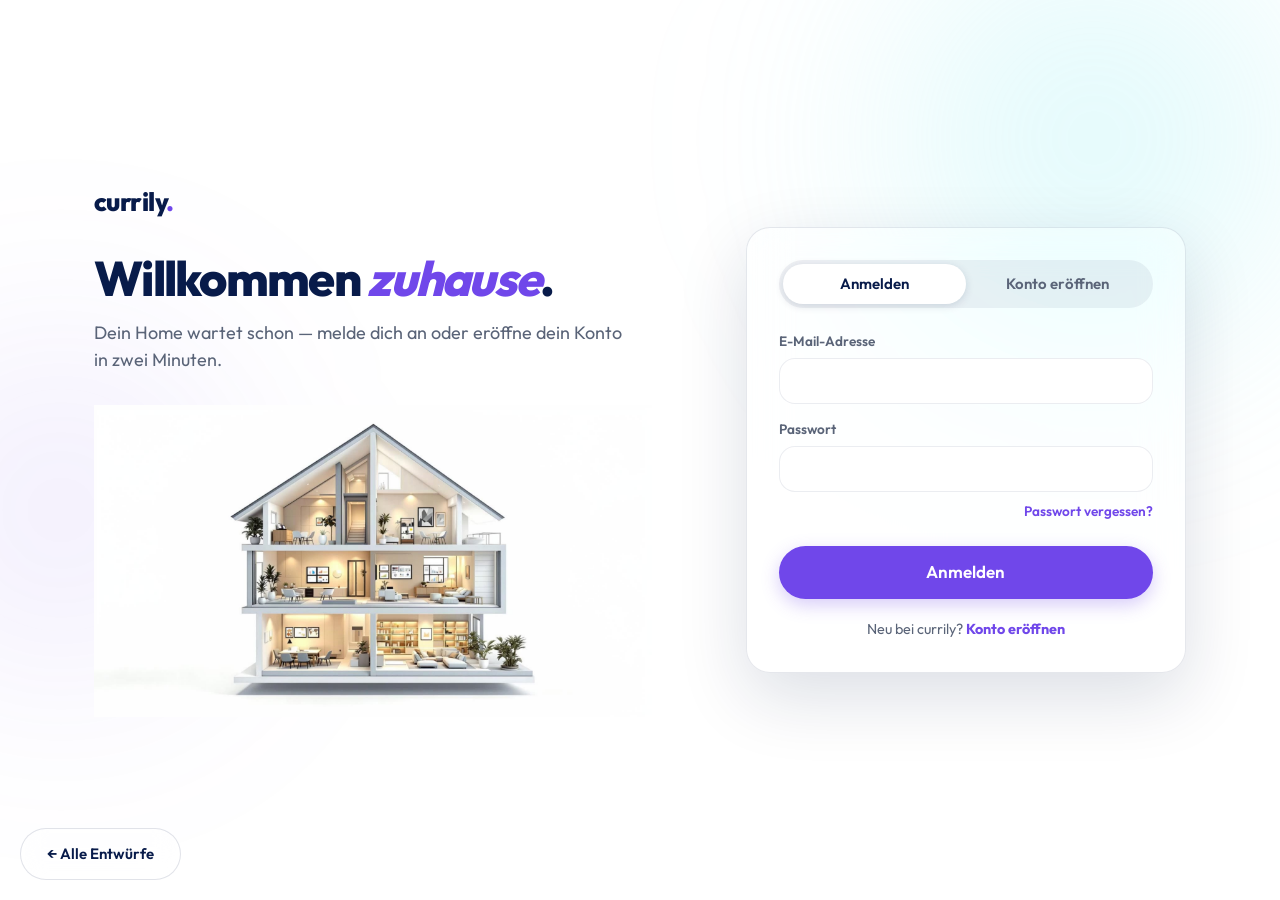
<file: anmeldung-a-haus.html>
<!doctype html>
<html lang="de">
<head>
<meta charset="utf-8">
<meta name="viewport" content="width=device-width, initial-scale=1">
<title>currily — Anmelden · Entwurf A: Schwebendes Haus</title>
<link rel="preconnect" href="https://fonts.googleapis.com">
<link rel="preconnect" href="https://fonts.gstatic.com" crossorigin>
<link href="https://fonts.googleapis.com/css2?family=Outfit:ital,wght@0,400;0,500;0,600;0,700;0,800;1,700&display=swap" rel="stylesheet">
<link rel="stylesheet" href="plattform.css?v=2">
<style>
  /* Entwurf A: Begrüßung + schwebendes Haus links, Glas-Karte rechts */
  .szene{position:relative;z-index:1;min-height:100svh;max-width:1140px;margin:0 auto;
    display:grid;grid-template-columns:1.15fr 1fr;gap:var(--space-12);align-items:center;
    padding:var(--space-10) var(--space-6)}
  .gruss{animation:grussAuf .9s var(--ease-default) both}
  .gruss .logo{font-size:26px}
  .gruss h1{margin-top:var(--space-8);font-size:clamp(34px,3.8vw,50px);line-height:1.05;letter-spacing:-.035em;font-weight:800}
  .gruss h1 em{font-style:italic;color:var(--purple)}
  .gruss .sub{margin-top:var(--space-4);font-size:18px;color:var(--grey);max-width:44ch}
  .gruss img{display:block;width:100%;height:auto;margin-top:var(--space-8);
    mix-blend-mode:multiply;pointer-events:none;-webkit-user-select:none;user-select:none}
  @keyframes grussAuf{from{opacity:0;transform:translateY(14px)}to{opacity:1;transform:none}}

  .an-karte{width:100%;max-width:440px;justify-self:end;padding:var(--space-8);
    animation:karteAn .9s var(--ease-default) .15s both}
  @keyframes karteAn{from{opacity:0;transform:translateY(18px) scale(.985)}to{opacity:1;transform:none}}

  /* Umschalter Anmelden / Konto eröffnen */
  .an-seg{position:relative;display:grid;grid-template-columns:1fr 1fr;gap:0;
    background:rgba(8,27,74,.06);border-radius:var(--radius-full);padding:4px;margin-bottom:var(--space-6)}
  .an-seg-pill{position:absolute;top:4px;left:4px;bottom:4px;width:calc(50% - 4px);
    background:#fff;border-radius:var(--radius-full);box-shadow:0 2px 8px rgba(8,27,74,.14);
    transition:transform var(--dur-normal) var(--ease-spring)}
  .an-seg.registrieren .an-seg-pill{transform:translateX(100%)}
  .an-seg button{position:relative;z-index:1;min-height:40px;border:0;background:transparent;cursor:pointer;
    font:inherit;font-size:15px;font-weight:600;color:var(--grey);border-radius:var(--radius-full);
    transition:color var(--dur-fast) var(--ease-default)}
  .an-seg button[aria-selected="true"]{color:var(--ink)}

  /* Formulare */
  [hidden]{display:none!important}
  .an-form{display:flex;flex-direction:column;gap:var(--space-4)}
  .an-feld{display:flex;flex-direction:column;gap:6px}
  .an-label{color:var(--grey);font-size:.85rem;font-weight:600}
  .an-label small{font-weight:500;color:var(--grey)}
  .an-input{width:100%;min-height:46px;padding:0 var(--space-4);border:1px solid var(--line);
    border-radius:var(--radius-lg);background:var(--bg);color:var(--ink);font:inherit;
    transition:border-color var(--dur-fast) var(--ease-default),box-shadow var(--dur-fast) var(--ease-default)}
  .an-input:hover{border-color:rgba(8,27,74,.16)}
  .an-input:focus{outline:none;border-color:var(--purple);box-shadow:0 0 0 3px rgba(112,71,234,.15)}
  .an-namen{display:grid;grid-template-columns:1fr 1fr;gap:var(--space-3)}
  .an-vergessen{align-self:flex-end;margin-top:-6px;border:0;background:none;padding:0;cursor:pointer;
    font:inherit;font-size:.85rem;font-weight:600;color:var(--purple)}
  .an-hinweis{font-size:.85rem;color:var(--grey);text-align:center}
  .an-check{display:flex;gap:var(--space-3);align-items:flex-start;cursor:pointer;
    font-size:.88rem;line-height:1.45;color:var(--grey)}
  .an-check input{width:20px;height:20px;margin-top:1px;accent-color:var(--purple);flex:0 0 auto}
  .an-check a{color:var(--purple);font-weight:600;text-decoration:underline}
  .an-cta{width:100%;margin-top:var(--space-2)}
  .an-cta[disabled]{opacity:.45;pointer-events:none}
  .an-wechsel{margin-top:var(--space-5);text-align:center;font-size:.9rem;color:var(--grey)}
  .an-wechsel button{border:0;background:none;padding:0;cursor:pointer;
    font:inherit;font-size:.9rem;font-weight:700;color:var(--purple)}

  .zurueck{position:fixed;left:20px;bottom:20px;z-index:10}
  body.geht-rein .szene{opacity:0;transform:scale(.985);transition:opacity .5s var(--ease-default),transform .5s var(--ease-default)}

  @media (max-width:900px){
    .szene{grid-template-columns:1fr;gap:var(--space-8);padding:var(--space-8) var(--space-5)}
    .gruss h1{margin-top:var(--space-6)}
    .gruss img{max-width:440px;margin:var(--space-6) auto 0}
    .an-karte{justify-self:stretch;max-width:none;padding:var(--space-6)}
  }
  @media (max-width:700px){
    .zurueck{position:static;display:flex;width:max-content;margin:var(--space-2) auto var(--space-8)}
  }
</style>
</head>
<body>
<div class="aurora" aria-hidden="true"><i></i><i></i></div>

<main>
  <div class="szene">
    <section class="gruss">
      <a class="logo" href="anmeldung-varianten.html" aria-label="currily">currily<span>.</span></a>
      <h1>Willkommen <em>zuhause</em>.</h1>
      <p class="sub">Dein Home wartet schon — melde dich an oder eröffne dein Konto in zwei Minuten.</p>
      <img src="anflug/frame_110.jpg" alt="" width="1792" height="1000">
    </section>

    <section class="an-karte glass" aria-label="Anmelden oder Konto eröffnen">
      <div class="an-seg" role="tablist" aria-label="Anmelden oder Konto eröffnen">
        <span class="an-seg-pill" aria-hidden="true"></span>
        <button type="button" role="tab" id="tab-anmelden" aria-selected="true" aria-controls="form-anmelden">Anmelden</button>
        <button type="button" role="tab" id="tab-registrieren" aria-selected="false" aria-controls="form-registrieren">Konto eröffnen</button>
      </div>

      <form class="an-form" id="form-anmelden" aria-labelledby="tab-anmelden">
        <div class="an-feld">
          <label class="an-label" for="an-mail">E-Mail-Adresse</label>
          <input class="an-input" id="an-mail" type="email" autocomplete="email" required>
        </div>
        <div class="an-feld">
          <label class="an-label" for="an-pass">Passwort</label>
          <input class="an-input" id="an-pass" type="password" autocomplete="current-password" required>
        </div>
        <button type="button" class="an-vergessen">Passwort vergessen?</button>
        <p class="an-hinweis an-vergessen-hinweis" role="status" hidden>Demo — jedes Passwort funktioniert, melde dich einfach an.</p>
        <button class="btn btn-primary an-cta" type="submit">Anmelden</button>
      </form>

      <form class="an-form" id="form-registrieren" aria-labelledby="tab-registrieren" hidden>
        <div class="an-namen">
          <div class="an-feld">
            <label class="an-label" for="neu-vorname">Vorname</label>
            <input class="an-input" id="neu-vorname" type="text" autocomplete="given-name" required>
          </div>
          <div class="an-feld">
            <label class="an-label" for="neu-nachname">Nachname</label>
            <input class="an-input" id="neu-nachname" type="text" autocomplete="family-name" required>
          </div>
        </div>
        <div class="an-feld">
          <label class="an-label" for="neu-mail">E-Mail-Adresse</label>
          <input class="an-input" id="neu-mail" type="email" autocomplete="email" required>
        </div>
        <div class="an-feld">
          <label class="an-label" for="neu-pass">Passwort <small>· mindestens 8 Zeichen</small></label>
          <input class="an-input" id="neu-pass" type="password" minlength="8" autocomplete="new-password" required>
        </div>
        <label class="an-check">
          <input type="checkbox">
          <span>Ich habe die <a href="#">Risikohinweise</a> gelesen und akzeptiere die <a href="#">AGB</a>. Ein Totalverlust des eingesetzten Kapitals ist möglich.</span>
        </label>
        <button class="btn btn-primary an-cta" type="submit" disabled>Konto eröffnen</button>
      </form>

      <p class="an-wechsel"><span>Neu bei currily?</span> <button type="button">Konto eröffnen</button></p>
    </section>
  </div>
</main>

<a class="btn btn-glass btn-small zurueck" href="anmeldung-varianten.html">← Alle Entwürfe</a>

<script>
(function(){
  'use strict';
  var seg = document.querySelector('.an-seg');
  var tabAn = document.getElementById('tab-anmelden');
  var tabNeu = document.getElementById('tab-registrieren');
  var formAn = document.getElementById('form-anmelden');
  var formNeu = document.getElementById('form-registrieren');
  var wechsel = document.querySelector('.an-wechsel');
  var wechselText = wechsel.querySelector('span');
  var wechselBtn = wechsel.querySelector('button');

  function zeige(neu){
    seg.classList.toggle('registrieren', neu);
    tabAn.setAttribute('aria-selected', String(!neu));
    tabNeu.setAttribute('aria-selected', String(neu));
    formAn.hidden = neu;
    formNeu.hidden = !neu;
    wechselText.textContent = neu ? 'Schon ein Konto?' : 'Neu bei currily?';
    wechselBtn.textContent = neu ? 'Anmelden' : 'Konto eröffnen';
    history.replaceState(null, '', neu ? '#registrieren' : location.pathname);
  }
  tabAn.addEventListener('click', function(){ zeige(false); });
  tabNeu.addEventListener('click', function(){ zeige(true); });
  wechselBtn.addEventListener('click', function(){ zeige(formNeu.hidden); });
  if (location.hash === '#registrieren') zeige(true);

  var vergessen = document.querySelector('.an-vergessen');
  var vergessenHinweis = document.querySelector('.an-vergessen-hinweis');
  vergessen.addEventListener('click', function(){ vergessenHinweis.hidden = false; });

  var haken = formNeu.querySelector('input[type=checkbox]');
  var ctaNeu = formNeu.querySelector('.an-cta');
  haken.addEventListener('change', function(){ ctaNeu.disabled = !haken.checked; });

  [formAn, formNeu].forEach(function(f){
    f.addEventListener('submit', function(e){
      e.preventDefault();
      var b = f.querySelector('.an-cta');
      b.disabled = true;
      b.textContent = 'Einen Moment…';
      document.body.classList.add('geht-rein');
      setTimeout(function(){ location.href = 'home.html'; }, 650);
    });
  });
})();
</script>
</body>
</html>
</file>
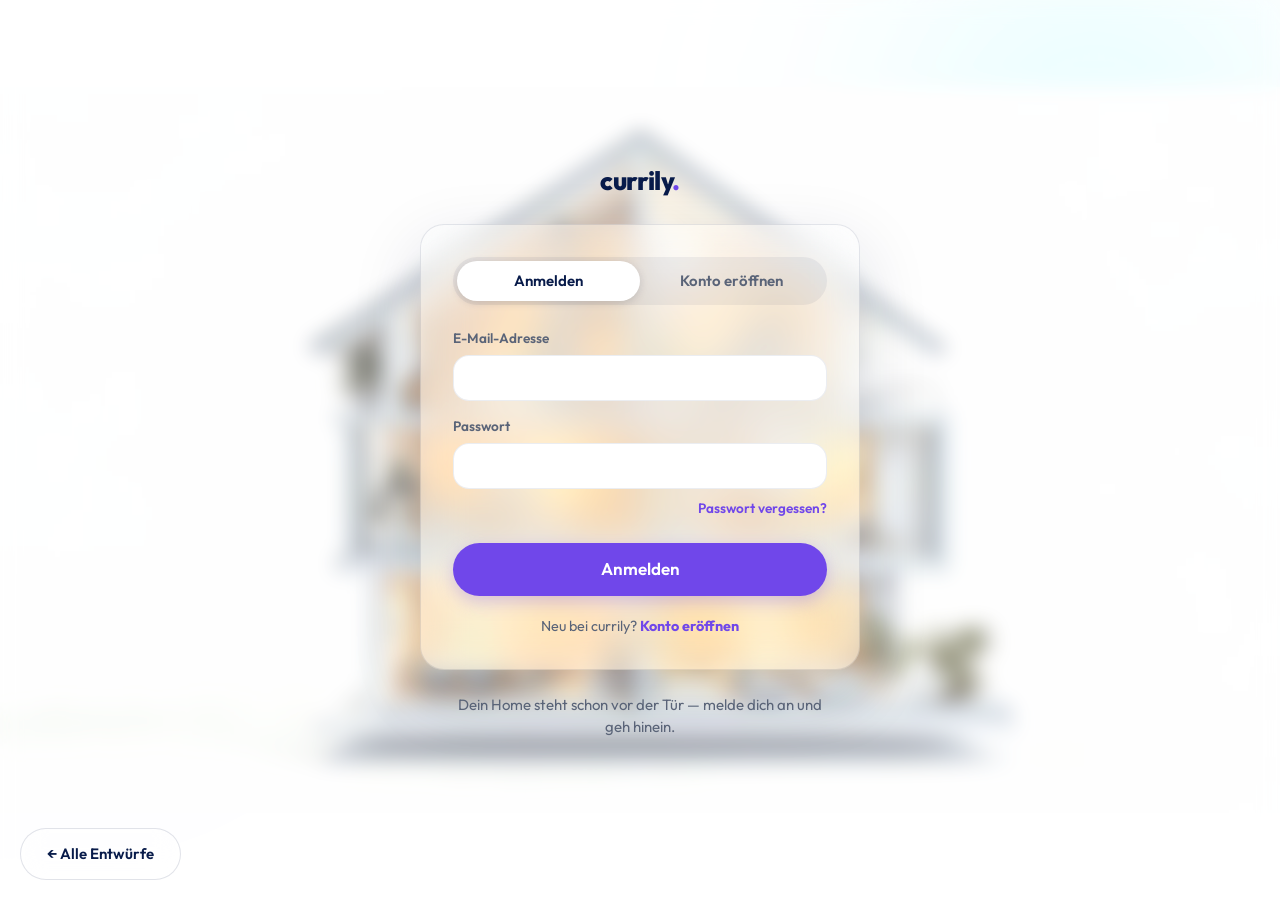
<file: anmeldung-b-tuer.html>
<!doctype html>
<html lang="de">
<head>
<meta charset="utf-8">
<meta name="viewport" content="width=device-width, initial-scale=1">
<title>currily — Anmelden · Entwurf B: Vor der Tür</title>
<link rel="preconnect" href="https://fonts.googleapis.com">
<link rel="preconnect" href="https://fonts.gstatic.com" crossorigin>
<link href="https://fonts.googleapis.com/css2?family=Outfit:ital,wght@0,400;0,500;0,600;0,700;0,800;1,700&display=swap" rel="stylesheet">
<link rel="stylesheet" href="plattform.css?v=2">
<style>
  /* Entwurf B: das Home steht groß hinter Milchglas — beim Anmelden öffnet sich die Tür */
  .haus-hinten{position:fixed;inset:0;z-index:0;display:flex;align-items:center;justify-content:center;overflow:hidden}
  .haus-hinten img{width:min(1300px,135vw);height:auto;mix-blend-mode:multiply;
    transition:transform .7s var(--ease-default)}
  .milchglas{position:fixed;inset:0;z-index:1;background:rgba(255,255,255,.44);
    backdrop-filter:blur(10px) saturate(160%);-webkit-backdrop-filter:blur(10px) saturate(160%);
    transition:opacity .6s var(--ease-default)}
  body.geht-rein .milchglas{opacity:0}
  body.geht-rein .haus-hinten img{transform:scale(1.05)}
  body.geht-rein .buehne{opacity:0;transform:translateY(-8px);
    transition:opacity .45s var(--ease-default),transform .45s var(--ease-default)}

  .buehne{position:relative;z-index:2;min-height:100svh;display:flex;flex-direction:column;
    align-items:center;justify-content:center;gap:var(--space-6);padding:var(--space-10) var(--space-5)}
  .buehne .logo{font-size:26px;animation:auftauchen .8s var(--ease-default) both}
  @keyframes auftauchen{from{opacity:0;transform:translateY(10px)}to{opacity:1;transform:none}}

  .an-karte{width:100%;max-width:440px;padding:var(--space-8);
    animation:karteAn .8s var(--ease-default) .12s both}
  @keyframes karteAn{from{opacity:0;transform:translateY(16px) scale(.985)}to{opacity:1;transform:none}}
  .an-claim{text-align:center;font-size:15px;color:var(--grey);max-width:38ch;
    animation:auftauchen .8s var(--ease-default) .2s both}

  /* Umschalter Anmelden / Konto eröffnen */
  .an-seg{position:relative;display:grid;grid-template-columns:1fr 1fr;gap:0;
    background:rgba(8,27,74,.06);border-radius:var(--radius-full);padding:4px;margin-bottom:var(--space-6)}
  .an-seg-pill{position:absolute;top:4px;left:4px;bottom:4px;width:calc(50% - 4px);
    background:#fff;border-radius:var(--radius-full);box-shadow:0 2px 8px rgba(8,27,74,.14);
    transition:transform var(--dur-normal) var(--ease-spring)}
  .an-seg.registrieren .an-seg-pill{transform:translateX(100%)}
  .an-seg button{position:relative;z-index:1;min-height:40px;border:0;background:transparent;cursor:pointer;
    font:inherit;font-size:15px;font-weight:600;color:var(--grey);border-radius:var(--radius-full);
    transition:color var(--dur-fast) var(--ease-default)}
  .an-seg button[aria-selected="true"]{color:var(--ink)}

  /* Formulare */
  [hidden]{display:none!important}
  .an-form{display:flex;flex-direction:column;gap:var(--space-4)}
  .an-feld{display:flex;flex-direction:column;gap:6px}
  .an-label{color:var(--grey);font-size:.85rem;font-weight:600}
  .an-label small{font-weight:500;color:var(--grey)}
  .an-input{width:100%;min-height:46px;padding:0 var(--space-4);border:1px solid var(--line);
    border-radius:var(--radius-lg);background:var(--bg);color:var(--ink);font:inherit;
    transition:border-color var(--dur-fast) var(--ease-default),box-shadow var(--dur-fast) var(--ease-default)}
  .an-input:hover{border-color:rgba(8,27,74,.16)}
  .an-input:focus{outline:none;border-color:var(--purple);box-shadow:0 0 0 3px rgba(112,71,234,.15)}
  .an-namen{display:grid;grid-template-columns:1fr 1fr;gap:var(--space-3)}
  .an-vergessen{align-self:flex-end;margin-top:-6px;border:0;background:none;padding:0;cursor:pointer;
    font:inherit;font-size:.85rem;font-weight:600;color:var(--purple)}
  .an-hinweis{font-size:.85rem;color:var(--grey);text-align:center}
  .an-check{display:flex;gap:var(--space-3);align-items:flex-start;cursor:pointer;
    font-size:.88rem;line-height:1.45;color:var(--grey)}
  .an-check input{width:20px;height:20px;margin-top:1px;accent-color:var(--purple);flex:0 0 auto}
  .an-check a{color:var(--purple);font-weight:600;text-decoration:underline}
  .an-cta{width:100%;margin-top:var(--space-2)}
  .an-cta[disabled]{opacity:.45;pointer-events:none}
  .an-wechsel{margin-top:var(--space-5);text-align:center;font-size:.9rem;color:var(--grey)}
  .an-wechsel button{border:0;background:none;padding:0;cursor:pointer;
    font:inherit;font-size:.9rem;font-weight:700;color:var(--purple)}

  .zurueck{position:fixed;left:20px;bottom:20px;z-index:10}

  @media (max-width:700px){
    .an-karte{padding:var(--space-6)}
    .haus-hinten img{width:230vw}
  }
  @media (max-width:700px){
    .zurueck{position:static;display:flex;width:max-content;margin:var(--space-2) auto var(--space-8)}
  }
</style>
</head>
<body>
<div class="aurora" aria-hidden="true"><i></i><i></i></div>
<div class="haus-hinten" aria-hidden="true"><img src="anflug/frame_110.jpg" alt="" width="1792" height="1000"></div>
<div class="milchglas" aria-hidden="true"></div>

<main>
  <div class="buehne">
    <a class="logo" href="anmeldung-varianten.html" aria-label="currily">currily<span>.</span></a>

    <section class="an-karte glass" aria-label="Anmelden oder Konto eröffnen">
      <div class="an-seg" role="tablist" aria-label="Anmelden oder Konto eröffnen">
        <span class="an-seg-pill" aria-hidden="true"></span>
        <button type="button" role="tab" id="tab-anmelden" aria-selected="true" aria-controls="form-anmelden">Anmelden</button>
        <button type="button" role="tab" id="tab-registrieren" aria-selected="false" aria-controls="form-registrieren">Konto eröffnen</button>
      </div>

      <form class="an-form" id="form-anmelden" aria-labelledby="tab-anmelden">
        <div class="an-feld">
          <label class="an-label" for="an-mail">E-Mail-Adresse</label>
          <input class="an-input" id="an-mail" type="email" autocomplete="email" required>
        </div>
        <div class="an-feld">
          <label class="an-label" for="an-pass">Passwort</label>
          <input class="an-input" id="an-pass" type="password" autocomplete="current-password" required>
        </div>
        <button type="button" class="an-vergessen">Passwort vergessen?</button>
        <p class="an-hinweis an-vergessen-hinweis" role="status" hidden>Demo — jedes Passwort funktioniert, melde dich einfach an.</p>
        <button class="btn btn-primary an-cta" type="submit">Anmelden</button>
      </form>

      <form class="an-form" id="form-registrieren" aria-labelledby="tab-registrieren" hidden>
        <div class="an-namen">
          <div class="an-feld">
            <label class="an-label" for="neu-vorname">Vorname</label>
            <input class="an-input" id="neu-vorname" type="text" autocomplete="given-name" required>
          </div>
          <div class="an-feld">
            <label class="an-label" for="neu-nachname">Nachname</label>
            <input class="an-input" id="neu-nachname" type="text" autocomplete="family-name" required>
          </div>
        </div>
        <div class="an-feld">
          <label class="an-label" for="neu-mail">E-Mail-Adresse</label>
          <input class="an-input" id="neu-mail" type="email" autocomplete="email" required>
        </div>
        <div class="an-feld">
          <label class="an-label" for="neu-pass">Passwort <small>· mindestens 8 Zeichen</small></label>
          <input class="an-input" id="neu-pass" type="password" minlength="8" autocomplete="new-password" required>
        </div>
        <label class="an-check">
          <input type="checkbox">
          <span>Ich habe die <a href="#">Risikohinweise</a> gelesen und akzeptiere die <a href="#">AGB</a>. Ein Totalverlust des eingesetzten Kapitals ist möglich.</span>
        </label>
        <button class="btn btn-primary an-cta" type="submit" disabled>Konto eröffnen</button>
      </form>

      <p class="an-wechsel"><span>Neu bei currily?</span> <button type="button">Konto eröffnen</button></p>
    </section>

    <p class="an-claim">Dein Home steht schon vor der Tür — melde dich an und geh hinein.</p>
  </div>
</main>

<a class="btn btn-glass btn-small zurueck" href="anmeldung-varianten.html">← Alle Entwürfe</a>

<script>
(function(){
  'use strict';
  var seg = document.querySelector('.an-seg');
  var tabAn = document.getElementById('tab-anmelden');
  var tabNeu = document.getElementById('tab-registrieren');
  var formAn = document.getElementById('form-anmelden');
  var formNeu = document.getElementById('form-registrieren');
  var wechsel = document.querySelector('.an-wechsel');
  var wechselText = wechsel.querySelector('span');
  var wechselBtn = wechsel.querySelector('button');

  function zeige(neu){
    seg.classList.toggle('registrieren', neu);
    tabAn.setAttribute('aria-selected', String(!neu));
    tabNeu.setAttribute('aria-selected', String(neu));
    formAn.hidden = neu;
    formNeu.hidden = !neu;
    wechselText.textContent = neu ? 'Schon ein Konto?' : 'Neu bei currily?';
    wechselBtn.textContent = neu ? 'Anmelden' : 'Konto eröffnen';
    history.replaceState(null, '', neu ? '#registrieren' : location.pathname);
  }
  tabAn.addEventListener('click', function(){ zeige(false); });
  tabNeu.addEventListener('click', function(){ zeige(true); });
  wechselBtn.addEventListener('click', function(){ zeige(formNeu.hidden); });
  if (location.hash === '#registrieren') zeige(true);

  var vergessen = document.querySelector('.an-vergessen');
  var vergessenHinweis = document.querySelector('.an-vergessen-hinweis');
  vergessen.addEventListener('click', function(){ vergessenHinweis.hidden = false; });

  var haken = formNeu.querySelector('input[type=checkbox]');
  var ctaNeu = formNeu.querySelector('.an-cta');
  haken.addEventListener('change', function(){ ctaNeu.disabled = !haken.checked; });

  [formAn, formNeu].forEach(function(f){
    f.addEventListener('submit', function(e){
      e.preventDefault();
      var b = f.querySelector('.an-cta');
      b.disabled = true;
      b.textContent = 'Einen Moment…';
      document.body.classList.add('geht-rein');
      setTimeout(function(){ location.href = 'home.html'; }, 750);
    });
  });
})();
</script>
</body>
</html>
</file>
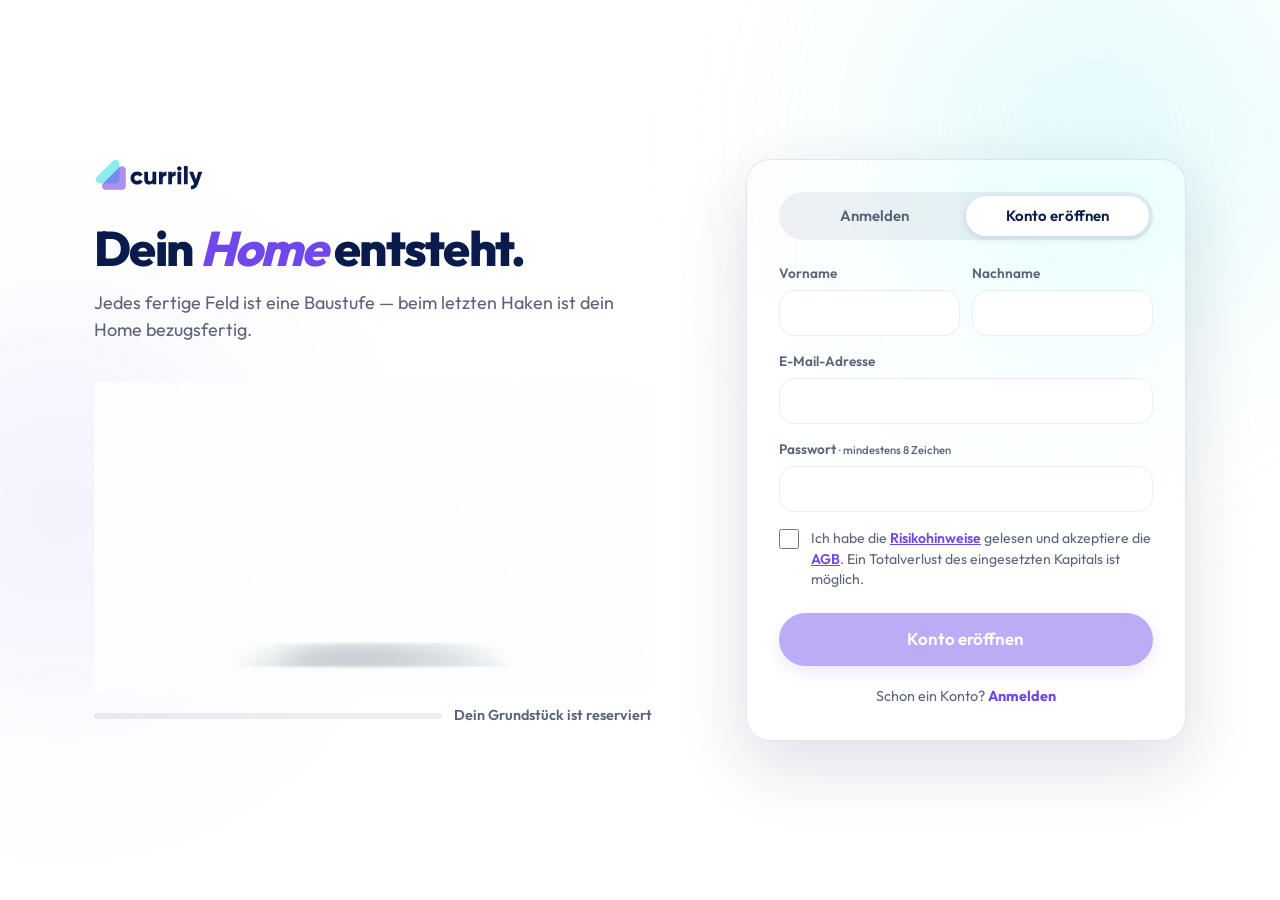
<file: anmeldung-c-aufbau.html>
<!doctype html>
<html lang="de">
<head>
<meta charset="utf-8">
<meta name="viewport" content="width=device-width, initial-scale=1">
<title>currily — Anmelden · Entwurf C: Dein Home entsteht</title>
<link rel="preconnect" href="https://fonts.googleapis.com">
<link rel="preconnect" href="https://fonts.gstatic.com" crossorigin>
<link href="https://fonts.googleapis.com/css2?family=Outfit:ital,wght@0,400;0,500;0,600;0,700;0,800;1,700&display=swap" rel="stylesheet">
<link rel="stylesheet" href="plattform.css?v=3">
<style>
  /* Entwurf C: jedes fertige Feld ist eine echte Baustufe — die Stufen sitzen auf den
     Phasen des Aufbau-Films (Bodenplatte ~10%, EG ~24%, 2. Etage ~44%, Dach ~62%, fertig 100%).
     Ein Feld zählt erst, wenn es gültig ist — nicht beim ersten Buchstaben.
     Nach Anmelden/Bestätigen wächst das Haus an die Stelle, wo es im Home steht,
     die Anmelde-Oberfläche wird weggedrückt — der Aufbau-Film läuft nicht doppelt. */
  .szene{position:relative;z-index:1;min-height:100svh;max-width:1140px;margin:0 auto;
    display:grid;grid-template-columns:1.15fr 1fr;grid-template-areas:"kopf karte" "buehne karte";
    align-content:center;column-gap:var(--space-12);row-gap:0;
    padding:var(--space-10) var(--space-6)}
  .baustelle{grid-area:kopf;animation:grussAuf .9s var(--ease-default) both}
  .baustelle .logo{font-size:26px}
  .baustelle .logo img{height:32px}
  .baustelle h1{margin-top:var(--space-8);font-size:clamp(34px,3.8vw,50px);line-height:1.05;letter-spacing:-.035em;font-weight:800}
  .baustelle h1 em{font-style:italic;color:var(--purple)}
  .baustelle .sub{margin-top:var(--space-4);font-size:18px;color:var(--grey);max-width:44ch}
  @keyframes grussAuf{from{opacity:0;transform:translateY(14px)}to{opacity:1;transform:none}}

  .bau-buehne{grid-area:buehne;animation:grussAuf .9s var(--ease-default) both}
  .bau-buehne canvas{display:block;width:100%;aspect-ratio:1792/1000;margin-top:var(--space-6);
    mix-blend-mode:multiply;pointer-events:none}
  .bau-buehne.fertig canvas{animation:bauPop .6s var(--ease-spring)}
  @keyframes bauPop{0%{transform:scale(1)}45%{transform:scale(1.02)}100%{transform:scale(1)}}
  .baustand{margin-top:var(--space-3);font-size:.9rem;font-weight:600;color:var(--grey);
    display:flex;align-items:center;gap:var(--space-3)}
  .baustand .balken{flex:1;height:6px;border-radius:var(--radius-full);background:rgba(8,27,74,.08);overflow:hidden}
  .baustand .balken i{display:block;height:100%;width:0;border-radius:var(--radius-full);
    background:linear-gradient(90deg,var(--aqua),var(--purple));
    transition:width .5s var(--ease-default)}
  .baustand-text{transition:color var(--dur-fast) var(--ease-default)}
  .bau-buehne.fertig .baustand-text{color:var(--money)}
  .bau-buehne.fertig .balken i{background:var(--money)}

  .an-karte{grid-area:karte;width:100%;max-width:440px;justify-self:end;align-self:center;padding:var(--space-8);
    animation:karteAn .9s var(--ease-default) .15s both}
  @keyframes karteAn{from{opacity:0;transform:translateY(18px) scale(.985)}to{opacity:1;transform:none}}

  /* Umschalter Anmelden / Konto eröffnen */
  .an-seg{position:relative;display:grid;grid-template-columns:1fr 1fr;gap:0;
    background:rgba(8,27,74,.06);border-radius:var(--radius-full);padding:4px;margin-bottom:var(--space-6)}
  .an-seg-pill{position:absolute;top:4px;left:4px;bottom:4px;width:calc(50% - 4px);
    background:#fff;border-radius:var(--radius-full);box-shadow:0 2px 8px rgba(8,27,74,.14);
    transition:transform var(--dur-normal) var(--ease-spring)}
  .an-seg.registrieren .an-seg-pill{transform:translateX(100%)}
  .an-seg button{position:relative;z-index:1;min-height:40px;border:0;background:transparent;cursor:pointer;
    font:inherit;font-size:15px;font-weight:600;color:var(--grey);border-radius:var(--radius-full);
    transition:color var(--dur-fast) var(--ease-default)}
  .an-seg button[aria-selected="true"]{color:var(--ink)}

  /* Formulare */
  [hidden]{display:none!important}
  .an-form{display:flex;flex-direction:column;gap:var(--space-4)}
  .an-feld{display:flex;flex-direction:column;gap:6px}
  .an-label{color:var(--grey);font-size:.85rem;font-weight:600}
  .an-label small{font-weight:500;color:var(--grey)}
  .an-input{width:100%;min-height:46px;padding:0 var(--space-4);border:1px solid var(--line);
    border-radius:var(--radius-lg);background:var(--bg);color:var(--ink);font:inherit;
    transition:border-color var(--dur-fast) var(--ease-default),box-shadow var(--dur-fast) var(--ease-default)}
  .an-input:hover{border-color:rgba(8,27,74,.16)}
  .an-input:focus{outline:none;border-color:var(--purple);box-shadow:0 0 0 3px rgba(112,71,234,.15)}
  .an-namen{display:grid;grid-template-columns:1fr 1fr;gap:var(--space-3)}
  .an-vergessen{align-self:flex-end;margin-top:-6px;border:0;background:none;padding:0;cursor:pointer;
    font:inherit;font-size:.85rem;font-weight:600;color:var(--purple)}
  .an-hinweis{font-size:.85rem;color:var(--grey);text-align:center}
  .an-check{display:flex;gap:var(--space-3);align-items:flex-start;cursor:pointer;
    font-size:.88rem;line-height:1.45;color:var(--grey)}
  .an-check input{width:20px;height:20px;margin-top:1px;accent-color:var(--purple);flex:0 0 auto}
  .an-check a{color:var(--purple);font-weight:600;text-decoration:underline}
  .an-cta{width:100%;margin-top:var(--space-2)}
  .an-cta[disabled]{opacity:.45;pointer-events:none}
  .an-wechsel{margin-top:var(--space-5);text-align:center;font-size:.9rem;color:var(--grey)}
  .an-wechsel button{border:0;background:none;padding:0;cursor:pointer;
    font:inherit;font-size:.9rem;font-weight:700;color:var(--purple)}

  /* E-Mail bestätigen: sitzt exakt an der Stelle des Registrierungsformulars */
  .an-code-text{font-size:.95rem;line-height:1.5;color:var(--grey)}
  .an-code-text b{color:var(--ink)}
  .an-code-input{letter-spacing:.35em;font-weight:700;font-size:20px;text-align:center;
    font-variant-numeric:tabular-nums}
  .an-nochmal{border:0;background:none;padding:0;cursor:pointer;align-self:center;
    font:inherit;font-size:.85rem;font-weight:600;color:var(--purple)}

  /* Einzug: Haus wächst in die Home-Position, der Rest wird weggedrückt.
     animation:none ist Pflicht — die Einschwebe-Animationen (fill:both) würden
     sonst ihre End-Deckkraft festhalten und die Ausblendung übersteuern */
  body.geht-rein .baustelle,body.geht-rein .baustand{opacity:0;animation:none;
    transition:opacity .45s var(--ease-default)}
  body.geht-rein .an-karte{opacity:0;transform:translateX(48px);animation:none;
    transition:opacity .5s var(--ease-default),transform .5s var(--ease-default)}
  body.geht-rein .bau-buehne{background:transparent;animation:none}

  @media (max-width:900px){
    .szene{grid-template-columns:1fr;grid-template-areas:"kopf" "buehne" "karte";
      gap:0;padding:var(--space-8) var(--space-5)}
    .baustelle h1{margin-top:var(--space-6)}
    /* Die Bau-Bühne bleibt beim Tippen oben im Bild kleben — sonst baut das Haus
       unsichtbar hinter der Tastatur */
    .bau-buehne{position:sticky;top:0;z-index:5;padding:var(--space-2) 0 var(--space-3);
      background:rgba(255,255,255,.9);
      backdrop-filter:blur(10px) saturate(160%);-webkit-backdrop-filter:blur(10px) saturate(160%)}
    .bau-buehne canvas{max-width:330px;margin:0 auto}
    .baustand{max-width:330px;margin:var(--space-2) auto 0}
    .an-karte{justify-self:stretch;max-width:none;padding:var(--space-6);margin-top:var(--space-5)}
  }
  /* Ankunft nach dem Abmelde-Kino: aus dem Schwarz aufblenden */
  .blende{position:fixed;inset:0;z-index:999;background:#000;pointer-events:none;
    transition:opacity .45s var(--ease-default)}

  @media (prefers-reduced-motion:reduce){
    .baustand .balken i{transition:none}
    .bau-buehne.fertig canvas{animation:none}
  }
</style>
</head>
<body>
<div class="aurora" aria-hidden="true"><i></i><i></i></div>

<main>
  <div class="szene">
    <section class="baustelle">
      <span class="logo"><img src="bilder/currily-logo.svg" alt="currily"></span>
      <h1 class="bau-titel">Dein <em>Home</em> entsteht.</h1>
      <p class="sub bau-sub">Jedes fertige Feld ist eine Baustufe — beim letzten Haken ist dein Home bezugsfertig.</p>
    </section>

    <div class="bau-buehne">
      <canvas id="bau-cv" width="1792" height="1000" aria-hidden="true"></canvas>
      <p class="baustand"><span class="balken"><i></i></span><span class="baustand-text">Dein Grundstück ist reserviert</span></p>
    </div>

    <section class="an-karte glass" aria-label="Anmelden oder Konto eröffnen">
      <div class="an-seg registrieren" role="tablist" aria-label="Anmelden oder Konto eröffnen">
        <span class="an-seg-pill" aria-hidden="true"></span>
        <button type="button" role="tab" id="tab-anmelden" aria-selected="false" aria-controls="form-anmelden">Anmelden</button>
        <button type="button" role="tab" id="tab-registrieren" aria-selected="true" aria-controls="form-registrieren">Konto eröffnen</button>
      </div>

      <form class="an-form" id="form-anmelden" aria-labelledby="tab-anmelden" hidden>
        <div class="an-feld">
          <label class="an-label" for="an-mail">E-Mail-Adresse</label>
          <input class="an-input" id="an-mail" type="email" autocomplete="email" required>
        </div>
        <div class="an-feld">
          <label class="an-label" for="an-pass">Passwort</label>
          <input class="an-input" id="an-pass" type="password" autocomplete="current-password" required>
        </div>
        <button type="button" class="an-vergessen">Passwort vergessen?</button>
        <p class="an-hinweis an-vergessen-hinweis" role="status" hidden>Demo — jedes Passwort funktioniert, melde dich einfach an.</p>
        <button class="btn btn-primary an-cta" type="submit">Anmelden</button>
      </form>

      <form class="an-form" id="form-registrieren" aria-labelledby="tab-registrieren">
        <div class="an-namen">
          <div class="an-feld">
            <label class="an-label" for="neu-vorname">Vorname</label>
            <input class="an-input" id="neu-vorname" type="text" autocomplete="given-name" required>
          </div>
          <div class="an-feld">
            <label class="an-label" for="neu-nachname">Nachname</label>
            <input class="an-input" id="neu-nachname" type="text" autocomplete="family-name" required>
          </div>
        </div>
        <div class="an-feld">
          <label class="an-label" for="neu-mail">E-Mail-Adresse</label>
          <input class="an-input" id="neu-mail" type="email" autocomplete="email" required>
        </div>
        <div class="an-feld">
          <label class="an-label" for="neu-pass">Passwort <small>· mindestens 8 Zeichen</small></label>
          <input class="an-input" id="neu-pass" type="password" minlength="8" autocomplete="new-password" required>
        </div>
        <label class="an-check">
          <input type="checkbox">
          <span>Ich habe die <a href="#">Risikohinweise</a> gelesen und akzeptiere die <a href="#">AGB</a>. Ein Totalverlust des eingesetzten Kapitals ist möglich.</span>
        </label>
        <button class="btn btn-primary an-cta" type="submit" disabled>Konto eröffnen</button>
      </form>

      <form class="an-form" id="form-code" hidden>
        <p class="an-code-text">Wir haben dir einen Bestätigungscode an <b class="an-code-mail">deine E-Mail</b> geschickt.</p>
        <div class="an-feld">
          <label class="an-label" for="an-code">Bestätigungscode</label>
          <input class="an-input an-code-input" id="an-code" type="text" inputmode="numeric" maxlength="6"
            pattern="[0-9]{6}" placeholder="000000" autocomplete="one-time-code" required>
        </div>
        <p class="an-hinweis" role="status">Demo — jeder 6-stellige Code funktioniert.</p>
        <button class="btn btn-primary an-cta" type="submit">Bestätigen &amp; einziehen</button>
        <button type="button" class="an-nochmal">Angaben ändern</button>
      </form>

      <p class="an-wechsel"><span>Schon ein Konto?</span> <button type="button">Anmelden</button></p>
    </section>
  </div>
</main>


<script>
(function(){
  'use strict';
  var seg = document.querySelector('.an-seg');
  var tabAn = document.getElementById('tab-anmelden');
  var tabNeu = document.getElementById('tab-registrieren');
  var formAn = document.getElementById('form-anmelden');
  var formNeu = document.getElementById('form-registrieren');
  var formCode = document.getElementById('form-code');
  var wechsel = document.querySelector('.an-wechsel');
  var wechselText = wechsel.querySelector('span');
  var wechselBtn = wechsel.querySelector('button');
  var titel = document.querySelector('.bau-titel');
  var sub = document.querySelector('.bau-sub');
  var reduziert = matchMedia('(prefers-reduced-motion: reduce)').matches;

  function zeige(neu){
    formCode.hidden = true;
    seg.hidden = false;
    wechsel.hidden = false;
    seg.classList.toggle('registrieren', neu);
    tabAn.setAttribute('aria-selected', String(!neu));
    tabNeu.setAttribute('aria-selected', String(neu));
    formAn.hidden = neu;
    formNeu.hidden = !neu;
    titel.innerHTML = neu ? 'Dein <em>Home</em> entsteht.' : 'Willkommen <em>zuhause</em>.';
    sub.textContent = neu
      ? 'Jedes fertige Feld ist eine Baustufe — beim letzten Haken ist dein Home bezugsfertig.'
      : 'Dein Home steht schon — melde dich an und komm rein.';
    wechselText.textContent = neu ? 'Schon ein Konto?' : 'Neu bei currily?';
    wechselBtn.textContent = neu ? 'Anmelden' : 'Konto eröffnen';
    history.replaceState(null, '', neu ? location.pathname : '#anmelden');
    baustandNeu(true);
  }
  tabAn.addEventListener('click', function(){ zeige(false); });
  tabNeu.addEventListener('click', function(){ zeige(true); });
  wechselBtn.addEventListener('click', function(){ zeige(formNeu.hidden); });

  var vergessen = document.querySelector('.an-vergessen');
  var vergessenHinweis = document.querySelector('.an-vergessen-hinweis');
  vergessen.addEventListener('click', function(){ vergessenHinweis.hidden = false; });

  var haken = formNeu.querySelector('input[type=checkbox]');
  var ctaNeu = formNeu.querySelector('.an-cta');
  haken.addEventListener('change', function(){ ctaNeu.disabled = !haken.checked; baustandNeu(); });

  /* ---- Die Bau-Bühne: Baustufen sitzen auf den echten Phasen des Films ---- */
  var cv = document.getElementById('bau-cv');
  var ctx = cv.getContext('2d');

  /* Jedes 2. Bild = flüssiger Mini-Film je Baustufe (Dateien teilen sich mit home.html) */
  var NUMMERN = [];
  for (var n = 1; n <= 109; n += 2) NUMMERN.push(n);
  NUMMERN.push(110);
  var N = NUMMERN.length;
  var frames = new Array(N);
  /* Das Fertig-Bild lädt zuerst: wer anmeldet, sieht sofort das fertige Haus —
     nie ein halbes, nur weil die Dateien noch unterwegs sind */
  var reihenfolge = [N - 1, 0];
  for (var r = 1; r < N - 1; r++) reihenfolge.push(r);
  reihenfolge.forEach(function(i){
    var im = new Image();
    im.onload = function(){ if (!laeuft) male(ist); };
    im.src = 'anflug/frame_' + String(NUMMERN[i]).padStart(3, '0') + '.jpg';
    frames[i] = im;
  });

  var letzter = -1;
  function male(idx){
    idx = Math.round(idx);
    while (idx > 0 && !(frames[idx] && frames[idx].complete && frames[idx].naturalWidth)) idx--;
    var im = frames[idx];
    if (!(im && im.complete && im.naturalWidth) || idx === letzter) return;
    letzter = idx;
    ctx.clearRect(0, 0, cv.width, cv.height);
    ctx.drawImage(im, 0, 0, cv.width, cv.height);
  }
  function idxZuFrame(nr){
    var best = 0;
    for (var i = 0; i < N; i++) if (Math.abs(NUMMERN[i] - nr) < Math.abs(NUMMERN[best] - nr)) best = i;
    return best;
  }

  /* Stufe -> Filmbild + Tafeltext. Die Bilder sind auf Sicht geprüft:
     12 Bodenplatte, 26 Erdgeschoss, 48 zwei Etagen, 68 Dachstuhl, 110 fertig. */
  var STUFEN = [
    { frame: 1,   text: 'Dein Grundstück ist reserviert' },
    { frame: 12,  text: 'Bodenplatte liegt' },
    { frame: 26,  text: 'Erdgeschoss steht' },
    { frame: 48,  text: 'Zweite Etage steht' },
    { frame: 68,  text: 'Dachstuhl sitzt' },
    { frame: 110, text: 'Bezugsfertig.' }
  ];

  var felder = Array.prototype.slice.call(formNeu.querySelectorAll('.an-input'));
  var buehne = document.querySelector('.bau-buehne');
  var balken = document.querySelector('.baustand .balken i');
  var baustandText = document.querySelector('.baustand-text');

  /* Ein Feld zählt erst als Baustufe, wenn es wirklich gültig ist
     (E-Mail mit @, Passwort ab 8 Zeichen) — nicht beim ersten Buchstaben */
  function stufe(){
    if (!formCode.hidden) return STUFEN.length - 1;
    if (formNeu.hidden) return STUFEN.length - 1;
    var voll = felder.filter(function(f){ return f.value.trim() !== '' && f.checkValidity(); }).length;
    return Math.min(voll + (haken.checked ? 1 : 0), STUFEN.length - 1);
  }

  var ist = 0, ziel = 0, laeuft = false;
  function tick(){
    var schritt = 0.62; /* konstantes Bautempo: jede Stufe läuft als kurzer Filmschnipsel */
    if (ist < ziel) ist = Math.min(ziel, ist + schritt);
    else if (ist > ziel) ist = Math.max(ziel, ist - schritt);
    male(ist);
    if (ist === ziel) { laeuft = false; return; }
    requestAnimationFrame(tick);
  }
  /* sofort=true springt ohne Bau-Animation auf den Stand — beim Tab-Wechsel und
     beim Start steht das Haus einfach da; gebaut wird nur, während man tippt */
  function baustandNeu(sofort){
    var s = stufe();
    ziel = idxZuFrame(STUFEN[s].frame);
    balken.style.width = (s / (STUFEN.length - 1) * 100) + '%';
    baustandText.textContent = formNeu.hidden && formCode.hidden ? 'Dein Home steht — komm rein.' : STUFEN[s].text;
    buehne.classList.toggle('fertig', formAn.hidden && s === STUFEN.length - 1);
    if (reduziert || sofort === true) { ist = ziel; laeuft = false; male(ist); return; }
    if (!laeuft) { laeuft = true; requestAnimationFrame(tick); }
  }
  felder.forEach(function(f){
    f.addEventListener('input', function(){ baustandNeu(); });
    f.addEventListener('change', function(){ baustandNeu(); });
  });

  /* ---- Einzug: das Haus ist schon da — es wächst an seine Home-Position,
          die Anmelde-Oberfläche wird weggedrückt, der Film läuft nicht doppelt ---- */
  function einziehen(){
    document.body.classList.add('geht-rein');
    if (reduziert){ location.href = 'home.html#willkommen'; return; }
    /* Das Ziel ist nicht der Bild-Kasten des Home, sondern das HAUS darin: das Home zeigt
       haus-zoom.webp, in dem das Haus ~5,6% kleiner im Bild sitzt als im Filmbild frame_110.
       Kästen deckungsgleich = Haus springt. Deshalb wird das Haus des Filmbilds exakt auf
       das Haus des Zoom-Bilds gelegt (leicht ungleichmäßige Skalierung, 1,4% — unsichtbar).
       Haus-Boxen per Bildanalyse gemessen (frame_110: Pixel dunkler 200; haus-zoom: Alpha > 200). */
    var BILD = 1.7915;                          /* Seitenverhältnis haus-zoom.webp (5120x2858) */
    var BF = [0.2455, 0.7857, 0.062, 0.928];    /* Haus im Filmbild frame_110, relativ */
    var BZ = [0.2516, 0.7617, 0.0616, 0.8677];  /* Haus im Zoom-Bild des Home, relativ */
    var r = cv.getBoundingClientRect();
    var vw = innerWidth, vh = innerHeight;
    var mobil = vw <= 700;
    /* Bild-Kasten der .kamera im Home: Desktop width:min(1280px,96vw,(100svh-190px)*1.792)
       mittig unter 56px Kopf; mobil (<=700px) width:172vw ab y=92 (76 Kopf + 16 Abstand) */
    var W0 = mobil ? vw * 1.72 : Math.min(1280, vw * 0.96, (vh - 190) * 1.792);
    var H0 = W0 / BILD;
    var X0 = (vw - W0) / 2;
    var Y0 = mobil ? 92 : 56 + (vh - 56 - H0) / 2;
    var Wend = W0 * (BZ[1] - BZ[0]) / (BF[1] - BF[0]);
    var Hend = H0 * (BZ[3] - BZ[2]) / (BF[3] - BF[2]);
    var Xend = X0 + BZ[0] * W0 - BF[0] * Wend;
    var Yend = Y0 + BZ[2] * H0 - BF[2] * Hend;
    cv.style.position = 'fixed';
    cv.style.left = r.left + 'px';
    cv.style.top = r.top + 'px';
    cv.style.width = r.width + 'px';
    cv.style.height = r.height + 'px';
    cv.style.margin = '0';
    cv.style.zIndex = '60';
    cv.style.transformOrigin = 'top left';
    void cv.getBoundingClientRect();
    cv.style.transition = 'transform 1.05s cubic-bezier(.3,.7,.25,1)';
    cv.style.transform = 'translate(' + (Xend - r.left) + 'px,' + (Yend - r.top) + 'px) ' +
      'scale(' + (Wend / r.width) + ',' + (Hend / r.height) + ')';
    /* Weiter exakt am Ende der Bewegung — kein eingefrorener Zwischenmoment */
    var weiter = function(){
      if (weiter.war) return;
      weiter.war = true;
      location.href = 'home.html#willkommen';
    };
    cv.addEventListener('transitionend', weiter, { once: true });
    setTimeout(weiter, 1300);
  }

  formAn.addEventListener('submit', function(e){
    e.preventDefault();
    var b = formAn.querySelector('.an-cta');
    b.disabled = true; b.textContent = 'Einen Moment…';
    einziehen();
  });

  /* Registrieren: erst E-Mail bestätigen — der Schritt ersetzt das Formular an Ort und Stelle */
  formNeu.addEventListener('submit', function(e){
    e.preventDefault();
    document.querySelector('.an-code-mail').textContent = document.getElementById('neu-mail').value;
    formNeu.hidden = true;
    seg.hidden = true;
    wechsel.hidden = true;
    formCode.hidden = false;
    titel.innerHTML = 'Der <em>Schlüssel</em> liegt bereit.';
    sub.textContent = 'Bestätige deine E-Mail-Adresse — dann ziehst du ein.';
    baustandNeu();
    document.getElementById('an-code').focus();
  });
  formCode.addEventListener('submit', function(e){
    e.preventDefault();
    var b = formCode.querySelector('.an-cta');
    b.disabled = true; b.textContent = 'Einen Moment…';
    einziehen();
  });
  formCode.querySelector('.an-nochmal').addEventListener('click', function(){ zeige(true); });

  if (location.hash === '#abgemeldet'){
    /* Ankunft aus dem Abmelde-Kino: Anmelden-Tab, und die Seite blendet aus dem Schwarz auf */
    zeige(false);
    if (!reduziert){
      var blende = document.createElement('div');
      blende.className = 'blende';
      document.body.appendChild(blende);
      requestAnimationFrame(function(){ requestAnimationFrame(function(){ blende.style.opacity = '0'; }); });
      setTimeout(function(){ blende.remove(); }, 600);
    }
  }
  else if (location.hash === '#anmelden') zeige(false); else baustandNeu(true);

  /* Das große Home-Bild schon beim Tippen in den Browser-Cache holen —
     sonst kommt man im Home an, bevor das Haus dort geladen ist */
  setTimeout(function(){ new Image().src = 'bilder/haus-zoom.webp?v=2'; }, 1200);
})();
</script>
</body>
</html>
</file>
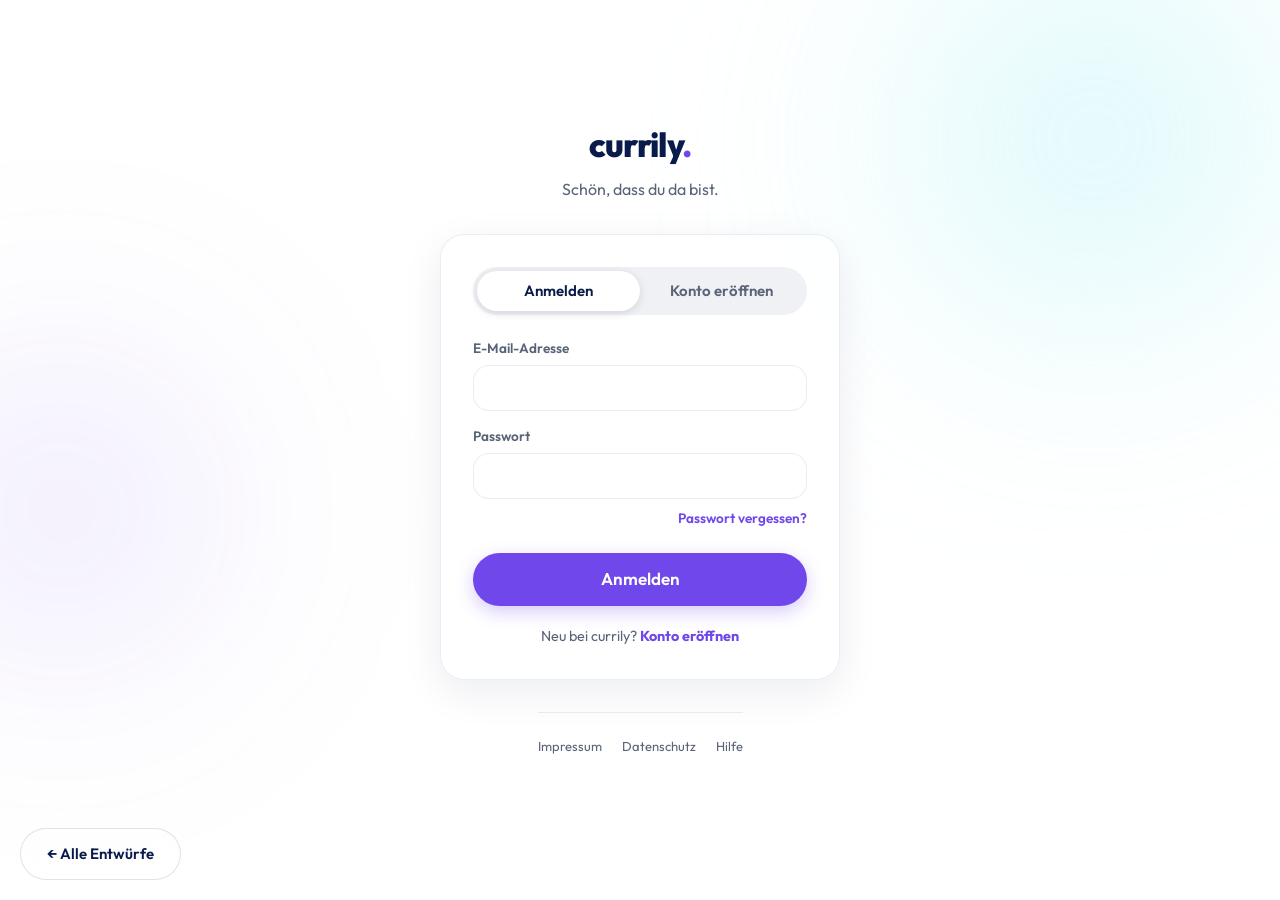
<file: anmeldung-d-pur.html>
<!doctype html>
<html lang="de">
<head>
<meta charset="utf-8">
<meta name="viewport" content="width=device-width, initial-scale=1">
<title>currily — Anmelden · Entwurf D: Pur</title>
<link rel="preconnect" href="https://fonts.googleapis.com">
<link rel="preconnect" href="https://fonts.gstatic.com" crossorigin>
<link href="https://fonts.googleapis.com/css2?family=Outfit:ital,wght@0,400;0,500;0,600;0,700;0,800;1,700&display=swap" rel="stylesheet">
<link rel="stylesheet" href="plattform.css?v=2">
<style>
  /* Entwurf D: ganz ruhig — Wortmarke, eine Karte, sonst nichts */
  .buehne{position:relative;z-index:1;min-height:100svh;display:flex;flex-direction:column;
    align-items:center;justify-content:center;gap:var(--space-8);padding:var(--space-10) var(--space-5)}
  .kopfzeile{text-align:center;animation:auftauchen .8s var(--ease-default) both}
  .kopfzeile .logo{font-size:34px}
  .kopfzeile p{margin-top:var(--space-2);font-size:16px;color:var(--grey)}
  @keyframes auftauchen{from{opacity:0;transform:translateY(10px)}to{opacity:1;transform:none}}

  .an-karte{width:100%;max-width:400px;padding:var(--space-8);
    background:rgba(255,255,255,.72);border:0.5px solid var(--line);border-radius:var(--radius-2xl);
    box-shadow:0 12px 40px rgba(8,27,74,.08);
    animation:karteAn .8s var(--ease-default) .1s both}
  @keyframes karteAn{from{opacity:0;transform:translateY(14px)}to{opacity:1;transform:none}}

  /* Umschalter Anmelden / Konto eröffnen */
  .an-seg{position:relative;display:grid;grid-template-columns:1fr 1fr;gap:0;
    background:rgba(8,27,74,.06);border-radius:var(--radius-full);padding:4px;margin-bottom:var(--space-6)}
  .an-seg-pill{position:absolute;top:4px;left:4px;bottom:4px;width:calc(50% - 4px);
    background:#fff;border-radius:var(--radius-full);box-shadow:0 2px 8px rgba(8,27,74,.14);
    transition:transform var(--dur-normal) var(--ease-spring)}
  .an-seg.registrieren .an-seg-pill{transform:translateX(100%)}
  .an-seg button{position:relative;z-index:1;min-height:40px;border:0;background:transparent;cursor:pointer;
    font:inherit;font-size:15px;font-weight:600;color:var(--grey);border-radius:var(--radius-full);
    transition:color var(--dur-fast) var(--ease-default)}
  .an-seg button[aria-selected="true"]{color:var(--ink)}

  /* Formulare */
  [hidden]{display:none!important}
  .an-form{display:flex;flex-direction:column;gap:var(--space-4)}
  .an-feld{display:flex;flex-direction:column;gap:6px}
  .an-label{color:var(--grey);font-size:.85rem;font-weight:600}
  .an-label small{font-weight:500;color:var(--grey)}
  .an-input{width:100%;min-height:46px;padding:0 var(--space-4);border:1px solid var(--line);
    border-radius:var(--radius-lg);background:var(--bg);color:var(--ink);font:inherit;
    transition:border-color var(--dur-fast) var(--ease-default),box-shadow var(--dur-fast) var(--ease-default)}
  .an-input:hover{border-color:rgba(8,27,74,.16)}
  .an-input:focus{outline:none;border-color:var(--purple);box-shadow:0 0 0 3px rgba(112,71,234,.15)}
  .an-namen{display:grid;grid-template-columns:1fr 1fr;gap:var(--space-3)}
  .an-vergessen{align-self:flex-end;margin-top:-6px;border:0;background:none;padding:0;cursor:pointer;
    font:inherit;font-size:.85rem;font-weight:600;color:var(--purple)}
  .an-hinweis{font-size:.85rem;color:var(--grey);text-align:center}
  .an-check{display:flex;gap:var(--space-3);align-items:flex-start;cursor:pointer;
    font-size:.88rem;line-height:1.45;color:var(--grey)}
  .an-check input{width:20px;height:20px;margin-top:1px;accent-color:var(--purple);flex:0 0 auto}
  .an-check a{color:var(--purple);font-weight:600;text-decoration:underline}
  .an-cta{width:100%;margin-top:var(--space-2)}
  .an-cta[disabled]{opacity:.45;pointer-events:none}
  .an-wechsel{margin-top:var(--space-5);text-align:center;font-size:.9rem;color:var(--grey)}
  .an-wechsel button{border:0;background:none;padding:0;cursor:pointer;
    font:inherit;font-size:.9rem;font-weight:700;color:var(--purple)}

  .fusszeile{display:flex;gap:var(--space-5);font-size:13px;color:var(--grey);
    animation:auftauchen .8s var(--ease-default) .2s both}
  .fusszeile a{transition:color var(--dur-fast) var(--ease-default)}
  .fusszeile a:hover{color:var(--ink)}

  .zurueck{position:fixed;left:20px;bottom:20px;z-index:10}
  body.geht-rein .buehne{opacity:0;transform:translateY(-6px);
    transition:opacity .45s var(--ease-default),transform .45s var(--ease-default)}

  @media (max-width:700px){
    .an-karte{padding:var(--space-6)}
  }
  @media (max-width:700px){
    .zurueck{position:static;display:flex;width:max-content;margin:var(--space-2) auto var(--space-8)}
  }
</style>
</head>
<body>
<div class="aurora" aria-hidden="true"><i></i><i></i></div>

<main>
  <div class="buehne">
    <header class="kopfzeile">
      <a class="logo" href="anmeldung-varianten.html" aria-label="currily">currily<span>.</span></a>
      <p>Schön, dass du da bist.</p>
    </header>

    <section class="an-karte" aria-label="Anmelden oder Konto eröffnen">
      <div class="an-seg" role="tablist" aria-label="Anmelden oder Konto eröffnen">
        <span class="an-seg-pill" aria-hidden="true"></span>
        <button type="button" role="tab" id="tab-anmelden" aria-selected="true" aria-controls="form-anmelden">Anmelden</button>
        <button type="button" role="tab" id="tab-registrieren" aria-selected="false" aria-controls="form-registrieren">Konto eröffnen</button>
      </div>

      <form class="an-form" id="form-anmelden" aria-labelledby="tab-anmelden">
        <div class="an-feld">
          <label class="an-label" for="an-mail">E-Mail-Adresse</label>
          <input class="an-input" id="an-mail" type="email" autocomplete="email" required>
        </div>
        <div class="an-feld">
          <label class="an-label" for="an-pass">Passwort</label>
          <input class="an-input" id="an-pass" type="password" autocomplete="current-password" required>
        </div>
        <button type="button" class="an-vergessen">Passwort vergessen?</button>
        <p class="an-hinweis an-vergessen-hinweis" role="status" hidden>Demo — jedes Passwort funktioniert, melde dich einfach an.</p>
        <button class="btn btn-primary an-cta" type="submit">Anmelden</button>
      </form>

      <form class="an-form" id="form-registrieren" aria-labelledby="tab-registrieren" hidden>
        <div class="an-namen">
          <div class="an-feld">
            <label class="an-label" for="neu-vorname">Vorname</label>
            <input class="an-input" id="neu-vorname" type="text" autocomplete="given-name" required>
          </div>
          <div class="an-feld">
            <label class="an-label" for="neu-nachname">Nachname</label>
            <input class="an-input" id="neu-nachname" type="text" autocomplete="family-name" required>
          </div>
        </div>
        <div class="an-feld">
          <label class="an-label" for="neu-mail">E-Mail-Adresse</label>
          <input class="an-input" id="neu-mail" type="email" autocomplete="email" required>
        </div>
        <div class="an-feld">
          <label class="an-label" for="neu-pass">Passwort <small>· mindestens 8 Zeichen</small></label>
          <input class="an-input" id="neu-pass" type="password" minlength="8" autocomplete="new-password" required>
        </div>
        <label class="an-check">
          <input type="checkbox">
          <span>Ich habe die <a href="#">Risikohinweise</a> gelesen und akzeptiere die <a href="#">AGB</a>. Ein Totalverlust des eingesetzten Kapitals ist möglich.</span>
        </label>
        <button class="btn btn-primary an-cta" type="submit" disabled>Konto eröffnen</button>
      </form>

      <p class="an-wechsel"><span>Neu bei currily?</span> <button type="button">Konto eröffnen</button></p>
    </section>

    <footer class="fusszeile">
      <a href="#">Impressum</a>
      <a href="#">Datenschutz</a>
      <a href="mailto:hilfe@currily.de">Hilfe</a>
    </footer>
  </div>
</main>

<a class="btn btn-glass btn-small zurueck" href="anmeldung-varianten.html">← Alle Entwürfe</a>

<script>
(function(){
  'use strict';
  var seg = document.querySelector('.an-seg');
  var tabAn = document.getElementById('tab-anmelden');
  var tabNeu = document.getElementById('tab-registrieren');
  var formAn = document.getElementById('form-anmelden');
  var formNeu = document.getElementById('form-registrieren');
  var wechsel = document.querySelector('.an-wechsel');
  var wechselText = wechsel.querySelector('span');
  var wechselBtn = wechsel.querySelector('button');

  function zeige(neu){
    seg.classList.toggle('registrieren', neu);
    tabAn.setAttribute('aria-selected', String(!neu));
    tabNeu.setAttribute('aria-selected', String(neu));
    formAn.hidden = neu;
    formNeu.hidden = !neu;
    wechselText.textContent = neu ? 'Schon ein Konto?' : 'Neu bei currily?';
    wechselBtn.textContent = neu ? 'Anmelden' : 'Konto eröffnen';
    history.replaceState(null, '', neu ? '#registrieren' : location.pathname);
  }
  tabAn.addEventListener('click', function(){ zeige(false); });
  tabNeu.addEventListener('click', function(){ zeige(true); });
  wechselBtn.addEventListener('click', function(){ zeige(formNeu.hidden); });
  if (location.hash === '#registrieren') zeige(true);

  var vergessen = document.querySelector('.an-vergessen');
  var vergessenHinweis = document.querySelector('.an-vergessen-hinweis');
  vergessen.addEventListener('click', function(){ vergessenHinweis.hidden = false; });

  var haken = formNeu.querySelector('input[type=checkbox]');
  var ctaNeu = formNeu.querySelector('.an-cta');
  haken.addEventListener('change', function(){ ctaNeu.disabled = !haken.checked; });

  [formAn, formNeu].forEach(function(f){
    f.addEventListener('submit', function(e){
      e.preventDefault();
      var b = f.querySelector('.an-cta');
      b.disabled = true;
      b.textContent = 'Einen Moment…';
      document.body.classList.add('geht-rein');
      setTimeout(function(){ location.href = 'home.html'; }, 650);
    });
  });
})();
</script>
</body>
</html>
</file>
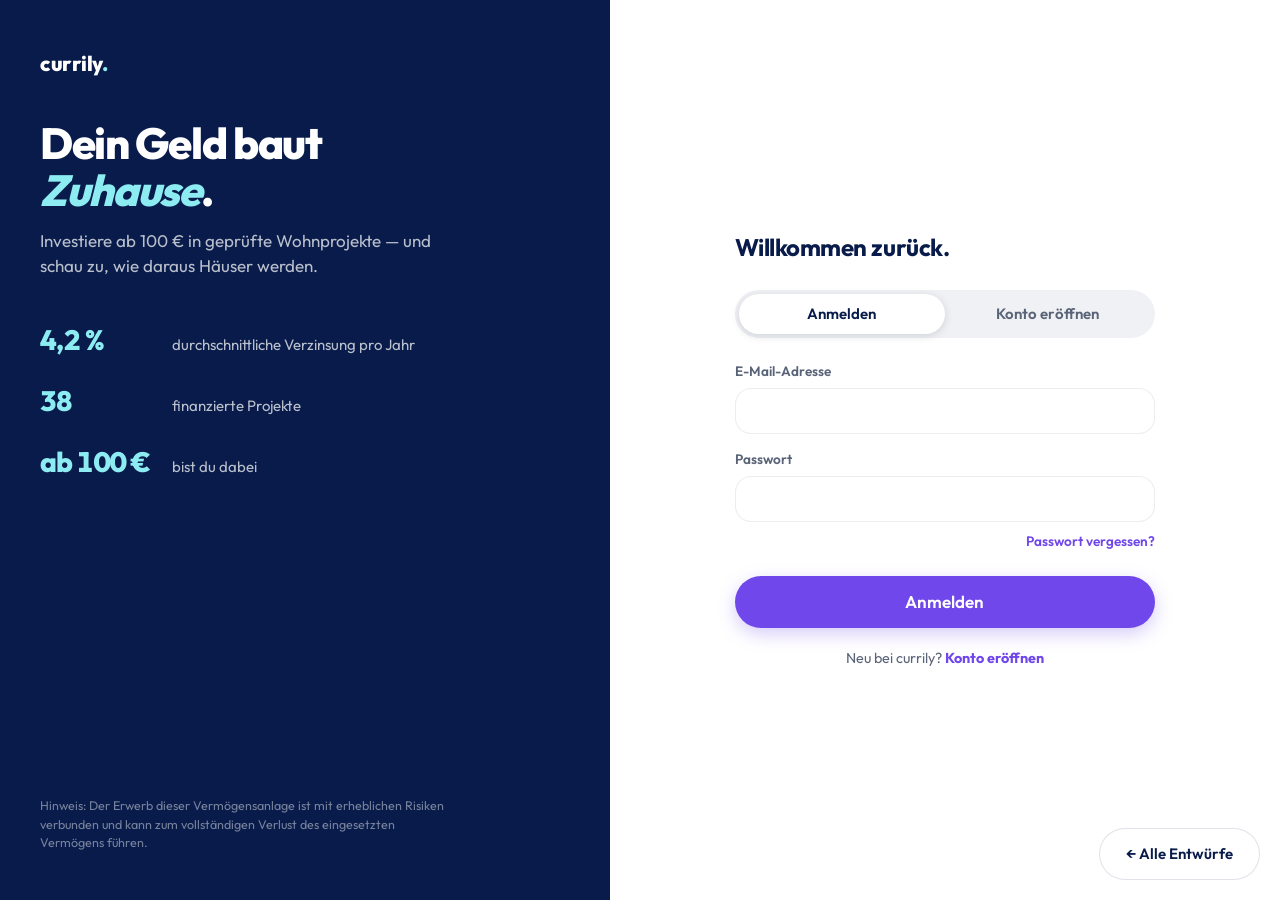
<file: anmeldung-e-nachtblau.html>
<!doctype html>
<html lang="de">
<head>
<meta charset="utf-8">
<meta name="viewport" content="width=device-width, initial-scale=1">
<title>currily — Anmelden · Entwurf E: Nachtblau</title>
<link rel="preconnect" href="https://fonts.googleapis.com">
<link rel="preconnect" href="https://fonts.gstatic.com" crossorigin>
<link href="https://fonts.googleapis.com/css2?family=Outfit:ital,wght@0,400;0,500;0,600;0,700;0,800;1,700&display=swap" rel="stylesheet">
<link rel="stylesheet" href="plattform.css?v=2">
<style>
  /* Entwurf E: dunkle Marken-Spalte mit Zahlen links, klares Formular rechts */
  .split{position:relative;z-index:1;min-height:100svh;display:grid;grid-template-columns:1fr 1.1fr}

  .marke{position:relative;overflow:hidden;background:var(--ink);color:#fff;
    display:flex;flex-direction:column;justify-content:space-between;
    padding:var(--space-12) var(--space-10)}
  .marke .schein{position:absolute;border-radius:50%;filter:blur(90px);pointer-events:none}
  .marke .schein.aqua{width:520px;height:520px;left:-20%;top:-15%;background:radial-gradient(circle,rgba(140,236,242,.30),transparent 70%)}
  .marke .schein.violett{width:460px;height:460px;right:-22%;bottom:-12%;background:radial-gradient(circle,rgba(112,71,234,.42),transparent 70%)}
  .marke > *{position:relative}
  .marke .logo{color:#fff}
  .marke .logo span{color:var(--aqua)}
  .marke h1{margin-top:var(--space-10);font-size:clamp(32px,3.4vw,46px);line-height:1.08;letter-spacing:-.03em;font-weight:800;max-width:14ch}
  .marke h1 em{font-style:italic;color:var(--aqua)}
  .marke .claim{margin-top:var(--space-4);font-size:17px;color:rgba(255,255,255,.72);max-width:38ch}
  .zahlen{display:flex;flex-direction:column;gap:var(--space-5);margin-top:var(--space-10)}
  .zahl{display:flex;align-items:baseline;gap:var(--space-3)}
  .zahl b{font-size:28px;font-weight:800;letter-spacing:-.02em;color:var(--aqua);font-variant-numeric:tabular-nums;min-width:120px}
  .zahl span{font-size:15px;color:rgba(255,255,255,.72)}
  .marke .kleingedruckt{margin-top:var(--space-10);font-size:12.5px;line-height:1.5;color:rgba(255,255,255,.45);max-width:52ch}

  .formseite{display:flex;align-items:center;justify-content:center;padding:var(--space-10) var(--space-6)}
  .an-karte{width:100%;max-width:420px}
  .an-karte h2{font-size:24px;letter-spacing:-.02em;margin-bottom:var(--space-6)}

  /* Umschalter Anmelden / Konto eröffnen */
  .an-seg{position:relative;display:grid;grid-template-columns:1fr 1fr;gap:0;
    background:rgba(8,27,74,.06);border-radius:var(--radius-full);padding:4px;margin-bottom:var(--space-6)}
  .an-seg-pill{position:absolute;top:4px;left:4px;bottom:4px;width:calc(50% - 4px);
    background:#fff;border-radius:var(--radius-full);box-shadow:0 2px 8px rgba(8,27,74,.14);
    transition:transform var(--dur-normal) var(--ease-spring)}
  .an-seg.registrieren .an-seg-pill{transform:translateX(100%)}
  .an-seg button{position:relative;z-index:1;min-height:40px;border:0;background:transparent;cursor:pointer;
    font:inherit;font-size:15px;font-weight:600;color:var(--grey);border-radius:var(--radius-full);
    transition:color var(--dur-fast) var(--ease-default)}
  .an-seg button[aria-selected="true"]{color:var(--ink)}

  /* Formulare */
  [hidden]{display:none!important}
  .an-form{display:flex;flex-direction:column;gap:var(--space-4)}
  .an-feld{display:flex;flex-direction:column;gap:6px}
  .an-label{color:var(--grey);font-size:.85rem;font-weight:600}
  .an-label small{font-weight:500;color:var(--grey)}
  .an-input{width:100%;min-height:46px;padding:0 var(--space-4);border:1px solid var(--line);
    border-radius:var(--radius-lg);background:var(--bg);color:var(--ink);font:inherit;
    transition:border-color var(--dur-fast) var(--ease-default),box-shadow var(--dur-fast) var(--ease-default)}
  .an-input:hover{border-color:rgba(8,27,74,.16)}
  .an-input:focus{outline:none;border-color:var(--purple);box-shadow:0 0 0 3px rgba(112,71,234,.15)}
  .an-namen{display:grid;grid-template-columns:1fr 1fr;gap:var(--space-3)}
  .an-vergessen{align-self:flex-end;margin-top:-6px;border:0;background:none;padding:0;cursor:pointer;
    font:inherit;font-size:.85rem;font-weight:600;color:var(--purple)}
  .an-hinweis{font-size:.85rem;color:var(--grey);text-align:center}
  .an-check{display:flex;gap:var(--space-3);align-items:flex-start;cursor:pointer;
    font-size:.88rem;line-height:1.45;color:var(--grey)}
  .an-check input{width:20px;height:20px;margin-top:1px;accent-color:var(--purple);flex:0 0 auto}
  .an-check a{color:var(--purple);font-weight:600;text-decoration:underline}
  .an-cta{width:100%;margin-top:var(--space-2)}
  .an-cta[disabled]{opacity:.45;pointer-events:none}
  .an-wechsel{margin-top:var(--space-5);text-align:center;font-size:.9rem;color:var(--grey)}
  .an-wechsel button{border:0;background:none;padding:0;cursor:pointer;
    font:inherit;font-size:.9rem;font-weight:700;color:var(--purple)}

  .zurueck{position:fixed;right:20px;bottom:20px;z-index:10}
  body.geht-rein .split{opacity:0;transition:opacity .5s var(--ease-default)}

  @media (max-width:900px){
    .split{grid-template-columns:1fr}
    .marke{padding:var(--space-8) var(--space-6)}
    .marke h1{margin-top:var(--space-6)}
    .zahlen{margin-top:var(--space-6);gap:var(--space-3)}
    .zahl b{font-size:22px;min-width:96px}
    .marke .kleingedruckt{margin-top:var(--space-6)}
    .formseite{padding:var(--space-8) var(--space-5)}
  }
  @media (max-width:700px){
    .zurueck{position:static;display:flex;width:max-content;margin:var(--space-2) auto var(--space-8)}
  }
</style>
</head>
<body>
<main>
  <div class="split">
    <section class="marke" aria-label="currily in Zahlen">
      <div>
        <a class="logo" href="anmeldung-varianten.html" aria-label="currily">currily<span>.</span></a>
        <h1>Dein Geld baut <em>Zuhause</em>.</h1>
        <p class="claim">Investiere ab 100 € in geprüfte Wohnprojekte — und schau zu, wie daraus Häuser werden.</p>
        <div class="zahlen">
          <p class="zahl"><b>4,2 %</b><span>durchschnittliche Verzinsung pro Jahr</span></p>
          <p class="zahl"><b>38</b><span>finanzierte Projekte</span></p>
          <p class="zahl"><b>ab 100 €</b><span>bist du dabei</span></p>
        </div>
      </div>
      <p class="kleingedruckt">Hinweis: Der Erwerb dieser Vermögensanlage ist mit erheblichen Risiken verbunden und kann zum vollständigen Verlust des eingesetzten Vermögens führen.</p>
    </section>

    <section class="formseite">
      <div class="an-karte" aria-label="Anmelden oder Konto eröffnen">
        <h2>Willkommen zurück.</h2>
        <div class="an-seg" role="tablist" aria-label="Anmelden oder Konto eröffnen">
          <span class="an-seg-pill" aria-hidden="true"></span>
          <button type="button" role="tab" id="tab-anmelden" aria-selected="true" aria-controls="form-anmelden">Anmelden</button>
          <button type="button" role="tab" id="tab-registrieren" aria-selected="false" aria-controls="form-registrieren">Konto eröffnen</button>
        </div>

        <form class="an-form" id="form-anmelden" aria-labelledby="tab-anmelden">
          <div class="an-feld">
            <label class="an-label" for="an-mail">E-Mail-Adresse</label>
            <input class="an-input" id="an-mail" type="email" autocomplete="email" required>
          </div>
          <div class="an-feld">
            <label class="an-label" for="an-pass">Passwort</label>
            <input class="an-input" id="an-pass" type="password" autocomplete="current-password" required>
          </div>
          <button type="button" class="an-vergessen">Passwort vergessen?</button>
          <p class="an-hinweis an-vergessen-hinweis" role="status" hidden>Demo — jedes Passwort funktioniert, melde dich einfach an.</p>
          <button class="btn btn-primary an-cta" type="submit">Anmelden</button>
        </form>

        <form class="an-form" id="form-registrieren" aria-labelledby="tab-registrieren" hidden>
          <div class="an-namen">
            <div class="an-feld">
              <label class="an-label" for="neu-vorname">Vorname</label>
              <input class="an-input" id="neu-vorname" type="text" autocomplete="given-name" required>
            </div>
            <div class="an-feld">
              <label class="an-label" for="neu-nachname">Nachname</label>
              <input class="an-input" id="neu-nachname" type="text" autocomplete="family-name" required>
            </div>
          </div>
          <div class="an-feld">
            <label class="an-label" for="neu-mail">E-Mail-Adresse</label>
            <input class="an-input" id="neu-mail" type="email" autocomplete="email" required>
          </div>
          <div class="an-feld">
            <label class="an-label" for="neu-pass">Passwort <small>· mindestens 8 Zeichen</small></label>
            <input class="an-input" id="neu-pass" type="password" minlength="8" autocomplete="new-password" required>
          </div>
          <label class="an-check">
            <input type="checkbox">
            <span>Ich habe die <a href="#">Risikohinweise</a> gelesen und akzeptiere die <a href="#">AGB</a>. Ein Totalverlust des eingesetzten Kapitals ist möglich.</span>
          </label>
          <button class="btn btn-primary an-cta" type="submit" disabled>Konto eröffnen</button>
        </form>

        <p class="an-wechsel"><span>Neu bei currily?</span> <button type="button">Konto eröffnen</button></p>
      </div>
    </section>
  </div>
</main>

<a class="btn btn-glass btn-small zurueck" href="anmeldung-varianten.html">← Alle Entwürfe</a>

<script>
(function(){
  'use strict';
  var seg = document.querySelector('.an-seg');
  var tabAn = document.getElementById('tab-anmelden');
  var tabNeu = document.getElementById('tab-registrieren');
  var formAn = document.getElementById('form-anmelden');
  var formNeu = document.getElementById('form-registrieren');
  var wechsel = document.querySelector('.an-wechsel');
  var wechselText = wechsel.querySelector('span');
  var wechselBtn = wechsel.querySelector('button');
  var titel = document.querySelector('.an-karte h2');

  function zeige(neu){
    seg.classList.toggle('registrieren', neu);
    tabAn.setAttribute('aria-selected', String(!neu));
    tabNeu.setAttribute('aria-selected', String(neu));
    formAn.hidden = neu;
    formNeu.hidden = !neu;
    titel.textContent = neu ? 'Schön, dass du dabei bist.' : 'Willkommen zurück.';
    wechselText.textContent = neu ? 'Schon ein Konto?' : 'Neu bei currily?';
    wechselBtn.textContent = neu ? 'Anmelden' : 'Konto eröffnen';
    history.replaceState(null, '', neu ? '#registrieren' : location.pathname);
  }
  tabAn.addEventListener('click', function(){ zeige(false); });
  tabNeu.addEventListener('click', function(){ zeige(true); });
  wechselBtn.addEventListener('click', function(){ zeige(formNeu.hidden); });
  if (location.hash === '#registrieren') zeige(true);

  var vergessen = document.querySelector('.an-vergessen');
  var vergessenHinweis = document.querySelector('.an-vergessen-hinweis');
  vergessen.addEventListener('click', function(){ vergessenHinweis.hidden = false; });

  var haken = formNeu.querySelector('input[type=checkbox]');
  var ctaNeu = formNeu.querySelector('.an-cta');
  haken.addEventListener('change', function(){ ctaNeu.disabled = !haken.checked; });

  [formAn, formNeu].forEach(function(f){
    f.addEventListener('submit', function(e){
      e.preventDefault();
      var b = f.querySelector('.an-cta');
      b.disabled = true;
      b.textContent = 'Einen Moment…';
      document.body.classList.add('geht-rein');
      setTimeout(function(){ location.href = 'home.html'; }, 650);
    });
  });
})();
</script>
</body>
</html>
</file>
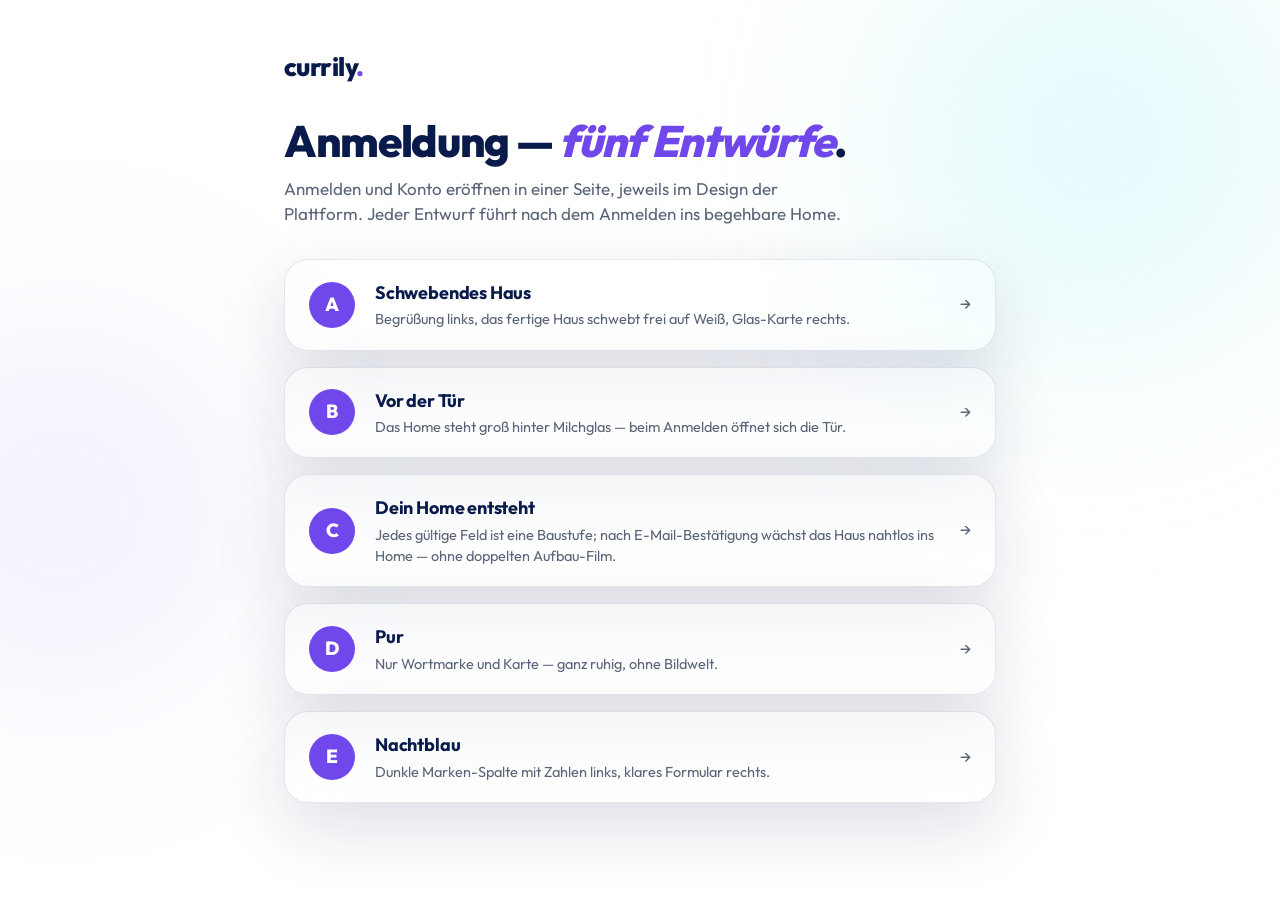
<file: anmeldung-varianten.html>
<!doctype html>
<html lang="de">
<head>
<meta charset="utf-8">
<meta name="viewport" content="width=device-width, initial-scale=1">
<title>currily — Anmeldung: fünf Entwürfe</title>
<link rel="preconnect" href="https://fonts.googleapis.com">
<link rel="preconnect" href="https://fonts.gstatic.com" crossorigin>
<link href="https://fonts.googleapis.com/css2?family=Outfit:ital,wght@0,400;0,500;0,600;0,700;0,800;1,700&display=swap" rel="stylesheet">
<link rel="stylesheet" href="plattform.css?v=2">
<style>
  /* Anmeldung — fünf Entwürfe zur Auswahl */
  .liste{position:relative;z-index:1;max-width:760px;margin:0 auto;padding:var(--space-12) var(--space-6) var(--space-12)}
  .liste .logo{font-size:26px}
  .liste h1{margin-top:var(--space-8);font-size:clamp(30px,3.6vw,44px);line-height:1.06;letter-spacing:-.03em;font-weight:800}
  .liste h1 em{font-style:italic;color:var(--purple)}
  .liste .sub{margin-top:var(--space-3);font-size:17px;color:var(--grey);max-width:52ch}
  .karten{display:flex;flex-direction:column;gap:var(--space-4);margin-top:var(--space-8)}
  .karte{display:flex;align-items:center;gap:var(--space-5);padding:var(--space-5) var(--space-6);
    transition:transform var(--dur-fast) var(--ease-spring),box-shadow var(--dur-fast) var(--ease-default)}
  .karte:hover{transform:translateY(-2px);box-shadow:0 28px 80px rgba(8,27,74,.18)}
  .karte .kennung{flex:0 0 auto;width:46px;height:46px;border-radius:var(--radius-full);
    display:flex;align-items:center;justify-content:center;
    background:var(--purple);color:#fff;font-size:19px;font-weight:800}
  .karte div{min-width:0}
  .karte h2{font-size:18px;letter-spacing:-.01em}
  .karte p{margin-top:2px;font-size:14.5px;color:var(--grey)}
  .karte .pfeil{margin-left:auto;color:var(--grey);flex:0 0 auto}
  @media (max-width:700px){
    .liste{padding:var(--space-8) var(--space-5)}
    .karte{align-items:flex-start}
    .karte .pfeil{display:none}
  }
</style>
</head>
<body>
<div class="aurora" aria-hidden="true"><i></i><i></i></div>

<main>
  <div class="liste">
    <span class="logo">currily<span>.</span></span>
    <h1>Anmeldung — <em>fünf Entwürfe</em>.</h1>
    <p class="sub">Anmelden und Konto eröffnen in einer Seite, jeweils im Design der Plattform. Jeder Entwurf führt nach dem Anmelden ins begehbare Home.</p>

    <div class="karten">
      <a class="karte glass" href="anmeldung-a-haus.html">
        <span class="kennung">A</span>
        <div>
          <h2>Schwebendes Haus</h2>
          <p>Begrüßung links, das fertige Haus schwebt frei auf Weiß, Glas-Karte rechts.</p>
        </div>
        <span class="pfeil">→</span>
      </a>
      <a class="karte glass" href="anmeldung-b-tuer.html">
        <span class="kennung">B</span>
        <div>
          <h2>Vor der Tür</h2>
          <p>Das Home steht groß hinter Milchglas — beim Anmelden öffnet sich die Tür.</p>
        </div>
        <span class="pfeil">→</span>
      </a>
      <a class="karte glass" href="anmeldung-c-aufbau.html">
        <span class="kennung">C</span>
        <div>
          <h2>Dein Home entsteht</h2>
          <p>Jedes gültige Feld ist eine Baustufe; nach E-Mail-Bestätigung wächst das Haus nahtlos ins Home — ohne doppelten Aufbau-Film.</p>
        </div>
        <span class="pfeil">→</span>
      </a>
      <a class="karte glass" href="anmeldung-d-pur.html">
        <span class="kennung">D</span>
        <div>
          <h2>Pur</h2>
          <p>Nur Wortmarke und Karte — ganz ruhig, ohne Bildwelt.</p>
        </div>
        <span class="pfeil">→</span>
      </a>
      <a class="karte glass" href="anmeldung-e-nachtblau.html">
        <span class="kennung">E</span>
        <div>
          <h2>Nachtblau</h2>
          <p>Dunkle Marken-Spalte mit Zahlen links, klares Formular rechts.</p>
        </div>
        <span class="pfeil">→</span>
      </a>
    </div>
  </div>
</main>
</body>
</html>
</file>
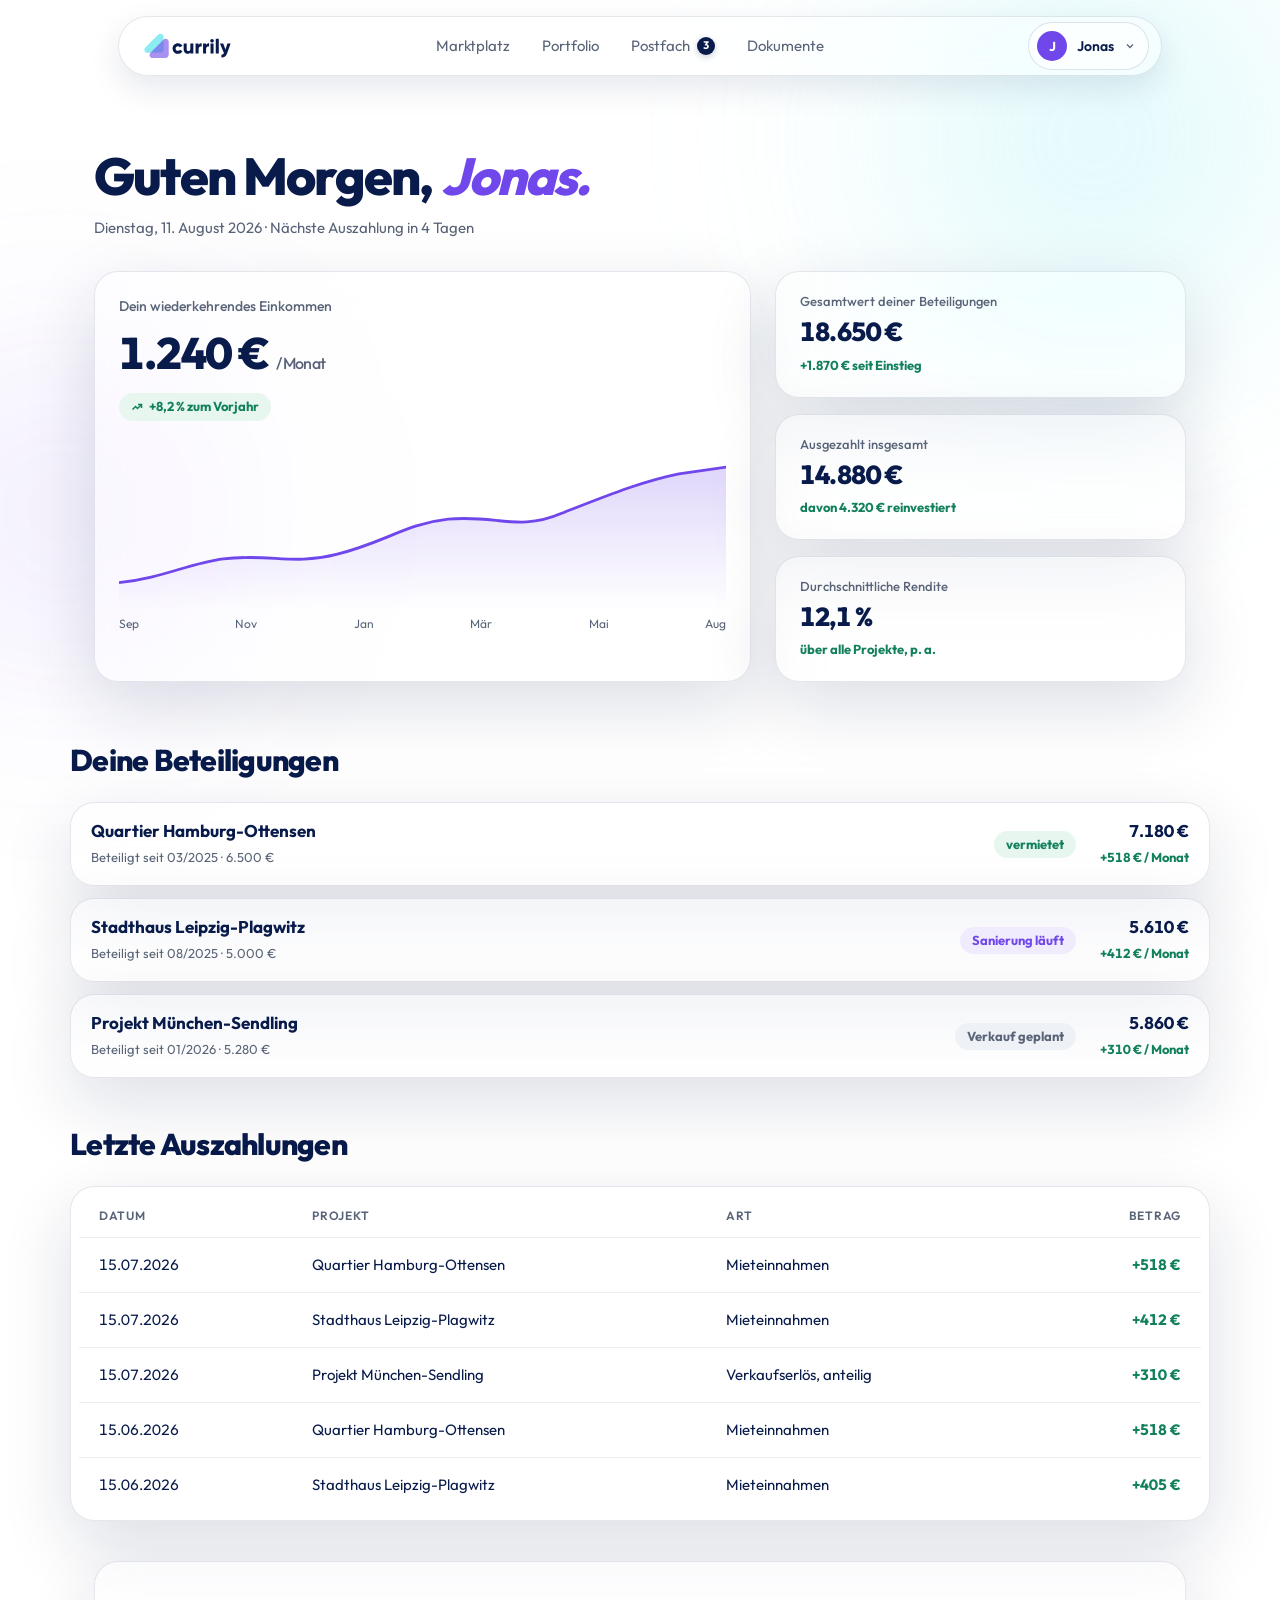
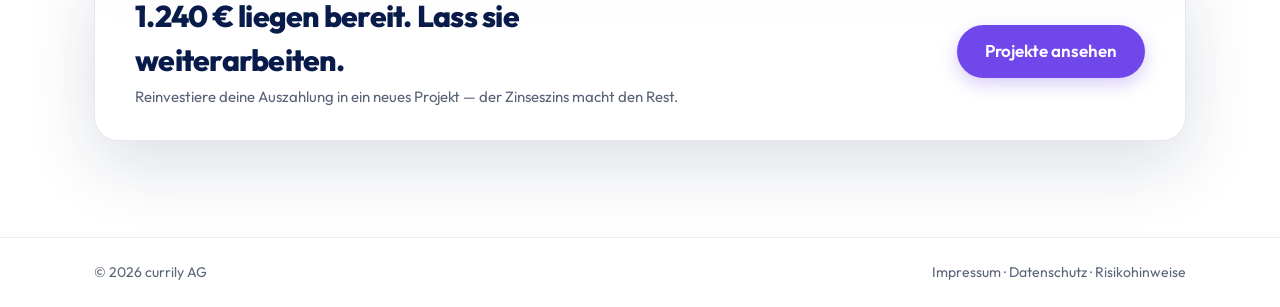
<file: dashboard.html>
<!doctype html>
<html lang="de">
<head>
<meta charset="utf-8">
<meta name="viewport" content="width=device-width, initial-scale=1">
<title>currily — Dein Dashboard</title>
<link rel="preconnect" href="https://fonts.googleapis.com">
<link rel="preconnect" href="https://fonts.gstatic.com" crossorigin>
<link href="https://fonts.googleapis.com/css2?family=Outfit:ital,wght@0,400;0,500;0,600;0,700;0,800;1,700&display=swap" rel="stylesheet">
<link rel="stylesheet" href="plattform.css?v=3">
<style>
  /* Chip- und Menü-Styles liegen zentral in plattform.css */

  .kopf .datum{margin-top:var(--space-2);color:var(--grey);font-size:15px}

  .board{display:grid;grid-template-columns:1.6fr 1fr;gap:var(--space-6);padding-bottom:var(--space-6)}
  .einkommen{padding:var(--space-6);display:flex;flex-direction:column}
  .einkommen h3{font-size:14px;font-weight:500;color:var(--grey)}
  .betrag{font-size:44px;font-weight:800;letter-spacing:-.02em;margin-top:var(--space-1);font-variant-numeric:tabular-nums}
  .betrag small{font-size:16px;color:var(--grey);font-weight:500}
  .chart{position:relative;height:170px;margin-top:var(--space-5)}
  .chart svg{position:absolute;inset:0;width:100%;height:100%}
  .chart .achse{position:absolute;bottom:-22px;left:0;right:0;display:flex;justify-content:space-between;font-size:12px;color:var(--grey)}

  .seite{display:flex;flex-direction:column;gap:var(--space-4)}
  .kpi{padding:var(--space-5) var(--space-6)}
  .kpi h4{font-size:13px;font-weight:500;color:var(--grey)}
  .kpi b{display:block;font-size:26px;font-weight:800;letter-spacing:-.02em;margin-top:2px;font-variant-numeric:tabular-nums}
  .kpi .delta{font-size:13px;font-weight:700;color:var(--money)}

  .abschnitt{padding:var(--space-8) 0 0}
  .abschnitt h2{font-size:clamp(22px,2.6vw,30px);letter-spacing:-.025em;font-weight:800;margin-bottom:var(--space-5)}

  .beteiligung{display:grid;grid-template-columns:1fr auto auto;gap:var(--space-4) var(--space-6);align-items:center;
    padding:var(--space-4) var(--space-5);margin-bottom:var(--space-3)}
  .beteiligung .name b{display:block;font-weight:700}
  .beteiligung .name span{font-size:13px;color:var(--grey)}
  .beteiligung .wert{text-align:right;font-variant-numeric:tabular-nums}
  .beteiligung .wert b{display:block;font-weight:700}
  .beteiligung .wert span{font-size:13px;color:var(--money);font-weight:700}

  table{width:100%;border-collapse:collapse;font-size:15px}
  th{font-size:12px;text-transform:uppercase;letter-spacing:.06em;color:var(--grey);font-weight:600;text-align:left;padding:var(--space-3) var(--space-5)}
  td{padding:var(--space-4) var(--space-5);border-top:0.5px solid var(--line);font-variant-numeric:tabular-nums}
  td:last-child,th:last-child{text-align:right}
  td b{font-weight:700;color:var(--money)}
  .tabelle{overflow-x:auto;padding:var(--space-2)}

  .reinvest{margin:var(--space-10) 0 96px;padding:var(--space-8) var(--space-10);display:flex;align-items:center;justify-content:space-between;gap:var(--space-6);flex-wrap:wrap}
  .reinvest h2{font-size:clamp(22px,2.6vw,30px);letter-spacing:-.025em;font-weight:800;max-width:26ch}
  .reinvest p{color:var(--grey);font-size:15px;margin-top:var(--space-1)}

  @media (max-width:920px){
    .board{grid-template-columns:1fr}
    .beteiligung{grid-template-columns:1fr auto}
    .beteiligung .status{display:none}
    .reinvest{justify-content:center;text-align:center;padding:var(--space-6)}
  }
</style>
</head>
<body>
<div class="aurora" aria-hidden="true"><i></i><i></i></div>
<main>

<nav>
  <div class="nav-inner">
    <a class="logo" href="home.html" aria-label="currily — zum Home"><img src="bilder/currily-logo.svg" alt="currily"></a>
    <div class="nav-links">
      <a href="home.html#markt">Marktplatz</a>
      <a href="home.html#finanzen">Portfolio</a>
      <a href="home.html#postfach">Postfach<span class="nav-badge">3</span></a>
      <a href="home.html#dokumente">Dokumente</a>
    </div>
    <div class="nav-rechts">
      <div class="konto-menue">
        <button class="konto-chip" type="button" aria-haspopup="menu" aria-expanded="false">
          <span class="avatar">J</span><span class="name">Jonas</span>
          <svg class="pfeil" width="12" height="12" viewBox="0 0 24 24" fill="none" stroke="currentColor" stroke-width="2.5" aria-hidden="true"><path d="m6 9 6 6 6-6"/></svg>
        </button>
        <div class="konto-blatt" role="menu">
          <a role="menuitem" href="home.html#konto">Konto &amp; Profil</a>
          <a role="menuitem" href="home.html#konto">Einstellungen</a>
          <a role="menuitem" href="mailto:hilfe@currily.de">Hilfe &amp; Support</a>
          <hr>
          <button role="menuitem" type="button" class="abmelden">Abmelden</button>
        </div>
      </div>
      <button class="burger" type="button" aria-label="Menü" aria-expanded="false">
        <svg width="20" height="20" viewBox="0 0 24 24" fill="none" stroke="currentColor" stroke-width="2.2" aria-hidden="true"><path d="M4 7h16M4 12h16M4 17h16"/></svg>
      </button>
    </div>
  </div>
  <div class="mobil-menue">
    <a href="home.html#markt">Marktplatz</a>
    <a href="home.html#finanzen">Portfolio</a>
    <a href="home.html#postfach">Postfach<span class="nav-badge">3</span></a>
    <a href="home.html#dokumente">Dokumente</a>
  </div>
</nav>

<header class="kopf">
  <div class="wrap">
    <h1>Guten Morgen, <em>Jonas.</em></h1>
    <p class="datum">Dienstag, 11. August 2026 · Nächste Auszahlung in 4 Tagen</p>
  </div>
</header>

<section class="wrap board">
  <div class="einkommen glass reveal">
    <h3>Dein wiederkehrendes Einkommen</h3>
    <div class="betrag"><span class="zaehler" data-ziel="1240">0</span>&nbsp;€ <small>/ Monat</small></div>
    <span class="pill pill-gruen" style="align-self:flex-start;margin-top:8px">
      <svg width="12" height="12" viewBox="0 0 24 24" fill="none" stroke="currentColor" stroke-width="3" aria-hidden="true"><path d="M3 17 9 11l4 4 8-8"/><path d="M14 7h7v7"/></svg>
      +8,2 % zum Vorjahr
    </span>
    <div class="chart" aria-hidden="true">
      <svg viewBox="0 0 500 150" preserveAspectRatio="none">
        <defs>
          <linearGradient id="fill" x1="0" y1="0" x2="0" y2="1">
            <stop offset="0" stop-color="#7047EA" stop-opacity=".22"/>
            <stop offset="1" stop-color="#7047EA" stop-opacity="0"/>
          </linearGradient>
        </defs>
        <path id="flaeche" d="M0,125 C36,121 57,108 86,104 C125,99 143,110 179,100 C218,90 236,73 271,69 C311,65 329,80 364,64 C400,49 429,36 461,29 L500,23 L500,150 L0,150 Z" fill="url(#fill)" opacity="0"/>
        <path id="linie" d="M0,125 C36,121 57,108 86,104 C125,99 143,110 179,100 C218,90 236,73 271,69 C311,65 329,80 364,64 C400,49 429,36 461,29 L500,23" fill="none" stroke="#7047EA" stroke-width="2.5"/>
      </svg>
      <div class="achse"><span>Sep</span><span>Nov</span><span>Jan</span><span>Mär</span><span>Mai</span><span>Aug</span></div>
    </div>
  </div>

  <div class="seite">
    <div class="kpi glass reveal"><h4>Gesamtwert deiner Beteiligungen</h4><b><span class="zaehler" data-ziel="18650">0</span>&nbsp;€</b><span class="delta">+1.870&nbsp;€ seit Einstieg</span></div>
    <div class="kpi glass reveal"><h4>Ausgezahlt insgesamt</h4><b><span class="zaehler" data-ziel="14880">0</span>&nbsp;€</b><span class="delta">davon 4.320&nbsp;€ reinvestiert</span></div>
    <div class="kpi glass reveal"><h4>Durchschnittliche Rendite</h4><b><span class="zaehler" data-ziel="121" data-dezimal="1">0</span>&nbsp;%</b><span class="delta">über alle Projekte, p.&nbsp;a.</span></div>
  </div>
</section>

<section class="wrap abschnitt">
  <h2>Deine Beteiligungen</h2>
  <div class="beteiligung glass reveal">
    <div class="name"><b>Quartier Hamburg-Ottensen</b><span>Beteiligt seit 03/2025 · 6.500&nbsp;€</span></div>
    <span class="pill pill-gruen status">vermietet</span>
    <div class="wert"><b>7.180&nbsp;€</b><span>+518&nbsp;€ / Monat</span></div>
  </div>
  <div class="beteiligung glass reveal">
    <div class="name"><b>Stadthaus Leipzig-Plagwitz</b><span>Beteiligt seit 08/2025 · 5.000&nbsp;€</span></div>
    <span class="pill pill-violett status">Sanierung läuft</span>
    <div class="wert"><b>5.610&nbsp;€</b><span>+412&nbsp;€ / Monat</span></div>
  </div>
  <div class="beteiligung glass reveal">
    <div class="name"><b>Projekt München-Sendling</b><span>Beteiligt seit 01/2026 · 5.280&nbsp;€</span></div>
    <span class="pill pill-grau status">Verkauf geplant</span>
    <div class="wert"><b>5.860&nbsp;€</b><span>+310&nbsp;€ / Monat</span></div>
  </div>
</section>

<section class="wrap abschnitt">
  <h2>Letzte Auszahlungen</h2>
  <div class="tabelle glass reveal">
    <table>
      <thead><tr><th>Datum</th><th>Projekt</th><th>Art</th><th>Betrag</th></tr></thead>
      <tbody>
        <tr><td>15.07.2026</td><td>Quartier Hamburg-Ottensen</td><td>Mieteinnahmen</td><td><b>+518&nbsp;€</b></td></tr>
        <tr><td>15.07.2026</td><td>Stadthaus Leipzig-Plagwitz</td><td>Mieteinnahmen</td><td><b>+412&nbsp;€</b></td></tr>
        <tr><td>15.07.2026</td><td>Projekt München-Sendling</td><td>Verkaufserlös, anteilig</td><td><b>+310&nbsp;€</b></td></tr>
        <tr><td>15.06.2026</td><td>Quartier Hamburg-Ottensen</td><td>Mieteinnahmen</td><td><b>+518&nbsp;€</b></td></tr>
        <tr><td>15.06.2026</td><td>Stadthaus Leipzig-Plagwitz</td><td>Mieteinnahmen</td><td><b>+405&nbsp;€</b></td></tr>
      </tbody>
    </table>
  </div>
</section>

<section class="wrap">
  <div class="reinvest glass reveal">
    <div>
      <h2>1.240&nbsp;€ liegen bereit. Lass sie weiterarbeiten.</h2>
      <p>Reinvestiere deine Auszahlung in ein neues Projekt — der Zinseszins macht den Rest.</p>
    </div>
    <a class="btn btn-primary" href="home.html#markt">Projekte ansehen</a>
  </div>
</section>

<footer>
  <div class="wrap">
    <span>© 2026 currily AG</span>
    <span>Impressum · Datenschutz · Risikohinweise</span>
  </div>
</footer>

</main>
<script>
(function(){
  const reduced = window.matchMedia('(prefers-reduced-motion: reduce)').matches;

  // Sanftes Erscheinen + Zähler
  const io = new IntersectionObserver(es => es.forEach(e => {
    if (!e.isIntersecting) return;
    e.target.classList.add('in');
    e.target.querySelectorAll('.zaehler').forEach(z => {
      if (z.dataset.laeuft) return;
      z.dataset.laeuft = 1;
      const ziel = +z.dataset.ziel, dez = +(z.dataset.dezimal || 0);
      const fmt = v => dez ? (v/10).toFixed(1).replace('.', ',') : Math.round(v).toLocaleString('de-DE');
      if (reduced){ z.textContent = fmt(ziel); return; }
      const t0 = performance.now();
      (function tick(t){
        const p = Math.min((t - t0) / 900, 1);
        z.textContent = fmt(ziel * (1 - Math.pow(1 - p, 3)));
        if (p < 1) requestAnimationFrame(tick);
      })(t0);
    });
    io.unobserve(e.target);
  }), {threshold:.2});
  document.querySelectorAll('.reveal').forEach(el => io.observe(el));

  // Einkommenskurve zeichnet sich einmal beim Laden
  const linie = document.getElementById('linie');
  const flaeche = document.getElementById('flaeche');
  if (reduced){ flaeche.style.opacity = 1; return; }
  const len = linie.getTotalLength();
  linie.style.strokeDasharray = len;
  linie.style.strokeDashoffset = len;
  linie.style.transition = 'stroke-dashoffset 1.1s cubic-bezier(.25,.1,.25,1)';
  flaeche.style.transition = 'opacity .6s ease .7s';
  requestAnimationFrame(() => requestAnimationFrame(() => {
    linie.style.strokeDashoffset = 0;
    flaeche.style.opacity = 1;
  }));
})();
</script>
<script src="nav.js?v=4"></script>
</body>
</html>
</file>
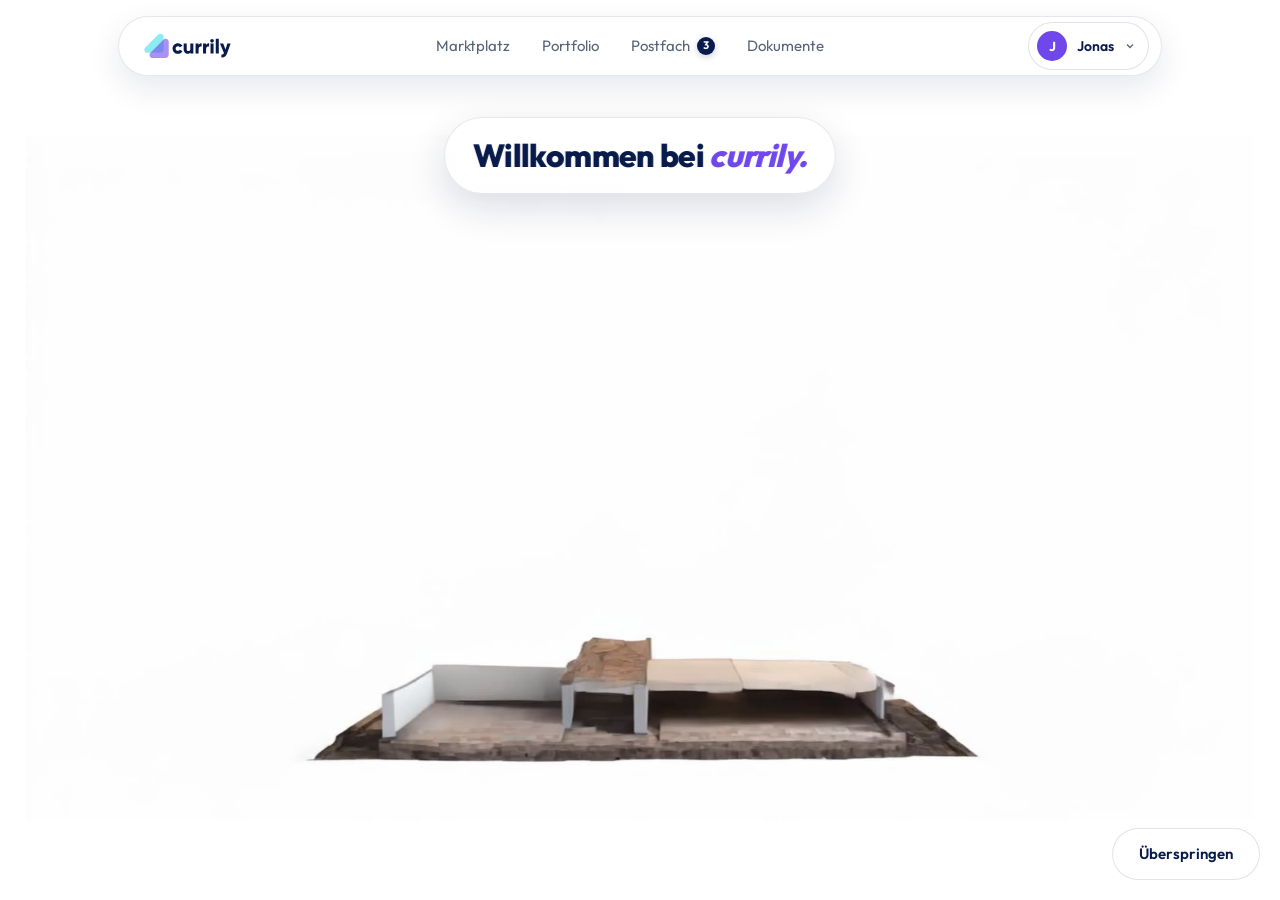
<file: home.html>
<!doctype html>
<html lang="de">
<head>
<meta charset="utf-8">
<meta name="viewport" content="width=device-width, initial-scale=1">
<title>currily — Dein Home</title>
<link rel="preconnect" href="https://fonts.googleapis.com">
<link rel="preconnect" href="https://fonts.gstatic.com" crossorigin>
<link href="https://fonts.googleapis.com/css2?family=Outfit:ital,wght@0,400;0,500;0,600;0,700;0,800;1,700&display=swap" rel="stylesheet">
<link rel="stylesheet" href="plattform.css?v=3">
<script>
/* Ankunft aus der Anmeldung (#willkommen): dort ist das Haus gerade an genau diese
   Position gewachsen — es darf hier nicht erneut einschweben, sonst hakt die Übergabe */
if (location.hash === '#willkommen') document.documentElement.classList.add('direkt');
</script>
<style>
  html.direkt .kamera,html.direkt .kamera img{animation:none}
  html,body{height:100%;overflow:hidden}

  .top{position:fixed;top:var(--space-4);left:0;right:0;z-index:200;margin:0 auto;max-width:1092px;padding:0 var(--space-6);pointer-events:none}
  .top .nav-inner{pointer-events:auto}
  /* Chip- und Menü-Styles liegen zentral in plattform.css */

  /* Anflug: Scroll-Film vom leeren Grundstück zum fertigen Haus */
  .anflug{position:fixed;inset:0;z-index:190;background:var(--bg);
    display:flex;align-items:center;justify-content:center;padding-top:56px}
  /* Übergang nur beim Überspringen — der Film blendet selbst Bild für Bild aus */
  .anflug.fertig{opacity:0;pointer-events:none;transition:opacity .5s var(--ease-default)}
  .anflug-kamera{width:min(1280px,96vw,calc((100svh - 190px) * 1.792))}
  .anflug-kamera canvas{display:block;width:100%;aspect-ratio:1792/1000}
  .anflug-tafel{position:fixed;left:50%;top:13%;transform:translateX(-50%) translateY(10px);
    white-space:nowrap;font-size:clamp(19px,2.6vw,32px);font-weight:800;letter-spacing:-.02em;color:var(--ink);
    background:rgba(255,255,255,.65);border:0.5px solid rgba(8,27,74,.10);
    backdrop-filter:blur(20px) saturate(170%);-webkit-backdrop-filter:blur(20px) saturate(170%);
    border-radius:var(--radius-full);padding:14px 28px;box-shadow:0 14px 38px rgba(8,27,74,.14);
    opacity:0;pointer-events:none}
  .anflug-tafel em{font-style:italic;color:var(--purple)}
  .anflug-skip{position:fixed;right:20px;bottom:20px;z-index:401}

  /* Abmelde-Kino: Haus baut sich rückwärts ab, eine schwarze Blende schließt sich
     wie eine Linse ums Haus, dann Schnitt zur Anmeldung */
  .abbau{position:fixed;inset:0;z-index:390;background:#fff;overflow:hidden}
  .abbau canvas{position:absolute;mix-blend-mode:multiply}
  /* Die Blende ist ein Radial-Verlauf über den ganzen Schirm: durchsichtiges Rundfenster,
     außen Schwarz — der Radius schrumpft pro Bild per JS (billiger als Riesen-Schatten) */
  .abbau .iris{position:absolute;inset:0}
  html:not(.mit-anflug) .anflug{display:none}
  .raum.zeigt{background:rgba(255,238,200,.16);
    box-shadow:inset 0 0 0 2px rgba(112,71,234,.55),0 0 40px rgba(112,71,234,.22)}

  /* Bühne */
  .buehne{position:fixed;inset:0;display:flex;flex-direction:column;align-items:center;justify-content:center;gap:var(--space-5);padding-top:56px}

  .kamera{position:relative;width:min(1280px,96vw,calc((100svh - 190px) * 1.792));
    will-change:transform;
    transition:transform 1.05s cubic-bezier(.3,.7,.25,1);
    animation:ankunft 1s var(--ease-default) both}
  .kamera img{display:block;width:100%;height:auto;pointer-events:none;-webkit-user-select:none;user-select:none;
    animation:einschweben 1s var(--ease-default) both}
  @keyframes ankunft{from{transform:scale(.955) translateY(14px)}to{transform:none}}
  @keyframes einschweben{from{opacity:0}to{opacity:1}}

  /* Zimmer */
  .raum{position:absolute;left:var(--l);top:var(--t);width:var(--w);height:var(--h);
    background:transparent;border:none;cursor:pointer;border-radius:10px;padding:0;
    animation:einschweben 1s var(--ease-default) both;
    transition:background var(--dur-fast) var(--ease-default),box-shadow var(--dur-fast) var(--ease-default)}
  .raum:hover,.raum:focus-visible{background:rgba(255,238,200,.16);
    box-shadow:inset 0 0 0 2px rgba(112,71,234,.55),0 0 40px rgba(112,71,234,.22)}
  /* Schilder: mittig im Raum, pro Etage per --chipt auf exakt gleicher Höhe */
  .raum .chip{position:absolute;left:50%;top:var(--chipt,50%);transform:translate(-50%,-50%);
    white-space:nowrap;font-size:13px;font-weight:700;color:var(--ink);
    background:rgba(255,255,255,.7);border:0.5px solid rgba(8,27,74,.10);
    backdrop-filter:blur(16px) saturate(170%);-webkit-backdrop-filter:blur(16px) saturate(170%);
    border-radius:var(--radius-full);padding:7px 14px;
    box-shadow:0 10px 26px rgba(8,27,74,.16);
    pointer-events:none;
    transition:opacity var(--dur-fast) var(--ease-default)}
  body.drin .raum{pointer-events:none}
  body.drin .raum .chip,body.drin .raum .neu{opacity:0}

  /* Zähler für Neues: direkt an der Ecke des Schilds, 99+ gedeckelt */
  .raum .neu{position:absolute;top:-9px;min-width:20px;height:20px;padding:0 6px;
    display:flex;align-items:center;justify-content:center;
    background:var(--ink);color:#fff;border:none;
    font-size:11.5px;font-weight:800;line-height:1;
    border-radius:var(--radius-full);box-shadow:0 4px 12px rgba(8,27,74,.28);
    pointer-events:none;font-variant-numeric:tabular-nums;
    transition:opacity var(--dur-fast) var(--ease-default)}
  .raum .neu.links{left:-9px}
  .raum .neu.rechts{right:-9px}

  /* Schleier + Raum-Oberfläche */
  /* Choreografie: erst fliegt die Kamera frei (1,05s), dann Glas, dann Inhalt.
     Rückweg ohne Verzögerung, damit das Home sofort wieder klar ist. */
  .schleier{position:fixed;inset:0;z-index:150;background:rgba(255,255,255,.42);
    backdrop-filter:blur(10px) saturate(160%);-webkit-backdrop-filter:blur(10px) saturate(160%);
    opacity:0;pointer-events:none;transition:opacity .3s var(--ease-default)}
  body.drin .schleier{opacity:1;transition:opacity .5s var(--ease-default) .8s}

  .raum-ui{position:fixed;inset:0;z-index:160;overflow-y:auto;opacity:0;pointer-events:none;
    transition:opacity .25s var(--ease-default)}
  .raum-ui.offen{opacity:1;pointer-events:auto;transition:opacity .35s var(--ease-default) .95s}
  .raum-ui .inhalt{max-width:960px;margin:0 auto;padding:156px var(--space-6) 90px;display:none;flex-direction:column;gap:var(--space-5)}
  .raum-ui .inhalt.aktiv{display:flex}
  .raum-ui .inhalt.aktiv > *{animation:panelIn .55s var(--ease-default) both}
  .raum-ui .inhalt.aktiv > *:nth-child(1){animation-delay:1s}
  .raum-ui .inhalt.aktiv > *:nth-child(2){animation-delay:1.07s}
  .raum-ui .inhalt.aktiv > *:nth-child(3){animation-delay:1.14s}
  .raum-ui .inhalt.aktiv > *:nth-child(4){animation-delay:1.21s}
  .raum-ui .inhalt.aktiv > *:nth-child(5){animation-delay:1.28s}
  .raum-ui .inhalt.aktiv > *:nth-child(6){animation-delay:1.35s}
  .raum-ui .inhalt.aktiv > *:nth-child(n+7){animation-delay:1.41s}
  /* Nachträglich aufgeklappte Kästen sollen sofort erscheinen, nicht erneut einfliegen */
  .raum-ui .inhalt.aktiv > .kon-inline,.raum-ui .inhalt.aktiv > .kon-feedback,
  .raum-ui .inhalt.aktiv > .kon-backup,.raum-ui .inhalt.aktiv > .mz-flow{animation:none}
  @keyframes panelIn{from{opacity:0;transform:translateY(16px)}to{opacity:1;transform:none}}
  /* Raum-Kopf: eine Brotkrumen-Pille „← Home / Ort" — der Ortsname ist der Titel,
     eine große Wortmarke darunter gibt es nicht mehr */
  .leiste{position:fixed;top:84px;left:calc(max(24px,(100vw - 960px)/2) + 24px);z-index:210;
    display:none;align-items:center}
  body.drin .leiste{display:flex}
  .krume-home{color:var(--grey);font-weight:600}
  #zurueck:hover .krume-home{color:var(--ink)}
  .krume-trenner{color:var(--grey);font-weight:400;margin:0 2px}
  .ort{font-weight:800}

  /* Gemeinsame Bausteine für Raum-Module */
  .kpis{display:grid;grid-template-columns:repeat(3,1fr);gap:var(--space-4)}
  /* KPIs stehen ohne Kasten frei auf der Seite — kein Innenabstand, damit ihre
     Schrift auf derselben Flucht sitzt wie Intro-Texte und Panel-Kanten */
  .kpi{padding:0}
  .kpi h4{font-size:13px;font-weight:500;color:var(--grey)}
  .kpi b{display:block;font-size:26px;font-weight:800;letter-spacing:-.02em;margin-top:2px;font-variant-numeric:tabular-nums}
  .kpi .delta{font-size:13px;font-weight:700;color:var(--money)}
  table{width:100%;border-collapse:collapse;font-size:15px}
  th{font-size:12px;text-transform:uppercase;letter-spacing:.06em;color:var(--grey);font-weight:600;text-align:left;padding:var(--space-3) var(--space-5)}
  td{padding:var(--space-4) var(--space-5);border-top:0.5px solid var(--line);font-variant-numeric:tabular-nums}
  td:last-child,th:last-child{text-align:right}
  td b{font-weight:700;color:var(--money)}
  .tabelle{overflow-x:auto;padding:var(--space-2)}
  .zeile{display:flex;justify-content:space-between;align-items:center;gap:var(--space-5);padding:var(--space-4) var(--space-5)}
  .zeile + .zeile{margin-top:var(--space-3)}
  .zeile .l > b,.zeile .l > strong{display:block;font-weight:700}
  .zeile .l span{font-size:13px;color:var(--grey)}
  .zeile .r{text-align:right;font-variant-numeric:tabular-nums}
  .zeile .r b{display:block;font-weight:700}
  .zeile .r span{font-size:13px;color:var(--money);font-weight:700}

  /* --- finanzen --- */
[data-raum="finanzen"] .fin-intro {
  color: var(--grey);
  margin: var(--space-2) 0 var(--space-6);
  max-width: 52ch;
}
[data-raum="finanzen"] .kpis {
  margin-bottom: var(--space-6);
}
[data-raum="finanzen"] .fin-panel {
  padding: var(--space-6);
}
[data-raum="finanzen"] .fin-chartpanel {
  margin-bottom: var(--space-6);
}
[data-raum="finanzen"] .fin-unten {
  display: grid;
  grid-template-columns: 1.6fr 1fr;
  gap: var(--space-6);
  align-items: start;
}
@media (max-width: 900px) {
  [data-raum="finanzen"] .fin-unten {
    grid-template-columns: 1fr;
  }
}
[data-raum="finanzen"] .fin-panelkopf {
  display: flex;
  justify-content: space-between;
  align-items: baseline;
  gap: var(--space-3);
  flex-wrap: wrap;
  margin-bottom: var(--space-4);
}
[data-raum="finanzen"] .fin-panelkopf h3 {
  font-size: 1rem;
  font-weight: 600;
  margin: 0;
  color: var(--ink);
}
[data-raum="finanzen"] .fin-sub {
  color: var(--grey);
  font-size: 0.85rem;
}
[data-raum="finanzen"] .fin-sr {
  position: absolute;
  width: 1px;
  height: 1px;
  overflow: hidden;
  clip: rect(0 0 0 0);
  white-space: nowrap;
}

/* Chart */
[data-raum="finanzen"] .fin-chartwrap {
  position: relative;
  margin: 0;
}
[data-raum="finanzen"] .fin-chart {
  display: block;
  width: 100%;
  height: auto;
}
[data-raum="finanzen"] .fin-gridlines line {
  stroke: rgba(8, 27, 74, 0.07);
  stroke-width: 1;
}
[data-raum="finanzen"] .fin-ylabel text,
[data-raum="finanzen"] .fin-mlabels text {
  fill: var(--grey);
  font-size: 11px;
  font-family: inherit;
  font-variant-numeric: tabular-nums;
}
[data-raum="finanzen"] .fin-linie {
  fill: none;
  stroke: var(--purple);
  stroke-width: 2.5;
  stroke-linecap: round;
  stroke-linejoin: round;
}
[data-raum="finanzen"] .fin-flaeche {
  fill: url(#fin-grad);
}
[data-raum="finanzen"] .fin-punkt {
  fill: var(--bg);
  stroke: var(--purple);
  stroke-width: 2;
  transition: r var(--dur-fast) var(--ease-default);
}
[data-raum="finanzen"] .fin-hit {
  fill: transparent;
  cursor: pointer;
}
[data-raum="finanzen"] .fin-hit:focus-visible {
  outline: 2px solid var(--purple);
  outline-offset: 2px;
}
[data-raum="finanzen"] .fin-tooltip {
  position: absolute;
  left: 0;
  top: 0;
  pointer-events: none;
  opacity: 0;
  padding: var(--space-2) var(--space-3);
  border-radius: var(--radius-lg);
  white-space: nowrap;
  transform: translate(-50%, -135%);
  transition: opacity var(--dur-fast) var(--ease-default);
}
[data-raum="finanzen"] .fin-tooltip.fin-sichtbar {
  opacity: 1;
}
[data-raum="finanzen"] .fin-tip-monat {
  display: block;
  color: var(--grey);
  font-size: 0.75rem;
}
[data-raum="finanzen"] .fin-tip-wert {
  display: block;
  color: var(--money);
  font-weight: 600;
  font-variant-numeric: tabular-nums;
}

/* Historie */
[data-raum="finanzen"] .fin-filterzeile {
  display: flex;
  gap: var(--space-2);
  flex-wrap: wrap;
}
[data-raum="finanzen"] .fin-filter {
  min-height: 44px;
  cursor: pointer;
  transition: transform var(--dur-instant) var(--ease-spring), background-color var(--dur-fast) var(--ease-default), color var(--dur-fast) var(--ease-default);
}
[data-raum="finanzen"] .fin-filter:hover {
  transform: translateY(-2px);
}
[data-raum="finanzen"] .fin-filter:active {
  transform: scale(0.97);
}
[data-raum="finanzen"] .fin-filter:focus-visible {
  outline: 2px solid var(--purple);
  outline-offset: 2px;
}
[data-raum="finanzen"] .fin-filter[aria-pressed="true"] {
  background: var(--purple);
  border-color: var(--purple);
  color: #fff;
}
[data-raum="finanzen"] .fin-rechts {
  text-align: right;
}
[data-raum="finanzen"] .fin-datum {
  font-variant-numeric: tabular-nums;
  white-space: nowrap;
}
[data-raum="finanzen"] .fin-betrag {
  color: var(--money);
  font-weight: 600;
  font-variant-numeric: tabular-nums;
  text-align: right;
  white-space: nowrap;
}
[data-raum="finanzen"] .fin-leer td {
  color: var(--grey);
  text-align: center;
  padding: var(--space-6) var(--space-4);
}

/* Steuern */
[data-raum="finanzen"] .fin-frei {
  margin-bottom: var(--space-5);
}
[data-raum="finanzen"] .fin-frei-zeile {
  display: flex;
  justify-content: space-between;
  gap: var(--space-3);
  flex-wrap: wrap;
  font-size: 0.9rem;
  color: var(--ink);
  margin-bottom: var(--space-2);
}
[data-raum="finanzen"] .fin-frei-zeile b {
  font-weight: 600;
  font-variant-numeric: tabular-nums;
}
[data-raum="finanzen"] .fin-balken {
  height: 6px;
  border-radius: var(--radius-full);
  background: rgba(8, 27, 74, 0.08);
  overflow: hidden;
}
[data-raum="finanzen"] .fin-balken-wert {
  display: block;
  height: 100%;
  width: 80.1%;
  border-radius: var(--radius-full);
  background: var(--purple);
}
[data-raum="finanzen"] .fin-hinweis {
  color: var(--grey);
  font-size: 0.85rem;
  margin: var(--space-2) 0 0;
}
[data-raum="finanzen"] .fin-steuer .zeile {
  margin-top: var(--space-4);
}
[data-raum="finanzen"] .fin-steuer .zeile .l {
  display: flex;
  align-items: center;
  gap: var(--space-3);
}
[data-raum="finanzen"] .fin-icon {
  display: inline-flex;
  align-items: center;
  justify-content: center;
  flex: none;
  width: 40px;
  height: 40px;
  border-radius: var(--radius-lg);
  background: rgba(8, 27, 74, 0.04);
  color: var(--ink);
}
[data-raum="finanzen"] .fin-icon svg {
  width: 20px;
  height: 20px;
}
[data-raum="finanzen"] .fin-zeile-text {
  display: flex;
  flex-direction: column;
}
[data-raum="finanzen"] .fin-zeile-titel {
  font-weight: 600;
  color: var(--ink);
}
[data-raum="finanzen"] .fin-zeile-sub {
  color: var(--grey);
  font-size: 0.85rem;
}
[data-raum="finanzen"] .fin-download {
  min-height: 44px;
  display: inline-flex;
  align-items: center;
  gap: var(--space-2);
  transition: transform var(--dur-instant) var(--ease-spring);
}
[data-raum="finanzen"] .fin-download svg {
  width: 18px;
  height: 18px;
}
[data-raum="finanzen"] .fin-download:hover:not(:disabled) {
  transform: translateY(-2px);
}
[data-raum="finanzen"] .fin-download:active:not(:disabled) {
  transform: scale(0.97);
}
[data-raum="finanzen"] .fin-download:focus-visible {
  outline: 2px solid var(--purple);
  outline-offset: 2px;
}
[data-raum="finanzen"] .fin-download:disabled {
  cursor: default;
  opacity: 1;
  color: var(--ink);
}
[data-raum="finanzen"] .fin-status {
  margin: var(--space-3) 0 0;
  font-size: 0.85rem;
  color: var(--grey);
  min-height: 1.2em;
}

@media (prefers-reduced-motion: reduce) {
  [data-raum="finanzen"] * {
    transition: none !important;
  }
}
  /* --- projekte --- */
[data-raum="projekte"] .pro-kopf{display:flex;align-items:center;justify-content:space-between;flex-wrap:wrap;gap:var(--space-4);padding:var(--space-6);margin-bottom:var(--space-4)}
[data-raum="projekte"] .pro-kopf-label{display:block;color:var(--grey);font-size:.875rem;margin-bottom:var(--space-1)}
[data-raum="projekte"] .pro-portfoliowert{display:block;font-size:clamp(1.75rem,4vw,2.5rem);font-weight:700;line-height:1.1;letter-spacing:-.02em;color:var(--ink);font-variant-numeric:tabular-nums}
[data-raum="projekte"] .pro-kopf-sub{margin:var(--space-1) 0 0;color:var(--grey);font-size:.875rem;font-variant-numeric:tabular-nums}

[data-raum="projekte"] .pro-pane{padding:var(--space-6);margin-bottom:var(--space-4)}
[data-raum="projekte"] .pro-titel{margin:0 0 var(--space-4);font-size:1.0625rem;font-weight:600;color:var(--ink)}

[data-raum="projekte"] .pro-balken{display:flex;gap:2px;height:16px;margin-bottom:var(--space-4)}
[data-raum="projekte"] .pro-seg{width:0;border-radius:4px;box-shadow:inset 0 0 0 1px rgba(8,27,74,.06);transition:width .7s var(--ease-default),transform var(--dur-fast) var(--ease-spring)}
[data-raum="projekte"] .pro-seg:first-child{border-top-left-radius:8px;border-bottom-left-radius:8px}
[data-raum="projekte"] .pro-seg:last-child{border-top-right-radius:8px;border-bottom-right-radius:8px}
[data-raum="projekte"] .pro-seg.pro-an{width:var(--pro-anteil)}
[data-raum="projekte"] .pro-seg:hover{transform:translateY(-2px)}
[data-raum="projekte"] .pro-seg-1{background:var(--purple)}
[data-raum="projekte"] .pro-seg-2{background:#A98BFF}
[data-raum="projekte"] .pro-seg-3{background:#C7D0E0}
[data-raum="projekte"] .pro-legende{list-style:none;margin:0;padding:0;display:flex;flex-wrap:wrap;gap:var(--space-2) var(--space-6)}
[data-raum="projekte"] .pro-legende li{display:flex;align-items:center;gap:var(--space-2);font-size:.875rem}
[data-raum="projekte"] .pro-legende-name{color:var(--grey)}
[data-raum="projekte"] .pro-punkt{width:10px;height:10px;border-radius:var(--radius-full);box-shadow:inset 0 0 0 1px rgba(8,27,74,.06);flex:none}
[data-raum="projekte"] .pro-prozent{color:var(--ink);font-weight:600;font-variant-numeric:tabular-nums}

[data-raum="projekte"] .pro-karten{display:grid;gap:var(--space-3);margin-bottom:var(--space-4)}
[data-raum="projekte"] .pro-karte-kopf{width:100%;display:flex;align-items:center;justify-content:space-between;flex-wrap:wrap;gap:var(--space-3) var(--space-4);border:0;font:inherit;text-align:left;color:var(--ink);cursor:pointer;min-height:44px;transition:transform var(--dur-fast) var(--ease-spring)}
[data-raum="projekte"] .pro-karte-kopf:hover{transform:translateY(-2px)}
[data-raum="projekte"] .pro-karte-kopf:active{transform:scale(.97)}
[data-raum="projekte"] .pro-karte-kopf .l{display:flex;align-items:center;gap:var(--space-3);min-width:0}
[data-raum="projekte"] .pro-karte-kopf .r{display:flex;align-items:center;gap:var(--space-4)}
[data-raum="projekte"] .pro-thumb{width:44px;height:44px;border-radius:12px;object-fit:cover;flex:none}
[data-raum="projekte"] .pro-karte-info{display:flex;flex-direction:column;gap:var(--space-1);min-width:0}
[data-raum="projekte"] .pro-karte-name{font-weight:600;color:var(--ink)}
[data-raum="projekte"] .pro-karte-meta{display:flex;align-items:center;flex-wrap:wrap;gap:var(--space-2)}
[data-raum="projekte"] .pro-fluss{color:var(--grey);font-size:.875rem;font-variant-numeric:tabular-nums;white-space:nowrap}
[data-raum="projekte"] .pro-fluss-wert{color:var(--ink);font-weight:600}
[data-raum="projekte"] .pro-ertrag{color:var(--money);font-weight:600;font-variant-numeric:tabular-nums;white-space:nowrap}
[data-raum="projekte"] .pro-spark{color:var(--money);flex:none;overflow:visible}
[data-raum="projekte"] .pro-chevron{color:var(--grey);flex:none;transition:transform var(--dur-fast) var(--ease-default)}
[data-raum="projekte"] .pro-karte-kopf[aria-expanded="true"] .pro-chevron{transform:rotate(180deg)}

[data-raum="projekte"] .pro-detail{max-height:0;overflow:hidden;visibility:hidden;transition:max-height var(--dur-normal) var(--ease-default),visibility 0s linear var(--dur-normal)}
[data-raum="projekte"] .pro-detail.pro-offen{max-height:480px;visibility:visible;transition:max-height var(--dur-normal) var(--ease-default),visibility 0s}
[data-raum="projekte"] .pro-detail-inner{margin-top:var(--space-1);padding:var(--space-4) var(--space-5)}
[data-raum="projekte"] .pro-detail-liste{margin:0;display:flex;flex-wrap:wrap;gap:var(--space-2) var(--space-8)}
[data-raum="projekte"] .pro-detail-liste div{display:flex;flex-direction:column;gap:2px}
[data-raum="projekte"] .pro-detail-liste dt{font-size:.8125rem;color:var(--grey)}
[data-raum="projekte"] .pro-detail-liste dd{margin:0;font-weight:600;color:var(--ink);font-variant-numeric:tabular-nums}
[data-raum="projekte"] .pro-baufortschritt{margin:var(--space-3) 0 0;padding-top:var(--space-3);border-top:1px solid var(--line);font-size:.875rem;color:var(--grey)}

[data-raum="projekte"] .pro-cta{display:flex;align-items:center;justify-content:space-between;flex-wrap:wrap;gap:var(--space-5);padding:var(--space-6)}
[data-raum="projekte"] .pro-cta-hinweis{margin:0;color:var(--grey);font-size:.875rem;max-width:44ch;font-variant-numeric:tabular-nums}
[data-raum="projekte"] .pro-cta-aktion{display:flex;align-items:center;flex-wrap:wrap;gap:var(--space-4)}
[data-raum="projekte"] .pro-stepper{display:flex;align-items:center;gap:var(--space-2)}
[data-raum="projekte"] .pro-step{width:44px;height:44px;min-height:44px;padding:0;display:inline-flex;align-items:center;justify-content:center;border-radius:var(--radius-lg);transition:transform var(--dur-fast) var(--ease-spring)}
[data-raum="projekte"] .pro-step:active:not(:disabled){transform:scale(.97)}
[data-raum="projekte"] .pro-step:disabled{opacity:.4;cursor:not-allowed}
[data-raum="projekte"] .pro-betrag{min-width:5.5ch;text-align:center;font-size:1.125rem;font-weight:700;color:var(--ink);font-variant-numeric:tabular-nums}

[data-raum="projekte"] .pro-karte-kopf:focus-visible,
[data-raum="projekte"] .pro-step:focus-visible,
[data-raum="projekte"] .pro-cta-btn:focus-visible{outline:2px solid var(--purple);outline-offset:2px}

@media (max-width:600px){
  [data-raum="projekte"] .pro-karte-kopf .r{width:100%;justify-content:space-between}
}

@media (prefers-reduced-motion:reduce){
  [data-raum="projekte"] .pro-seg,
  [data-raum="projekte"] .pro-detail,
  [data-raum="projekte"] .pro-detail.pro-offen,
  [data-raum="projekte"] .pro-karte-kopf,
  [data-raum="projekte"] .pro-step,
  [data-raum="projekte"] .pro-chevron{transition:none}
  [data-raum="projekte"] .pro-karte-kopf:hover{transform:none}
}
  /* --- dokumente --- */
[data-raum="dokumente"] .dok-intro {
  color: var(--grey);
  margin: var(--space-2) 0 0;
}

[data-raum="dokumente"] .dok-kopf {
  display: flex;
  flex-wrap: wrap;
  align-items: center;
  gap: var(--space-3);
  margin: var(--space-6) 0 var(--space-4);
}

[data-raum="dokumente"] .dok-suche {
  display: flex;
  align-items: center;
  gap: var(--space-2);
  flex: 1 1 260px;
  min-height: 48px;
  padding: 0 var(--space-4);
  border-radius: var(--radius-full);
  color: var(--grey);
  cursor: text;
}

[data-raum="dokumente"] .dok-suche:focus-within {
  outline: 2px solid var(--purple);
  outline-offset: 2px;
}

[data-raum="dokumente"] .dok-suchfeld {
  flex: 1;
  min-width: 0;
  border: 0;
  background: transparent;
  font: inherit;
  color: var(--ink);
  padding: var(--space-3) 0;
  outline: none;
}

[data-raum="dokumente"] .dok-suchfeld::placeholder {
  color: var(--grey);
}

[data-raum="dokumente"] .dok-filter {
  display: flex;
  flex-wrap: wrap;
  gap: var(--space-2);
}

[data-raum="dokumente"] .dok-kat {
  min-height: 44px;
  padding: 0 var(--space-4);
  border-radius: var(--radius-full);
  border: 1px solid var(--line);
  background: transparent;
  font: inherit;
  font-size: 0.9rem;
  font-weight: 500;
  color: var(--grey);
  cursor: pointer;
  transition:
    color var(--dur-fast) var(--ease-default),
    background var(--dur-fast) var(--ease-default),
    border-color var(--dur-fast) var(--ease-default),
    transform var(--dur-fast) var(--ease-spring);
}

[data-raum="dokumente"] .dok-kat:hover {
  color: var(--ink);
  transform: translateY(-2px);
}

[data-raum="dokumente"] .dok-kat:active {
  transform: scale(0.97);
}

[data-raum="dokumente"] .dok-kat[aria-pressed="true"] {
  background: var(--purple);
  border-color: var(--purple);
  color: #fff;
}

[data-raum="dokumente"] .dok-kat:focus-visible {
  outline: 2px solid var(--purple);
  outline-offset: 2px;
}

[data-raum="dokumente"] .dok-liste {
  display: flex;
  flex-direction: column;
  gap: var(--space-2);
}

[data-raum="dokumente"] .dok-doc[hidden] {
  display: none;
}

[data-raum="dokumente"] .dok-doc .l {
  display: flex;
  align-items: center;
  gap: var(--space-3);
  min-width: 0;
}

[data-raum="dokumente"] .dok-doc .r {
  display: flex;
  align-items: center;
  gap: var(--space-2);
  flex: none;
}

[data-raum="dokumente"] .dok-icon {
  display: grid;
  place-items: center;
  width: 40px;
  height: 40px;
  flex: none;
  border-radius: var(--radius-lg);
  background: rgba(112, 71, 234, 0.08);
  color: var(--purple);
}

[data-raum="dokumente"] .dok-text {
  display: flex;
  flex-direction: column;
  gap: 2px;
  min-width: 0;
}

[data-raum="dokumente"] .dok-titel {
  font-weight: 600;
  color: var(--ink);
  white-space: nowrap;
  overflow: hidden;
  text-overflow: ellipsis;
}

[data-raum="dokumente"] .dok-meta {
  font-size: 0.82rem;
  color: var(--grey);
  font-variant-numeric: tabular-nums;
}

[data-raum="dokumente"] .dok-download,
[data-raum="dokumente"] .dok-zip {
  min-height: 44px;
}

[data-raum="dokumente"] .dok-download:focus-visible,
[data-raum="dokumente"] .dok-zip:focus-visible,
[data-raum="dokumente"] .dok-reset:focus-visible,
[data-raum="dokumente"] .dok-suchfeld:focus-visible {
  outline: 2px solid var(--purple);
  outline-offset: 2px;
}

[data-raum="dokumente"] .dok-fb-normal,
[data-raum="dokumente"] .dok-fb-ok {
  display: inline-flex;
  align-items: center;
  gap: var(--space-2);
}

[data-raum="dokumente"] .dok-fb-normal[hidden],
[data-raum="dokumente"] .dok-fb-ok[hidden] {
  display: none;
}

[data-raum="dokumente"] .dok-leer {
  display: flex;
  flex-direction: column;
  align-items: center;
  gap: var(--space-3);
  padding: var(--space-10) var(--space-6);
  text-align: center;
  color: var(--grey);
  border: 1px dashed var(--line);
  border-radius: var(--radius-xl);
}

[data-raum="dokumente"] .dok-leer[hidden] {
  display: none;
}

[data-raum="dokumente"] .dok-leer-suche,
[data-raum="dokumente"] .dok-leer-filter {
  margin: 0;
  font-size: 1.05rem;
  font-weight: 600;
  color: var(--ink);
}

[data-raum="dokumente"] .dok-leer-suche[hidden],
[data-raum="dokumente"] .dok-leer-filter[hidden] {
  display: none;
}

[data-raum="dokumente"] .dok-leer-begriff {
  color: var(--purple);
}

[data-raum="dokumente"] .dok-leer-hinweis {
  font-size: 0.9rem;
}

[data-raum="dokumente"] .dok-fuss {
  display: flex;
  flex-wrap: wrap;
  align-items: center;
  justify-content: space-between;
  gap: var(--space-3);
  margin-top: var(--space-5);
}

[data-raum="dokumente"] .dok-anzahl {
  color: var(--grey);
  font-size: 0.9rem;
  font-variant-numeric: tabular-nums;
}

@media (prefers-reduced-motion: reduce) {
  [data-raum="dokumente"] .dok-kat,
  [data-raum="dokumente"] .dok-download,
  [data-raum="dokumente"] .dok-zip {
    transition: none;
  }

  [data-raum="dokumente"] .dok-kat:hover,
  [data-raum="dokumente"] .dok-kat:active {
    transform: none;
  }
}
  /* --- konto --- */
/* Aktionen rechts in den Zeilen: eine Spalte, eine Breite — nichts flattert */
[data-raum="konto"] .zeile .r .btn,
[data-raum="konto"] .zeile .r .pill { min-width: 140px; justify-content: center; }
[data-raum="konto"] .zeile .r .pill { padding-top: 9px; padding-bottom: 9px; }
[data-raum="konto"] .kon-profil { display: flex; align-items: center; gap: var(--space-4); padding: var(--space-5); margin-bottom: var(--space-6); }
[data-raum="konto"] .kon-avatar { flex: 0 0 56px; width: 56px; height: 56px; border-radius: var(--radius-full); background: var(--purple); color: #fff; display: grid; place-items: center; font-size: 1.35rem; font-weight: 600; }
[data-raum="konto"] .kon-profil-text { display: flex; flex-direction: column; gap: 2px; min-width: 0; margin-right: auto; }
[data-raum="konto"] .kon-profil-text strong { color: var(--ink); font-size: 1.05rem; }
[data-raum="konto"] .kon-profil-text span { color: var(--grey); font-size: .9rem; }

[data-raum="konto"] .kon-untertitel { margin: var(--space-8) 0 var(--space-3); color: var(--grey); font-size: .85rem; font-weight: 600; letter-spacing: .02em; }

[data-raum="konto"] .kon-num { font-variant-numeric: tabular-nums; }
[data-raum="konto"] .kon-fsa-genutzt, [data-raum="konto"] .kon-fsa-max { font-weight: 600; color: var(--ink); }

[data-raum="konto"] .kon-inline { display: flex; flex-direction: column; gap: var(--space-3); margin: var(--space-2) 0 var(--space-4); padding: var(--space-4); border: 1px solid var(--line); border-radius: var(--radius-lg); background: rgba(255, 255, 255, .6); }
[data-raum="konto"] .kon-label { color: var(--grey); font-size: .85rem; font-weight: 600; }
[data-raum="konto"] .kon-input { width: 100%; min-height: 44px; padding: 0 var(--space-3); border: 1px solid var(--line); border-radius: var(--radius-lg); background: var(--bg); color: var(--ink); font: inherit; font-variant-numeric: tabular-nums; }
[data-raum="konto"] .kon-input:focus-visible { outline: 2px solid var(--purple); outline-offset: 2px; }
[data-raum="konto"] .kon-input[aria-invalid="true"] { border-color: #B4232A; }
[data-raum="konto"] .kon-fehler { margin: 0; color: #B4232A; font-size: .85rem; }
[data-raum="konto"] .kon-inline-aktionen { display: flex; gap: var(--space-2); }

[data-raum="konto"] .kon-slider { width: 100%; min-height: 44px; accent-color: var(--purple); cursor: pointer; }
[data-raum="konto"] .kon-slider:focus-visible { outline: 2px solid var(--purple); outline-offset: 2px; border-radius: var(--radius-full); }
[data-raum="konto"] .kon-fsa-out { color: var(--ink); font-weight: 600; }

[data-raum="konto"] .kon-toggle { display: inline-flex; align-items: center; justify-content: center; min-width: 44px; min-height: 44px; padding: 0; border: 0; background: transparent; cursor: pointer; border-radius: var(--radius-full); transition: transform var(--dur-fast) var(--ease-spring); }
[data-raum="konto"] .kon-toggle:active { transform: scale(.97); }
[data-raum="konto"] .kon-toggle:focus-visible { outline: 2px solid var(--purple); outline-offset: 2px; }
[data-raum="konto"] .kon-track { position: relative; display: block; width: 52px; height: 30px; border-radius: var(--radius-full); background: rgba(8, 27, 74, .12); border: 1.5px solid rgba(90, 100, 120, .75); transition: background var(--dur-fast) var(--ease-default), border-color var(--dur-fast) var(--ease-default); }
[data-raum="konto"] .kon-knubbel { position: absolute; top: 2px; left: 2px; width: 23px; height: 23px; border-radius: var(--radius-full); background: #fff; box-shadow: 0 1px 3px rgba(8, 27, 74, .3); transition: transform var(--dur-normal) var(--ease-spring); }
[data-raum="konto"] .kon-toggle[aria-pressed="true"] .kon-track { background: var(--purple); border-color: var(--purple); }
[data-raum="konto"] .kon-toggle[aria-pressed="true"] .kon-knubbel { transform: translateX(22px); }

[data-raum="konto"] .kon-feedback { margin: var(--space-2) 0 0; color: var(--grey); font-size: .9rem; opacity: 0; transition: opacity var(--dur-normal) var(--ease-default); }
[data-raum="konto"] .kon-feedback.kon-an { opacity: 1; }

[data-raum="konto"] .kon-abmelden-zeile { margin-top: var(--space-8); padding-top: var(--space-4); border-top: 1px solid var(--line); }
[data-raum="konto"] .kon-abmelden { display: inline-flex; align-items: center; gap: var(--space-2); min-height: 44px; padding: 0 var(--space-2); border: 0; background: transparent; color: var(--grey); font: inherit; font-size: .95rem; cursor: pointer; border-radius: var(--radius-lg); transition: color var(--dur-fast) var(--ease-default); }
[data-raum="konto"] .kon-abmelden:hover { color: var(--ink); }
[data-raum="konto"] .kon-abmelden:focus-visible { outline: 2px solid var(--purple); outline-offset: 2px; }

[data-raum="konto"] .btn[disabled] { opacity: .45; cursor: not-allowed; }
[data-raum="konto"] .kon-2fa-qr{display:flex;gap:var(--space-4);align-items:center;flex-wrap:wrap}
[data-raum="konto"] .kon-qr{width:118px;height:118px;border-radius:12px;border:0.5px solid var(--line);background:#fff;flex:0 0 auto}
[data-raum="konto"] .kon-2fa-hinweis{font-size:13.5px;color:var(--grey);max-width:36ch;line-height:1.5}
[data-raum="konto"] .kon-code{font-size:24px;letter-spacing:.35em;text-align:center;font-weight:700}
[data-raum="konto"] .kon-backup{padding:var(--space-4);border:1px dashed rgba(8,27,74,.28);border-radius:var(--radius-lg);background:rgba(255,255,255,.6)}
[data-raum="konto"] [hidden]{display:none!important}
[data-raum="konto"] .kon-backup h4{font-size:13px;color:var(--grey);font-weight:600;margin-bottom:var(--space-3)}
[data-raum="konto"] .kon-backup-codes{display:grid;grid-template-columns:repeat(4,1fr);gap:var(--space-2) var(--space-3);font-variant-numeric:tabular-nums;font-weight:700;font-size:14px;letter-spacing:.02em}
[data-raum="konto"] .kon-weg{opacity:0;transform:translateX(10px);transition:opacity .3s var(--ease-default),transform .3s var(--ease-default)}
@media (max-width:700px){ [data-raum="konto"] .kon-backup-codes{grid-template-columns:repeat(2,1fr)} }

@media (prefers-reduced-motion: reduce) {
  [data-raum="konto"] .kon-toggle, [data-raum="konto"] .kon-track, [data-raum="konto"] .kon-knubbel, [data-raum="konto"] .kon-feedback, [data-raum="konto"] .kon-abmelden { transition: none; }
}
  /* --- postfach --- */
[data-raum="postfach"] .pos-kopf {
  display: flex;
  align-items: center;
  justify-content: space-between;
  gap: var(--space-3);
  flex-wrap: wrap;
  margin: var(--space-4) 0 var(--space-5);
}
[data-raum="postfach"] .pos-zaehler {
  font-variant-numeric: tabular-nums;
}
[data-raum="postfach"] .pos-zaehler.pos-puls {
  animation: pos-puls var(--dur-normal) var(--ease-spring);
}
@keyframes pos-puls {
  50% { transform: scale(1.12); }
}
[data-raum="postfach"] .pos-liste {
  display: grid;
  gap: var(--space-3);
}
[data-raum="postfach"] .pos-zeile {
  width: 100%;
  min-height: 44px;
  font: inherit;
  color: inherit;
  text-align: left;
  cursor: pointer;
  display: flex;
  align-items: center;
  justify-content: space-between;
  gap: var(--space-4);
  transition: transform var(--dur-fast) var(--ease-spring);
}
[data-raum="postfach"] .pos-zeile:hover {
  transform: translateY(-2px);
}
[data-raum="postfach"] .pos-zeile:active {
  transform: translateY(0) scale(.97);
}
[data-raum="postfach"] .pos-zeile:focus-visible {
  outline: 2px solid var(--purple);
  outline-offset: 2px;
}
[data-raum="postfach"] .pos-zeile .l {
  display: flex;
  align-items: center;
  gap: var(--space-3);
  min-width: 0;
}
[data-raum="postfach"] .pos-zeile .r {
  display: flex;
  align-items: center;
  gap: var(--space-2);
  flex: none;
}
[data-raum="postfach"] .pos-punkt {
  width: 8px;
  height: 8px;
  flex: none;
  border-radius: var(--radius-full);
  background: var(--purple);
  transition: opacity var(--dur-normal) var(--ease-default), transform var(--dur-normal) var(--ease-default);
}
[data-raum="postfach"] .pos-nachricht[data-ungelesen="false"] .pos-punkt {
  opacity: 0;
  transform: scale(.4);
}
[data-raum="postfach"] .pos-icon {
  flex: none;
  display: inline-flex;
  color: var(--grey);
}
[data-raum="postfach"] .pos-titel {
  min-width: 0;
  font-weight: 500;
}
[data-raum="postfach"] .pos-nachricht[data-ungelesen="true"] .pos-titel {
  font-weight: 700;
}
[data-raum="postfach"] .pos-datum {
  color: var(--grey);
  font-size: .85rem;
  font-variant-numeric: tabular-nums;
  white-space: nowrap;
}
[data-raum="postfach"] .pos-pfeil {
  display: inline-flex;
  color: var(--grey);
  transition: transform var(--dur-normal) var(--ease-default);
}
[data-raum="postfach"] .pos-nachricht[data-offen="true"] .pos-pfeil {
  transform: rotate(180deg);
}
[data-raum="postfach"] .pos-inhalt {
  overflow: hidden;
  max-height: 0;
  visibility: hidden;
  transition: max-height var(--dur-normal) var(--ease-default), visibility 0s linear var(--dur-normal);
}
[data-raum="postfach"] .pos-nachricht[data-offen="true"] .pos-inhalt {
  visibility: visible;
  transition: max-height var(--dur-normal) var(--ease-default);
}
[data-raum="postfach"] .pos-inhalt-innen {
  margin-top: var(--space-2);
  padding: var(--space-5) var(--space-6);
}
[data-raum="postfach"] .pos-text {
  margin: 0 0 var(--space-4);
  line-height: 1.55;
}
[data-raum="postfach"] .pos-inhalt-innen > :last-child {
  margin-bottom: 0;
}
[data-raum="postfach"] .pos-bild {
  display: block;
  width: 100%;
  max-width: 100%;
  aspect-ratio: 16 / 10;
  object-fit: cover;
  border-radius: var(--radius-lg);
  margin: var(--space-2) 0 var(--space-4);
}
[data-raum="postfach"] .pos-aufstellung {
  list-style: none;
  margin: 0 0 var(--space-4);
  padding: 0;
  display: grid;
  gap: var(--space-2);
}
[data-raum="postfach"] .pos-posten {
  display: flex;
  align-items: baseline;
  justify-content: space-between;
  gap: var(--space-4);
}
[data-raum="postfach"] .pos-summe {
  border-top: 1px solid var(--line);
  padding-top: var(--space-2);
  font-weight: 600;
}
[data-raum="postfach"] .pos-betrag {
  font-variant-numeric: tabular-nums;
  font-weight: 600;
  color: var(--money);
}
[data-raum="postfach"] .pos-aktion {
  display: flex;
  justify-content: flex-start;
  margin-top: var(--space-5);
}
[data-raum="postfach"] .pos-sr {
  position: absolute;
  width: 1px;
  height: 1px;
  margin: -1px;
  padding: 0;
  overflow: hidden;
  clip: rect(0 0 0 0);
  white-space: nowrap;
  border: 0;
}
@media (prefers-reduced-motion: reduce) {
  [data-raum="postfach"] .pos-zeile,
  [data-raum="postfach"] .pos-punkt,
  [data-raum="postfach"] .pos-pfeil,
  [data-raum="postfach"] .pos-inhalt,
  [data-raum="postfach"] .pos-nachricht[data-offen="true"] .pos-inhalt {
    transition: none;
  }
  [data-raum="postfach"] .pos-zeile:hover,
  [data-raum="postfach"] .pos-zeile:active {
    transform: none;
  }
  [data-raum="postfach"] .pos-zaehler.pos-puls {
    animation: none;
  }
}
  /* --- markt --- */
[data-raum="markt"] .mar-intro {
  color: var(--grey);
  margin: var(--space-2) 0 var(--space-6);
  max-width: 44ch;
}

[data-raum="markt"] .mar-featured {
  display: grid;
  grid-template-columns: minmax(0, 2fr) minmax(0, 3fr);
  padding: 0;
  overflow: hidden;
  border-radius: var(--radius-2xl);
  transition: transform var(--dur-fast) var(--ease-default);
}

[data-raum="markt"] .mar-featured:hover {
  transform: translateY(-2px);
}

[data-raum="markt"] .mar-media {
  position: relative;
  min-height: 240px;
}

[data-raum="markt"] .mar-bild {
  position: absolute;
  inset: 0;
  width: 100%;
  height: 100%;
  object-fit: cover;
}

[data-raum="markt"] .mar-badge {
  position: absolute;
  top: var(--space-4);
  left: var(--space-4);
}

[data-raum="markt"] .mar-body {
  padding: var(--space-6);
  min-width: 0;
}

[data-raum="markt"] .mar-titel {
  font-size: 1.375rem;
  font-weight: 600;
  color: var(--ink);
  margin: 0 0 var(--space-2);
}

[data-raum="markt"] .mar-desc {
  color: var(--grey);
  margin: 0 0 var(--space-5);
  max-width: 52ch;
}

[data-raum="markt"] .mar-kpis {
  margin-bottom: var(--space-5);
}

[data-raum="markt"] .mar-kpis b {
  font-variant-numeric: tabular-nums;
}

[data-raum="markt"] .mar-progress-kopf {
  display: flex;
  justify-content: space-between;
  align-items: baseline;
  font-size: 0.875rem;
  color: var(--grey);
  margin-bottom: var(--space-2);
}

[data-raum="markt"] .mar-pct,
[data-raum="markt"] .mz-pct {
  color: var(--ink);
  font-weight: 600;
  font-variant-numeric: tabular-nums;
}

[data-raum="markt"] .mar-track {
  height: 8px;
  border-radius: var(--radius-full);
  background: var(--line);
  overflow: hidden;
}

[data-raum="markt"] .mar-fill {
  height: 100%;
  width: 0;
  border-radius: var(--radius-full);
  background: var(--purple);
  transition: width 0.9s var(--ease-default);
}

[data-raum="markt"] .mar-countdown {
  display: flex;
  align-items: center;
  gap: var(--space-2);
  color: var(--grey);
  font-size: 0.875rem;
  margin: var(--space-4) 0 var(--space-5);
}

[data-raum="markt"] .mar-aktion {
  display: flex;
  align-items: center;
  gap: var(--space-3);
  margin-top: var(--space-5);
}

[data-raum="markt"] .mar-vormerken {
  display: inline-flex;
  align-items: center;
  gap: var(--space-2);
  min-height: 44px;
}

[data-raum="markt"] .mar-vormerken:focus-visible,
[data-raum="markt"] .mar-zeile .btn:focus-visible {
  outline: 2px solid var(--purple);
  outline-offset: 2px;
}

[data-raum="markt"] .mar-zeile {
  margin-top: var(--space-4);
}

[data-raum="markt"] .mar-zeile .l {
  display: flex;
  flex-direction: column;
  gap: var(--space-1);
  min-width: 0;
}

[data-raum="markt"] .mar-meta {
  color: var(--grey);
  font-size: 0.875rem;
  font-variant-numeric: tabular-nums;
}

[data-raum="markt"] .mar-risiko {
  color: var(--grey);
  font-size: 0.8125rem;
  margin-top: var(--space-6);
  max-width: 64ch;
}

@media (max-width: 720px) {
  [data-raum="markt"] .mar-featured {
    grid-template-columns: 1fr;
  }

  [data-raum="markt"] .mar-media {
    min-height: 180px;
  }
}

@media (prefers-reduced-motion: reduce) {
  [data-raum="markt"] .mar-fill {
    transition: none;
  }

  [data-raum="markt"] .mar-featured,
  [data-raum="markt"] .mar-featured:hover {
    transition: none;
    transform: none;
  }
}

  @media (max-width:700px){
    .kpis{grid-template-columns:1fr}
    .leiste{left:16px;top:80px}
    .raum-ui .inhalt{padding-top:148px}
    .buehne{padding-top:76px;gap:var(--space-3);justify-content:flex-start}
    .kamera{width:172vw;max-width:none;margin-top:var(--space-4)}
    .anflug{padding-top:76px;align-items:flex-start}
    .anflug-kamera{width:172vw;max-width:none;margin-top:var(--space-4)}
    .anflug-tafel{white-space:normal;text-align:center;max-width:86vw;font-size:19px;padding:11px 20px}
    .raum .chip{font-size:11px;padding:5px 11px}
    .raum .neu{min-width:17px;height:17px;font-size:10px;top:-7px}
    .raum .neu.links{left:-7px}
    .raum .neu.rechts{right:-7px}
    .zeile{flex-wrap:wrap}
    .zeile .r{text-align:left}
  }
  /* Marktplatz: Zeichnungs-Flow */
  [data-raum="markt"] .mz-fill{height:100%;width:0;border-radius:var(--radius-full);
    background:linear-gradient(90deg,var(--purple),#A98BFF);transition:width .9s var(--ease-default)}
  [data-raum="markt"].mar-flow-offen .mar-intro,
  [data-raum="markt"].mar-flow-offen .mar-featured,
  [data-raum="markt"].mar-flow-offen .mar-zeile,
  [data-raum="markt"].mar-flow-offen .mar-risiko{display:none}
  [data-raum="markt"] .mz-flow{max-width:620px;margin:0 auto;padding:var(--space-6);
    display:flex;flex-direction:column;gap:var(--space-5)}
  [data-raum="markt"] .mz-flow[hidden],
  [data-raum="markt"] .mz-flow [hidden]{display:none!important}
  [data-raum="markt"] .mz-flow{width:100%;min-width:0}
  [data-raum="markt"] .mz-flow *{min-width:0}
  [data-raum="markt"] .mz-kopf{display:flex;align-items:center;justify-content:space-between}
  [data-raum="markt"] .mz-schrittzahl{font-size:13px;font-weight:700;color:var(--grey)}
  [data-raum="markt"] .mz-projekt{display:flex;align-items:center;gap:var(--space-4);
    padding:var(--space-3);border:0.5px solid var(--line);border-radius:var(--radius-lg);background:rgba(255,255,255,.6)}
  [data-raum="markt"] .mz-projekt img{width:64px;height:48px;object-fit:cover;border-radius:10px}
  [data-raum="markt"] .mz-projekt b{display:block;font-weight:700}
  [data-raum="markt"] .mz-projekt span{font-size:13px;color:var(--grey)}
  [data-raum="markt"] .mz-schritt{display:flex;flex-direction:column;gap:var(--space-4)}
  [data-raum="markt"] .mz-schritt h3{font-size:20px;letter-spacing:-.02em;font-weight:800}
  [data-raum="markt"] .mz-betrag-feld{display:flex;align-items:baseline;gap:var(--space-2);
    border:1px solid var(--line);border-radius:var(--radius-lg);padding:var(--space-3) var(--space-4);background:var(--bg)}
  [data-raum="markt"] .mz-betrag{flex:1 1 0;width:0;min-width:0;border:0;outline:none;background:transparent;color:var(--ink);
    font:inherit;font-size:34px;font-weight:800;letter-spacing:-.02em;font-variant-numeric:tabular-nums}
  [data-raum="markt"] .mz-betrag-feld > span{font-size:22px;font-weight:700;color:var(--grey)}
  [data-raum="markt"] .mz-betrag-feld:focus-within{border-color:var(--purple);box-shadow:0 0 0 3px rgba(112,71,234,.15)}
  [data-raum="markt"] .mz-chips{display:flex;gap:var(--space-2);flex-wrap:wrap}
  [data-raum="markt"] .mz-chips button{font:inherit;font-size:13.5px;font-weight:700;color:var(--ink);cursor:pointer;
    min-height:36px;padding:0 14px;border-radius:var(--radius-full);
    background:rgba(255,255,255,.7);border:0.5px solid rgba(8,27,74,.14);
    transition:background var(--dur-fast) var(--ease-default),border-color var(--dur-fast) var(--ease-default),color var(--dur-fast) var(--ease-default)}
  [data-raum="markt"] .mz-chips button[aria-pressed="true"]{background:var(--purple);border-color:var(--purple);color:#fff}
  [data-raum="markt"] .mz-hinweis{font-size:13px;color:var(--grey);margin-top:calc(-1 * var(--space-2))}
  [data-raum="markt"] .mz-hinweis.mz-fehler{color:#B3261E;font-weight:600}
  [data-raum="markt"] .mz-vorschau{display:grid;grid-template-columns:repeat(3,1fr);gap:var(--space-3)}
  [data-raum="markt"] .mz-vorschau .kpi h4{font-size:12px;color:var(--grey);font-weight:600}
  [data-raum="markt"] .mz-vorschau .kpi b{font-size:19px;font-weight:800;font-variant-numeric:tabular-nums}
  [data-raum="markt"] .mz-summe{display:flex;flex-direction:column}
  [data-raum="markt"] .mz-summe > div{display:flex;justify-content:space-between;gap:var(--space-4);
    padding:var(--space-3) 0;border-bottom:0.5px solid var(--line)}
  [data-raum="markt"] .mz-summe dt{color:var(--grey);font-size:14px}
  [data-raum="markt"] .mz-summe dd{font-weight:700;font-variant-numeric:tabular-nums;text-align:right}
  [data-raum="markt"] .mz-risiko-check{display:flex;gap:var(--space-3);align-items:flex-start;cursor:pointer;
    padding:var(--space-3);border:0.5px solid var(--line);border-radius:var(--radius-lg);background:rgba(255,255,255,.6);
    font-size:13.5px;line-height:1.5}
  [data-raum="markt"] .mz-check{width:20px;height:20px;margin-top:2px;accent-color:var(--purple);flex:0 0 auto}
  [data-raum="markt"] .mz-risiko-check a{color:var(--purple);font-weight:600;text-decoration:underline}
  [data-raum="markt"] .mz-widerruf{font-size:12.5px;color:var(--grey);text-align:center}
  [data-raum="markt"] .mz-weiter,[data-raum="markt"] .mz-zeichnen{width:100%;justify-content:center}
  [data-raum="markt"] .btn[disabled]{opacity:.45;cursor:not-allowed}
  [data-raum="markt"] .mz-erfolg{align-items:center;text-align:center}
  [data-raum="markt"] .mz-check-kreis{color:var(--money)}
  [data-raum="markt"] .mz-kreis{stroke-dasharray:151;stroke-dashoffset:151;animation:mzKreis .6s var(--ease-default) forwards}
  [data-raum="markt"] .mz-haken{stroke-dasharray:34;stroke-dashoffset:34;animation:mzHaken .35s var(--ease-default) .45s forwards}
  @keyframes mzKreis{to{stroke-dashoffset:0}}
  @keyframes mzHaken{to{stroke-dashoffset:0}}
  [data-raum="markt"] .mz-erfolg-text{color:var(--grey);max-width:44ch}
  [data-raum="markt"] .mz-erfolg-text b{color:var(--ink);font-variant-numeric:tabular-nums}
  [data-raum="markt"] .mz-erfolg-aktionen{display:flex;gap:var(--space-3);flex-wrap:wrap;justify-content:center}
  @media (max-width:700px){
    [data-raum="markt"] .mz-flow{padding:var(--space-4)}
    [data-raum="markt"] .mz-vorschau{grid-template-columns:1fr}
    [data-raum="markt"] .mz-erfolg-aktionen{flex-direction:column;width:100%}
    [data-raum="markt"] .mz-erfolg-aktionen .btn{width:100%;justify-content:center}
  }

  /* Marktplatz: Projekt-Detail als Ebene im Raum */
  [data-raum="markt"].mar-detail-offen .mar-intro,
  [data-raum="markt"].mar-detail-offen .mar-featured,
  [data-raum="markt"].mar-detail-offen .mar-zeile,
  [data-raum="markt"].mar-detail-offen .mar-risiko{display:none}
  [data-raum="markt"].mar-flow-offen .mar-detail{display:none}
  [data-raum="markt"] .mar-detail{display:flex;flex-direction:column;gap:var(--space-6)}
  [data-raum="markt"] .mar-detail[hidden]{display:none!important}
  [data-raum="markt"] .mar-d-titel{font-size:clamp(24px,2.8vw,34px);font-weight:800;letter-spacing:-.025em}
  [data-raum="markt"] .mar-d-pills{display:flex;gap:var(--space-2);flex-wrap:wrap;margin-top:calc(-1*var(--space-3))}
  /* Bild und Kauf-Panel exakt gleich hoch: Das Panel gibt die Höhe vor,
     das Bild füllt sie deckend — Ober- und Unterkante bündig */
  [data-raum="markt"] .mar-d-held{display:grid;grid-template-columns:1.6fr 1fr;gap:var(--space-6);align-items:stretch}
  [data-raum="markt"] .mar-d-bild{position:relative;min-height:320px;border-radius:var(--radius-2xl);overflow:hidden;box-shadow:0 24px 70px rgba(8,27,74,.18)}
  [data-raum="markt"] .mar-d-bild img{position:absolute;inset:0;width:100%;height:100%;object-fit:cover}
  [data-raum="markt"] .mar-d-kaufen{padding:var(--space-6);display:flex;flex-direction:column;gap:var(--space-5)}
  [data-raum="markt"] .mar-d-kaufen h4{font-size:15px;font-weight:500;color:var(--grey)}
  [data-raum="markt"] .mar-d-rendite{font-size:38px;font-weight:800;letter-spacing:-.02em;line-height:1}
  [data-raum="markt"] .mar-d-rendite small{font-size:15px;color:var(--grey);font-weight:500}
  [data-raum="markt"] .mar-d-daten{display:grid;grid-template-columns:1fr 1fr;gap:var(--space-3) var(--space-5);font-size:14px;color:var(--grey);
    padding:var(--space-4) 0;border-top:0.5px solid var(--line);border-bottom:0.5px solid var(--line)}
  [data-raum="markt"] .mar-d-daten b{display:block;color:var(--ink);font-size:16px;font-weight:700;font-variant-numeric:tabular-nums}
  [data-raum="markt"] .mar-d-fzeile{display:flex;justify-content:space-between;font-size:13px;color:var(--grey);margin-bottom:6px}
  [data-raum="markt"] .mar-d-fzeile b{color:var(--ink);font-weight:700;font-variant-numeric:tabular-nums}
  [data-raum="markt"] .mar-d-balken{height:100%;border-radius:var(--radius-full);background:var(--purple)}
  [data-raum="markt"] .mar-d-hinweis{font-size:12px;color:var(--grey)}
  [data-raum="markt"] .mar-d-countdown{display:flex;align-items:center;gap:var(--space-2);color:var(--grey);font-size:.875rem}
  [data-raum="markt"] .mar-d-zeichnen,[data-raum="markt"] .mar-d-vormerken{width:100%;justify-content:center}
  [data-raum="markt"] .mar-d-kaufen .btn-glass{justify-content:center}
  [data-raum="markt"] .mar-d-vorgemerkt{justify-content:center;padding-top:9px;padding-bottom:9px}
  /* .pill setzt display und würde das hidden-Attribut sonst übersteuern */
  [data-raum="markt"] .mar-vorgemerkt[hidden],
  [data-raum="markt"] .mar-d-vorgemerkt[hidden]{display:none!important}
  [data-raum="markt"] .mar-d-vergleich{display:grid;grid-template-columns:1fr 1fr;gap:var(--space-4)}
  [data-raum="markt"] .mar-d-vergleich figure{margin:0}
  [data-raum="markt"] .mar-d-vergleich img{display:block;width:100%;aspect-ratio:16/10;object-fit:cover;border-radius:var(--radius-lg)}
  [data-raum="markt"] .mar-d-vergleich figcaption{font-size:13px;color:var(--grey);margin-top:var(--space-2);font-weight:600}
  [data-raum="markt"] .mar-d-fakten{padding:var(--space-6)}
  [data-raum="markt"] .mar-d-fakten h4,[data-raum="markt"] .mar-d-plan h4{font-size:18px;font-weight:800;letter-spacing:-.02em;margin-bottom:var(--space-4)}
  [data-raum="markt"] .mar-d-fgrid{display:grid;grid-template-columns:1fr 1fr;column-gap:var(--space-10)}
  [data-raum="markt"] .mar-d-zeile{display:flex;justify-content:space-between;gap:var(--space-5);padding:var(--space-3) 0;
    border-bottom:0.5px solid var(--line);font-size:15px}
  [data-raum="markt"] .mar-d-zeile span{color:var(--grey)}
  [data-raum="markt"] .mar-d-zeile b{font-weight:700;text-align:right;font-variant-numeric:tabular-nums}
  [data-raum="markt"] .mar-d-plangrid{display:grid;grid-template-columns:repeat(3,1fr);gap:var(--space-8)}
  [data-raum="markt"] .mar-d-schritt{border-top:2px solid var(--ink);padding-top:var(--space-4)}
  [data-raum="markt"] .mar-d-schritt .num{font-size:13px;font-weight:700;color:var(--purple)}
  [data-raum="markt"] .mar-d-schritt b{display:block;font-size:18px;margin:var(--space-1) 0;letter-spacing:-.01em}
  [data-raum="markt"] .mar-d-schritt p{color:var(--grey);font-size:14.5px}
  [data-raum="markt"] .mar-d-risiko{color:var(--grey);font-size:.8125rem;max-width:64ch}
  @media (max-width:800px){
    [data-raum="markt"] .mar-d-held{grid-template-columns:1fr}
    [data-raum="markt"] .mar-d-bild{position:static;min-height:0}
    [data-raum="markt"] .mar-d-bild img{position:static;height:auto;aspect-ratio:16/11}
    [data-raum="markt"] .mar-d-fgrid{grid-template-columns:1fr}
    [data-raum="markt"] .mar-d-plangrid{grid-template-columns:1fr}
    [data-raum="markt"] .mar-d-vergleich{grid-template-columns:1fr}
  }

  @media (prefers-reduced-motion:reduce){
    .kamera{transition:none;animation:none}
    .kamera img,.raum{animation:none}
    .mz-kreis,.mz-haken{stroke-dashoffset:0;animation:none}
    .schleier,.raum-ui{transition:none}
    .raum-ui .inhalt.aktiv > *{animation:none}
  }
</style>
</head>
<body>
<div class="aurora" aria-hidden="true"><i></i><i></i></div>

<div class="anflug" id="anflug" aria-hidden="true">
  <div class="anflug-kamera"><canvas id="anflug-cv"></canvas></div>
  <div class="anflug-tafel" id="anflug-t1">Willkommen bei <em>currily.</em></div>
  <div class="anflug-tafel" id="anflug-t2">Das hier ist <em>dein Home.</em></div>
  <div class="anflug-tafel" id="anflug-t3">Sechs Räume. Alles an einem Ort.</div>
  <button class="btn btn-glass btn-small anflug-skip" id="anflug-skip" type="button">Überspringen</button>
</div>

<div class="top">
  <div class="nav-inner">
    <a class="logo" href="home.html" aria-label="currily — zum Home"><img src="bilder/currily-logo.svg" alt="currily"></a>
    <div class="nav-links">
      <a href="home.html#markt">Marktplatz</a>
      <a href="home.html#finanzen">Portfolio</a>
      <a href="home.html#postfach">Postfach<span class="nav-badge" data-zahl="postfach">3</span></a>
      <a href="home.html#dokumente">Dokumente</a>
    </div>
    <div class="nav-rechts">
      <div class="konto-menue">
        <button class="konto-chip" type="button" aria-haspopup="menu" aria-expanded="false">
          <span class="avatar">J</span><span class="name">Jonas</span>
          <svg class="pfeil" width="12" height="12" viewBox="0 0 24 24" fill="none" stroke="currentColor" stroke-width="2.5" aria-hidden="true"><path d="m6 9 6 6 6-6"/></svg>
        </button>
        <div class="konto-blatt" role="menu">
          <a role="menuitem" href="home.html#konto">Konto &amp; Profil</a>
          <a role="menuitem" href="home.html#konto">Einstellungen</a>
          <a role="menuitem" href="mailto:hilfe@currily.de">Hilfe &amp; Support</a>
          <hr>
          <button role="menuitem" type="button" class="abmelden">Abmelden</button>
        </div>
      </div>
      <button class="burger" type="button" aria-label="Menü" aria-expanded="false">
        <svg width="20" height="20" viewBox="0 0 24 24" fill="none" stroke="currentColor" stroke-width="2.2" aria-hidden="true"><path d="M4 7h16M4 12h16M4 17h16"/></svg>
      </button>
    </div>
  </div>
  <div class="mobil-menue">
    <a href="home.html#markt">Marktplatz</a>
    <a href="home.html#finanzen">Portfolio</a>
    <a href="home.html#postfach">Postfach<span class="nav-badge" data-zahl="postfach">3</span></a>
    <a href="home.html#dokumente">Dokumente</a>
  </div>
</div>

<div class="leiste">
  <button class="btn btn-glass btn-small" id="zurueck" type="button">
    <svg width="14" height="14" viewBox="0 0 24 24" fill="none" stroke="currentColor" stroke-width="2.5" aria-hidden="true"><path d="M19 12H5m0 0 6-6m-6 6 6 6"/></svg>
    <span class="krume-home">Home</span><span class="krume-trenner" aria-hidden="true">/</span><span class="ort" id="ort" aria-live="polite"></span>
  </button>
</div>

<div class="buehne">
  <div class="kamera" id="kamera">
    <img src="bilder/haus-zoom.webp?v=2" width="5120" height="2858" alt="Dein currily-Home im Querschnitt: jede Funktion ist ein Zimmer">
    <button class="raum" data-ziel="postfach"  style="--l:30.5%;--t:31%;   --w:14%;   --h:13.5%;--chipt:44.4%" type="button"><span class="chip">Postfach<span class="neu links" data-zahl="postfach">3</span></span></button>
    <button class="raum" data-ziel="markt"     style="--l:50%;  --t:28%;   --w:16.5%; --h:17.5%;--chipt:51.4%" type="button"><span class="chip">Marktplatz<span class="neu rechts">1</span></span></button>
    <button class="raum" data-ziel="finanzen"  style="--l:30%;  --t:49.7%; --w:18.3%; --h:17%;  --chipt:48.8%" type="button"><span class="chip">Finanzverwaltung</span></button>
    <button class="raum" data-ziel="konto"     style="--l:50%;  --t:48.8%; --w:21.5%; --h:18%;  --chipt:51.1%" type="button"><span class="chip">Konto &amp; Profil</span></button>
    <button class="raum" data-ziel="projekte"  style="--l:31.5%;--t:69.9%; --w:17.8%; --h:17.5%" type="button"><span class="chip">Projektraum</span></button>
    <button class="raum" data-ziel="dokumente" style="--l:50%;  --t:69%;   --w:20.3%; --h:19.3%" type="button"><span class="chip">Dokumente<span class="neu rechts">1</span></span></button>
  </div>
</div>

<div class="schleier" aria-hidden="true"></div>

<div class="raum-ui" id="raum-ui">
<section class="inhalt" data-raum="finanzen" aria-label="Finanzverwaltung – Einkommen, Auszahlungen und Steuern">
  <p class="fin-intro">Dein Einkommen, deine Auszahlungen, deine Steuern – alles auf einen Blick.</p>

  <div class="kpis">
    <div class="kpi">
      <h4>Einkommen / Monat</h4>
      <b class="fin-zaehler" data-ziel="1240">1.240&nbsp;€</b>
      <span class="delta">+8,2&nbsp;% zum Vorjahr</span>
    </div>
    <div class="kpi">
      <h4>Ausgezahlt gesamt</h4>
      <b>14.880&nbsp;€</b>
      <span class="delta">davon 4.320&nbsp;€ reinvestiert</span>
    </div>
    <div class="kpi">
      <h4>Nächste Auszahlung</h4>
      <b>≈&nbsp;1.240&nbsp;€</b>
      <span class="delta">15.08.2026 · in 4 Tagen</span>
    </div>
  </div>

  <div class="glass fin-panel fin-chartpanel">
    <div class="fin-panelkopf">
      <h3>Einkommensentwicklung</h3>
      <span class="fin-sub">Sep 2025 – Aug 2026 · Ø-Rendite 12,1&nbsp;% p.a.</span>
    </div>
    <figure class="fin-chartwrap">
      <svg class="fin-chart" viewBox="0 0 620 248" preserveAspectRatio="xMidYMid meet" role="img" aria-label="Einkommenskurve: monatliche Auszahlungen steigen von 980 Euro im September 2025 auf 1.240 Euro im August 2026">
        <defs>
          <linearGradient id="fin-grad" x1="0" y1="0" x2="0" y2="1">
            <stop offset="0" stop-color="#7047EA" stop-opacity="0.22"/>
            <stop offset="1" stop-color="#7047EA" stop-opacity="0"/>
          </linearGradient>
        </defs>
        <g class="fin-gridlines" aria-hidden="true">
          <line x1="46" y1="63.75" x2="590.5" y2="63.75"/>
          <line x1="46" y1="120" x2="590.5" y2="120"/>
          <line x1="46" y1="176.25" x2="590.5" y2="176.25"/>
          <line x1="46" y1="210" x2="590.5" y2="210"/>
        </g>
        <g class="fin-ylabel" text-anchor="end" aria-hidden="true">
          <text x="38" y="67">1.200</text>
          <text x="38" y="123">1.100</text>
          <text x="38" y="179">1.000</text>
        </g>
        <path class="fin-flaeche" d="M46,187.5 L95.5,173.4 L145,165 L194.5,153.8 L244,134.1 L293.5,125.6 L343,108.8 L392.5,91.9 L442,75 L491.5,63.8 L541,41.3 L590.5,41.3 L590.5,210 L46,210 Z" aria-hidden="true"/>
        <path class="fin-linie" d="M46,187.5 L95.5,173.4 L145,165 L194.5,153.8 L244,134.1 L293.5,125.6 L343,108.8 L392.5,91.9 L442,75 L491.5,63.8 L541,41.3 L590.5,41.3" aria-hidden="true"/>
        <g class="fin-punkte" aria-hidden="true">
          <circle class="fin-punkt" cx="46" cy="187.5" r="3.5"/>
          <circle class="fin-punkt" cx="95.5" cy="173.4" r="3.5"/>
          <circle class="fin-punkt" cx="145" cy="165" r="3.5"/>
          <circle class="fin-punkt" cx="194.5" cy="153.8" r="3.5"/>
          <circle class="fin-punkt" cx="244" cy="134.1" r="3.5"/>
          <circle class="fin-punkt" cx="293.5" cy="125.6" r="3.5"/>
          <circle class="fin-punkt" cx="343" cy="108.8" r="3.5"/>
          <circle class="fin-punkt" cx="392.5" cy="91.9" r="3.5"/>
          <circle class="fin-punkt" cx="442" cy="75" r="3.5"/>
          <circle class="fin-punkt" cx="491.5" cy="63.8" r="3.5"/>
          <circle class="fin-punkt" cx="541" cy="41.3" r="3.5"/>
          <circle class="fin-punkt" cx="590.5" cy="41.3" r="3.5"/>
        </g>
        <g class="fin-mlabels" text-anchor="middle" aria-hidden="true">
          <text x="46" y="234">Sep</text>
          <text x="95.5" y="234">Okt</text>
          <text x="145" y="234">Nov</text>
          <text x="194.5" y="234">Dez</text>
          <text x="244" y="234">Jan</text>
          <text x="293.5" y="234">Feb</text>
          <text x="343" y="234">Mär</text>
          <text x="392.5" y="234">Apr</text>
          <text x="442" y="234">Mai</text>
          <text x="491.5" y="234">Jun</text>
          <text x="541" y="234">Jul</text>
          <text x="590.5" y="234">Aug</text>
        </g>
        <g class="fin-hits">
          <circle class="fin-hit" cx="46" cy="187.5" r="22" tabindex="0" role="img" aria-label="September 2025: 980 Euro" data-monat="Sep 2025" data-betrag="980 €"/>
          <circle class="fin-hit" cx="95.5" cy="173.4" r="22" tabindex="0" role="img" aria-label="Oktober 2025: 1.005 Euro" data-monat="Okt 2025" data-betrag="1.005 €"/>
          <circle class="fin-hit" cx="145" cy="165" r="22" tabindex="0" role="img" aria-label="November 2025: 1.020 Euro" data-monat="Nov 2025" data-betrag="1.020 €"/>
          <circle class="fin-hit" cx="194.5" cy="153.8" r="22" tabindex="0" role="img" aria-label="Dezember 2025: 1.040 Euro" data-monat="Dez 2025" data-betrag="1.040 €"/>
          <circle class="fin-hit" cx="244" cy="134.1" r="22" tabindex="0" role="img" aria-label="Januar 2026: 1.075 Euro" data-monat="Jan 2026" data-betrag="1.075 €"/>
          <circle class="fin-hit" cx="293.5" cy="125.6" r="22" tabindex="0" role="img" aria-label="Februar 2026: 1.090 Euro" data-monat="Feb 2026" data-betrag="1.090 €"/>
          <circle class="fin-hit" cx="343" cy="108.8" r="22" tabindex="0" role="img" aria-label="März 2026: 1.120 Euro" data-monat="Mär 2026" data-betrag="1.120 €"/>
          <circle class="fin-hit" cx="392.5" cy="91.9" r="22" tabindex="0" role="img" aria-label="April 2026: 1.150 Euro" data-monat="Apr 2026" data-betrag="1.150 €"/>
          <circle class="fin-hit" cx="442" cy="75" r="22" tabindex="0" role="img" aria-label="Mai 2026: 1.180 Euro" data-monat="Mai 2026" data-betrag="1.180 €"/>
          <circle class="fin-hit" cx="491.5" cy="63.8" r="22" tabindex="0" role="img" aria-label="Juni 2026: 1.200 Euro" data-monat="Jun 2026" data-betrag="1.200 €"/>
          <circle class="fin-hit" cx="541" cy="41.3" r="22" tabindex="0" role="img" aria-label="Juli 2026: 1.240 Euro" data-monat="Jul 2026" data-betrag="1.240 €"/>
          <circle class="fin-hit" cx="590.5" cy="41.3" r="22" tabindex="0" role="img" aria-label="August 2026: 1.240 Euro" data-monat="Aug 2026" data-betrag="1.240 €"/>
        </g>
      </svg>
      <div class="glass fin-tooltip" aria-hidden="true">
        <span class="fin-tip-monat"></span>
        <b class="fin-tip-wert"></b>
      </div>
      <figcaption class="fin-sr">Monatliche Auszahlungen September 2025 bis August 2026 in Euro.</figcaption>
    </figure>
  </div>

  <div class="fin-unten">
    <div class="glass fin-panel fin-historie">
      <div class="fin-panelkopf">
        <h3>Auszahlungs-Historie</h3>
        <div class="fin-filterzeile" role="group" aria-label="Buchungen nach Art filtern">
          <button type="button" class="btn btn-glass btn-small fin-filter" data-art="alle" aria-pressed="true">Alle</button>
          <button type="button" class="btn btn-glass btn-small fin-filter" data-art="miete" aria-pressed="false">Miete</button>
          <button type="button" class="btn btn-glass btn-small fin-filter" data-art="verkauf" aria-pressed="false">Verkaufserlös</button>
        </div>
      </div>
      <div class="tabelle">
        <table>
          <thead>
            <tr>
              <th scope="col">Datum</th>
              <th scope="col">Projekt</th>
              <th scope="col">Art</th>
              <th scope="col" class="fin-rechts">Betrag</th>
            </tr>
          </thead>
          <tbody>
            <tr class="fin-buchung" data-art="miete">
              <td class="fin-datum">15.07.2026</td>
              <td>Quartier Hamburg-Ottensen</td>
              <td><span class="pill pill-grau">Miete</span></td>
              <td class="fin-betrag">+518,00&nbsp;€</td>
            </tr>
            <tr class="fin-buchung" data-art="miete">
              <td class="fin-datum">15.07.2026</td>
              <td>Stadthaus Leipzig-Plagwitz</td>
              <td><span class="pill pill-grau">Miete</span></td>
              <td class="fin-betrag">+412,00&nbsp;€</td>
            </tr>
            <tr class="fin-buchung" data-art="miete">
              <td class="fin-datum">15.07.2026</td>
              <td>Projekt München-Sendling</td>
              <td><span class="pill pill-grau">Miete</span></td>
              <td class="fin-betrag">+310,00&nbsp;€</td>
            </tr>
            <tr class="fin-buchung" data-art="miete">
              <td class="fin-datum">15.06.2026</td>
              <td>Quartier Hamburg-Ottensen</td>
              <td><span class="pill pill-grau">Miete</span></td>
              <td class="fin-betrag">+518,00&nbsp;€</td>
            </tr>
            <tr class="fin-buchung" data-art="miete">
              <td class="fin-datum">15.06.2026</td>
              <td>Stadthaus Leipzig-Plagwitz</td>
              <td><span class="pill pill-grau">Miete</span></td>
              <td class="fin-betrag">+412,00&nbsp;€</td>
            </tr>
            <tr class="fin-buchung" data-art="miete">
              <td class="fin-datum">15.06.2026</td>
              <td>Projekt München-Sendling</td>
              <td><span class="pill pill-grau">Miete</span></td>
              <td class="fin-betrag">+270,00&nbsp;€</td>
            </tr>
            <tr class="fin-buchung" data-art="miete">
              <td class="fin-datum">15.05.2026</td>
              <td>Quartier Hamburg-Ottensen</td>
              <td><span class="pill pill-grau">Miete</span></td>
              <td class="fin-betrag">+518,00&nbsp;€</td>
            </tr>
            <tr class="fin-buchung" data-art="miete">
              <td class="fin-datum">15.05.2026</td>
              <td>Stadthaus Leipzig-Plagwitz</td>
              <td><span class="pill pill-grau">Miete</span></td>
              <td class="fin-betrag">+400,00&nbsp;€</td>
            </tr>
            <tr class="fin-leer" hidden>
              <td colspan="4">Noch keine Verkaufserlöse – der erste Exit ist für Q2&nbsp;2027 geplant (Stadthaus Leipzig-Plagwitz).</td>
            </tr>
          </tbody>
        </table>
      </div>
    </div>

    <div class="glass fin-panel fin-steuer">
      <div class="fin-panelkopf">
        <h3>Steuern</h3>
        <span class="fin-sub">Stand 11.08.2026</span>
      </div>
      <div class="fin-frei">
        <div class="fin-frei-zeile">
          <span>Freistellungsauftrag</span>
          <b>801&nbsp;€ von 1.000&nbsp;€ genutzt</b>
        </div>
        <div class="fin-balken" role="progressbar" aria-valuemin="0" aria-valuemax="1000" aria-valuenow="801" aria-label="Freistellungsauftrag: 801 von 1.000 Euro genutzt">
          <span class="fin-balken-wert" data-breite="80.1%"></span>
        </div>
        <p class="fin-hinweis">199&nbsp;€ deiner Erträge bleiben dieses Jahr noch steuerfrei.</p>
      </div>
      <div class="zeile">
        <div class="l">
          <span class="fin-icon" aria-hidden="true">
            <svg viewBox="0 0 24 24" fill="none" stroke="currentColor" stroke-width="2" stroke-linecap="round" stroke-linejoin="round"><path d="M14 3H7a2 2 0 0 0-2 2v14a2 2 0 0 0 2 2h10a2 2 0 0 0 2-2V8z"/><path d="M14 3v5h5"/><path d="M9 13h6"/><path d="M9 17h6"/></svg>
          </span>
          <span class="fin-zeile-text">
            <span class="fin-zeile-titel">Steuerbescheinigung 2025</span>
            <span class="fin-zeile-sub">PDF · für deine Steuererklärung</span>
          </span>
        </div>
        <div class="r">
          <button type="button" class="btn btn-glass btn-small fin-download">
            <svg viewBox="0 0 24 24" fill="none" stroke="currentColor" stroke-width="2" stroke-linecap="round" stroke-linejoin="round" aria-hidden="true"><path d="M12 3v12"/><path d="M7 10l5 5 5-5"/><path d="M5 21h14"/></svg>
            Herunterladen
          </button>
        </div>
      </div>
      <p class="fin-status" aria-live="polite"></p>
    </div>
  </div>
</section>
<section class="inhalt" data-raum="projekte" aria-label="Projektraum: Portfolio und Beteiligungen">

  <header class="pro-kopf glass">
    <div class="pro-kopf-links">
      <span class="pro-kopf-label">Portfoliowert</span>
      <strong class="pro-portfoliowert" data-pro-ziel="18650">18.650&nbsp;€</strong>
      <p class="pro-kopf-sub">16.780&nbsp;€ eingezahlt · Ø-Rendite 12,1&nbsp;% p.&nbsp;a.</p>
    </div>
    <span class="pill pill-gruen">+1.870&nbsp;€ seit Einstieg</span>
  </header>

  <div class="pro-pane glass">
    <h3 class="pro-titel">Aufteilung nach Wert</h3>
    <div class="pro-balken" role="img" aria-label="Aufteilung nach Wert: Quartier Hamburg-Ottensen 38,5 Prozent, Stadthaus Leipzig-Plagwitz 30,1 Prozent, Projekt München-Sendling 31,4 Prozent">
      <span class="pro-seg pro-seg-1" style="--pro-anteil:38.5%"></span>
      <span class="pro-seg pro-seg-2" style="--pro-anteil:30.1%"></span>
      <span class="pro-seg pro-seg-3" style="--pro-anteil:31.4%"></span>
    </div>
    <ul class="pro-legende">
      <li><span class="pro-punkt pro-seg-1"></span><span class="pro-legende-name">Quartier Hamburg-Ottensen</span><b class="pro-prozent">38,5&nbsp;%</b></li>
      <li><span class="pro-punkt pro-seg-2"></span><span class="pro-legende-name">Stadthaus Leipzig-Plagwitz</span><b class="pro-prozent">30,1&nbsp;%</b></li>
      <li><span class="pro-punkt pro-seg-3"></span><span class="pro-legende-name">Projekt München-Sendling</span><b class="pro-prozent">31,4&nbsp;%</b></li>
    </ul>
  </div>

  <div class="pro-karten">
    <article class="pro-karte">
      <button type="button" class="zeile pro-karte-kopf" aria-expanded="false" aria-controls="pro-detail-hh">
        <span class="l">
          <img class="pro-thumb" src="bilder/projekt-fassade.jpg" alt="Fassade des Quartiers Hamburg-Ottensen">
          <span class="pro-karte-info">
            <span class="pro-karte-name">Quartier Hamburg-Ottensen</span>
            <span class="pro-karte-meta"><span class="pill pill-gruen">Vermietet</span><span class="pro-fluss">6.500&nbsp;€ → <b class="pro-fluss-wert">7.180&nbsp;€</b></span></span>
          </span>
        </span>
        <span class="r">
          <b class="pro-ertrag">+518&nbsp;€/Monat</b>
          <svg class="pro-spark" width="60" height="20" viewBox="0 0 60 20" aria-hidden="true" data-pro-werte="478,488,498,505,518,518"></svg>
          <svg class="pro-chevron" width="20" height="20" viewBox="0 0 24 24" fill="none" stroke="currentColor" stroke-width="2.5" stroke-linecap="round" stroke-linejoin="round" aria-hidden="true"><path d="M6 9l6 6 6-6"/></svg>
        </span>
      </button>
      <div class="pro-detail" id="pro-detail-hh" role="region" aria-label="Details zu Quartier Hamburg-Ottensen">
        <div class="pro-detail-inner glass">
          <dl class="pro-detail-liste">
            <div><dt>Rendite</dt><dd>11,8&nbsp;% p.&nbsp;a.</dd></div>
            <div><dt>Dabei seit</dt><dd>03/2025</dd></div>
            <div><dt>Perspektive</dt><dd>Bestand, monatliche Mietausschüttung</dd></div>
          </dl>
        </div>
      </div>
    </article>

    <article class="pro-karte">
      <button type="button" class="zeile pro-karte-kopf" aria-expanded="false" aria-controls="pro-detail-le">
        <span class="l">
          <img class="pro-thumb" src="bilder/projekt-leipzig.jpg" alt="Stadthaus Leipzig-Plagwitz während der Sanierung">
          <span class="pro-karte-info">
            <span class="pro-karte-name">Stadthaus Leipzig-Plagwitz</span>
            <span class="pro-karte-meta"><span class="pill pill-violett">Sanierung läuft</span><span class="pro-fluss">5.000&nbsp;€ → <b class="pro-fluss-wert">5.610&nbsp;€</b></span></span>
          </span>
        </span>
        <span class="r">
          <b class="pro-ertrag">+412&nbsp;€/Monat</b>
          <svg class="pro-spark" width="60" height="20" viewBox="0 0 60 20" aria-hidden="true" data-pro-werte="372,382,393,400,412,412"></svg>
          <svg class="pro-chevron" width="20" height="20" viewBox="0 0 24 24" fill="none" stroke="currentColor" stroke-width="2.5" stroke-linecap="round" stroke-linejoin="round" aria-hidden="true"><path d="M6 9l6 6 6-6"/></svg>
        </span>
      </button>
      <div class="pro-detail" id="pro-detail-le" role="region" aria-label="Details zu Stadthaus Leipzig-Plagwitz">
        <div class="pro-detail-inner glass">
          <dl class="pro-detail-liste">
            <div><dt>Rendite</dt><dd>13,2&nbsp;% p.&nbsp;a.</dd></div>
            <div><dt>Dabei seit</dt><dd>08/2025</dd></div>
            <div><dt>Exit</dt><dd>Verkauf geplant für Q2 2027</dd></div>
          </dl>
          <p class="pro-baufortschritt">Baufortschritt vom 04.08.2026: Dach und Fassade sind fertiggestellt, der Innenausbau im 2.&nbsp;Obergeschoss läuft planmäßig.</p>
        </div>
      </div>
    </article>

    <article class="pro-karte">
      <button type="button" class="zeile pro-karte-kopf" aria-expanded="false" aria-controls="pro-detail-mu">
        <span class="l">
          <img class="pro-thumb" src="bilder/projekt-muenchen.jpg" alt="Wohngebäude des Projekts München-Sendling">
          <span class="pro-karte-info">
            <span class="pro-karte-name">Projekt München-Sendling</span>
            <span class="pro-karte-meta"><span class="pill pill-grau">Verkauf geplant</span><span class="pro-fluss">5.280&nbsp;€ → <b class="pro-fluss-wert">5.860&nbsp;€</b></span></span>
          </span>
        </span>
        <span class="r">
          <b class="pro-ertrag">+310&nbsp;€/Monat</b>
          <svg class="pro-spark" width="60" height="20" viewBox="0 0 60 20" aria-hidden="true" data-pro-werte="270,280,289,295,310,310"></svg>
          <svg class="pro-chevron" width="20" height="20" viewBox="0 0 24 24" fill="none" stroke="currentColor" stroke-width="2.5" stroke-linecap="round" stroke-linejoin="round" aria-hidden="true"><path d="M6 9l6 6 6-6"/></svg>
        </span>
      </button>
      <div class="pro-detail" id="pro-detail-mu" role="region" aria-label="Details zu Projekt München-Sendling">
        <div class="pro-detail-inner glass">
          <dl class="pro-detail-liste">
            <div><dt>Rendite</dt><dd>ca. 12&nbsp;% p.&nbsp;a.</dd></div>
            <div><dt>Dabei seit</dt><dd>01/2026</dd></div>
            <div><dt>Exit</dt><dd>Vermarktung startet Q4 2026</dd></div>
          </dl>
        </div>
      </div>
    </article>
  </div>

  <div class="pro-cta glass">
    <div class="pro-cta-text">
      <h3 class="pro-titel">Reinvestieren</h3>
      <p class="pro-cta-hinweis">4.320&nbsp;€ deiner Auszahlungen hast du bereits reinvestiert. Nächste Auszahlung: 15.08.2026, voraussichtlich 1.240&nbsp;€.</p>
    </div>
    <div class="pro-cta-aktion">
      <div class="pro-stepper" role="group" aria-label="Anlagebetrag in 100-Euro-Schritten wählen">
        <button type="button" class="btn btn-glass pro-step pro-step-minus" aria-label="Betrag um 100 Euro verringern">
          <svg width="20" height="20" viewBox="0 0 24 24" fill="none" stroke="currentColor" stroke-width="2.5" stroke-linecap="round" aria-hidden="true"><path d="M5 12h14"/></svg>
        </button>
        <output class="pro-betrag">500&nbsp;€</output>
        <button type="button" class="btn btn-glass pro-step pro-step-plus" aria-label="Betrag um 100 Euro erhöhen">
          <svg width="20" height="20" viewBox="0 0 24 24" fill="none" stroke="currentColor" stroke-width="2.5" stroke-linecap="round" aria-hidden="true"><path d="M12 5v14M5 12h14"/></svg>
        </button>
      </div>
      <a class="btn btn-primary pro-cta-btn" href="#markt">In neues Projekt investieren</a>
    </div>
  </div>
</section>
<section class="inhalt" data-raum="dokumente" aria-label="Dokumente – Nachweise und Verträge deiner Beteiligungen">
  <p class="dok-intro">Alle Nachweise deiner Beteiligungen – jederzeit als PDF.</p>

  <div class="dok-kopf">
    <label class="glass dok-suche">
      <svg viewBox="0 0 24 24" width="20" height="20" fill="none" stroke="currentColor" stroke-width="2" stroke-linecap="round" aria-hidden="true"><circle cx="11" cy="11" r="7"/><line x1="16.5" y1="16.5" x2="21" y2="21"/></svg>
      <input class="dok-suchfeld" type="search" placeholder="Nach Titel suchen" aria-label="Dokumente nach Titel durchsuchen" autocomplete="off">
    </label>
    <div class="dok-filter" role="group" aria-label="Nach Kategorie filtern">
      <button type="button" class="dok-kat" data-kat="alle" aria-pressed="true">Alle</button>
      <button type="button" class="dok-kat" data-kat="steuern" aria-pressed="false">Steuern</button>
      <button type="button" class="dok-kat" data-kat="zeichnungen" aria-pressed="false">Zeichnungen</button>
      <button type="button" class="dok-kat" data-kat="berichte" aria-pressed="false">Berichte</button>
      <button type="button" class="dok-kat" data-kat="rechtliches" aria-pressed="false">Rechtliches</button>
    </div>
  </div>

  <div class="dok-liste">
    <div class="zeile dok-doc" data-kategorie="berichte">
      <div class="l">
        <span class="dok-icon" aria-hidden="true"><svg viewBox="0 0 24 24" width="22" height="22" fill="none" stroke="currentColor" stroke-width="2" stroke-linecap="round" stroke-linejoin="round"><path d="M14 3H7a2 2 0 0 0-2 2v14a2 2 0 0 0 2 2h10a2 2 0 0 0 2-2V8z"/><polyline points="14 3 14 8 19 8"/></svg></span>
        <span class="dok-text">
          <span class="dok-titel">Baufortschritt Leipzig Juli</span>
          <span class="dok-meta">PDF &middot; 3,8 MB &middot; 28.07.2026</span>
        </span>
      </div>
      <div class="r">
        <span class="pill pill-violett">Neu</span>
        <button type="button" class="btn btn-glass btn-small dok-download" aria-label="Baufortschritt Leipzig Juli herunterladen" aria-live="polite">
          <span class="dok-fb-normal"><svg viewBox="0 0 24 24" width="18" height="18" fill="none" stroke="currentColor" stroke-width="2" stroke-linecap="round" stroke-linejoin="round" aria-hidden="true"><path d="M12 4v11"/><polyline points="7 11 12 16 17 11"/><path d="M5 20h14"/></svg>Laden</span>
          <span class="dok-fb-ok" hidden><svg viewBox="0 0 24 24" width="18" height="18" fill="none" stroke="currentColor" stroke-width="2.5" stroke-linecap="round" stroke-linejoin="round" aria-hidden="true"><polyline points="5 12 10 17 19 8"/></svg>Geladen</span>
        </button>
      </div>
    </div>

    <div class="zeile dok-doc" data-kategorie="berichte">
      <div class="l">
        <span class="dok-icon" aria-hidden="true"><svg viewBox="0 0 24 24" width="22" height="22" fill="none" stroke="currentColor" stroke-width="2" stroke-linecap="round" stroke-linejoin="round"><path d="M14 3H7a2 2 0 0 0-2 2v14a2 2 0 0 0 2 2h10a2 2 0 0 0 2-2V8z"/><polyline points="14 3 14 8 19 8"/></svg></span>
        <span class="dok-text">
          <span class="dok-titel">Ertragsübersicht Q2 2026</span>
          <span class="dok-meta">PDF &middot; 484 KB &middot; 05.07.2026</span>
        </span>
      </div>
      <div class="r">
        <button type="button" class="btn btn-glass btn-small dok-download" aria-label="Ertragsübersicht Q2 2026 herunterladen" aria-live="polite">
          <span class="dok-fb-normal"><svg viewBox="0 0 24 24" width="18" height="18" fill="none" stroke="currentColor" stroke-width="2" stroke-linecap="round" stroke-linejoin="round" aria-hidden="true"><path d="M12 4v11"/><polyline points="7 11 12 16 17 11"/><path d="M5 20h14"/></svg>Laden</span>
          <span class="dok-fb-ok" hidden><svg viewBox="0 0 24 24" width="18" height="18" fill="none" stroke="currentColor" stroke-width="2.5" stroke-linecap="round" stroke-linejoin="round" aria-hidden="true"><polyline points="5 12 10 17 19 8"/></svg>Geladen</span>
        </button>
      </div>
    </div>

    <div class="zeile dok-doc" data-kategorie="zeichnungen">
      <div class="l">
        <span class="dok-icon" aria-hidden="true"><svg viewBox="0 0 24 24" width="22" height="22" fill="none" stroke="currentColor" stroke-width="2" stroke-linecap="round" stroke-linejoin="round"><path d="M14 3H7a2 2 0 0 0-2 2v14a2 2 0 0 0 2 2h10a2 2 0 0 0 2-2V8z"/><polyline points="14 3 14 8 19 8"/></svg></span>
        <span class="dok-text">
          <span class="dok-titel">Zeichnungsschein München</span>
          <span class="dok-meta">PDF &middot; 1,2 MB &middot; 20.01.2026</span>
        </span>
      </div>
      <div class="r">
        <button type="button" class="btn btn-glass btn-small dok-download" aria-label="Zeichnungsschein München herunterladen" aria-live="polite">
          <span class="dok-fb-normal"><svg viewBox="0 0 24 24" width="18" height="18" fill="none" stroke="currentColor" stroke-width="2" stroke-linecap="round" stroke-linejoin="round" aria-hidden="true"><path d="M12 4v11"/><polyline points="7 11 12 16 17 11"/><path d="M5 20h14"/></svg>Laden</span>
          <span class="dok-fb-ok" hidden><svg viewBox="0 0 24 24" width="18" height="18" fill="none" stroke="currentColor" stroke-width="2.5" stroke-linecap="round" stroke-linejoin="round" aria-hidden="true"><polyline points="5 12 10 17 19 8"/></svg>Geladen</span>
        </button>
      </div>
    </div>

    <div class="zeile dok-doc" data-kategorie="steuern">
      <div class="l">
        <span class="dok-icon" aria-hidden="true"><svg viewBox="0 0 24 24" width="22" height="22" fill="none" stroke="currentColor" stroke-width="2" stroke-linecap="round" stroke-linejoin="round"><path d="M14 3H7a2 2 0 0 0-2 2v14a2 2 0 0 0 2 2h10a2 2 0 0 0 2-2V8z"/><polyline points="14 3 14 8 19 8"/></svg></span>
        <span class="dok-text">
          <span class="dok-titel">Jahressteuerbescheinigung 2025</span>
          <span class="dok-meta">PDF &middot; 156 KB &middot; 12.01.2026</span>
        </span>
      </div>
      <div class="r">
        <button type="button" class="btn btn-glass btn-small dok-download" aria-label="Jahressteuerbescheinigung 2025 herunterladen" aria-live="polite">
          <span class="dok-fb-normal"><svg viewBox="0 0 24 24" width="18" height="18" fill="none" stroke="currentColor" stroke-width="2" stroke-linecap="round" stroke-linejoin="round" aria-hidden="true"><path d="M12 4v11"/><polyline points="7 11 12 16 17 11"/><path d="M5 20h14"/></svg>Laden</span>
          <span class="dok-fb-ok" hidden><svg viewBox="0 0 24 24" width="18" height="18" fill="none" stroke="currentColor" stroke-width="2.5" stroke-linecap="round" stroke-linejoin="round" aria-hidden="true"><polyline points="5 12 10 17 19 8"/></svg>Geladen</span>
        </button>
      </div>
    </div>

    <div class="zeile dok-doc" data-kategorie="zeichnungen">
      <div class="l">
        <span class="dok-icon" aria-hidden="true"><svg viewBox="0 0 24 24" width="22" height="22" fill="none" stroke="currentColor" stroke-width="2" stroke-linecap="round" stroke-linejoin="round"><path d="M14 3H7a2 2 0 0 0-2 2v14a2 2 0 0 0 2 2h10a2 2 0 0 0 2-2V8z"/><polyline points="14 3 14 8 19 8"/></svg></span>
        <span class="dok-text">
          <span class="dok-titel">Zeichnungsschein Leipzig</span>
          <span class="dok-meta">PDF &middot; 1,1 MB &middot; 03.08.2025</span>
        </span>
      </div>
      <div class="r">
        <button type="button" class="btn btn-glass btn-small dok-download" aria-label="Zeichnungsschein Leipzig herunterladen" aria-live="polite">
          <span class="dok-fb-normal"><svg viewBox="0 0 24 24" width="18" height="18" fill="none" stroke="currentColor" stroke-width="2" stroke-linecap="round" stroke-linejoin="round" aria-hidden="true"><path d="M12 4v11"/><polyline points="7 11 12 16 17 11"/><path d="M5 20h14"/></svg>Laden</span>
          <span class="dok-fb-ok" hidden><svg viewBox="0 0 24 24" width="18" height="18" fill="none" stroke="currentColor" stroke-width="2.5" stroke-linecap="round" stroke-linejoin="round" aria-hidden="true"><polyline points="5 12 10 17 19 8"/></svg>Geladen</span>
        </button>
      </div>
    </div>

    <div class="zeile dok-doc" data-kategorie="berichte">
      <div class="l">
        <span class="dok-icon" aria-hidden="true"><svg viewBox="0 0 24 24" width="22" height="22" fill="none" stroke="currentColor" stroke-width="2" stroke-linecap="round" stroke-linejoin="round"><path d="M14 3H7a2 2 0 0 0-2 2v14a2 2 0 0 0 2 2h10a2 2 0 0 0 2-2V8z"/><polyline points="14 3 14 8 19 8"/></svg></span>
        <span class="dok-text">
          <span class="dok-titel">Wertgutachten Leipzig</span>
          <span class="dok-meta">PDF &middot; 2,4 MB &middot; 21.07.2025</span>
        </span>
      </div>
      <div class="r">
        <button type="button" class="btn btn-glass btn-small dok-download" aria-label="Wertgutachten Leipzig herunterladen" aria-live="polite">
          <span class="dok-fb-normal"><svg viewBox="0 0 24 24" width="18" height="18" fill="none" stroke="currentColor" stroke-width="2" stroke-linecap="round" stroke-linejoin="round" aria-hidden="true"><path d="M12 4v11"/><polyline points="7 11 12 16 17 11"/><path d="M5 20h14"/></svg>Laden</span>
          <span class="dok-fb-ok" hidden><svg viewBox="0 0 24 24" width="18" height="18" fill="none" stroke="currentColor" stroke-width="2.5" stroke-linecap="round" stroke-linejoin="round" aria-hidden="true"><polyline points="5 12 10 17 19 8"/></svg>Geladen</span>
        </button>
      </div>
    </div>

    <div class="zeile dok-doc" data-kategorie="zeichnungen">
      <div class="l">
        <span class="dok-icon" aria-hidden="true"><svg viewBox="0 0 24 24" width="22" height="22" fill="none" stroke="currentColor" stroke-width="2" stroke-linecap="round" stroke-linejoin="round"><path d="M14 3H7a2 2 0 0 0-2 2v14a2 2 0 0 0 2 2h10a2 2 0 0 0 2-2V8z"/><polyline points="14 3 14 8 19 8"/></svg></span>
        <span class="dok-text">
          <span class="dok-titel">Zeichnungsschein Hamburg</span>
          <span class="dok-meta">PDF &middot; 1,1 MB &middot; 14.03.2025</span>
        </span>
      </div>
      <div class="r">
        <button type="button" class="btn btn-glass btn-small dok-download" aria-label="Zeichnungsschein Hamburg herunterladen" aria-live="polite">
          <span class="dok-fb-normal"><svg viewBox="0 0 24 24" width="18" height="18" fill="none" stroke="currentColor" stroke-width="2" stroke-linecap="round" stroke-linejoin="round" aria-hidden="true"><path d="M12 4v11"/><polyline points="7 11 12 16 17 11"/><path d="M5 20h14"/></svg>Laden</span>
          <span class="dok-fb-ok" hidden><svg viewBox="0 0 24 24" width="18" height="18" fill="none" stroke="currentColor" stroke-width="2.5" stroke-linecap="round" stroke-linejoin="round" aria-hidden="true"><polyline points="5 12 10 17 19 8"/></svg>Geladen</span>
        </button>
      </div>
    </div>

    <div class="zeile dok-doc" data-kategorie="rechtliches">
      <div class="l">
        <span class="dok-icon" aria-hidden="true"><svg viewBox="0 0 24 24" width="22" height="22" fill="none" stroke="currentColor" stroke-width="2" stroke-linecap="round" stroke-linejoin="round"><path d="M14 3H7a2 2 0 0 0-2 2v14a2 2 0 0 0 2 2h10a2 2 0 0 0 2-2V8z"/><polyline points="14 3 14 8 19 8"/></svg></span>
        <span class="dok-text">
          <span class="dok-titel">Verbraucherinformationen</span>
          <span class="dok-meta">PDF &middot; 310 KB &middot; 14.03.2025</span>
        </span>
      </div>
      <div class="r">
        <button type="button" class="btn btn-glass btn-small dok-download" aria-label="Verbraucherinformationen herunterladen" aria-live="polite">
          <span class="dok-fb-normal"><svg viewBox="0 0 24 24" width="18" height="18" fill="none" stroke="currentColor" stroke-width="2" stroke-linecap="round" stroke-linejoin="round" aria-hidden="true"><path d="M12 4v11"/><polyline points="7 11 12 16 17 11"/><path d="M5 20h14"/></svg>Laden</span>
          <span class="dok-fb-ok" hidden><svg viewBox="0 0 24 24" width="18" height="18" fill="none" stroke="currentColor" stroke-width="2.5" stroke-linecap="round" stroke-linejoin="round" aria-hidden="true"><polyline points="5 12 10 17 19 8"/></svg>Geladen</span>
        </button>
      </div>
    </div>
  </div>

  <div class="dok-leer" hidden>
    <svg viewBox="0 0 24 24" width="40" height="40" fill="none" stroke="currentColor" stroke-width="2" stroke-linecap="round" aria-hidden="true"><circle cx="11" cy="11" r="7"/><line x1="16.5" y1="16.5" x2="21" y2="21"/><line x1="8.5" y1="11" x2="13.5" y2="11"/></svg>
    <p class="dok-leer-suche">Nichts gefunden zu <b class="dok-leer-begriff"></b>.</p>
    <p class="dok-leer-filter" hidden>Keine Dokumente in dieser Auswahl.</p>
    <span class="dok-leer-hinweis">Prüfe die Schreibweise oder setze die Filter zurück.</span>
    <button type="button" class="btn btn-glass btn-small dok-reset">Filter zurücksetzen</button>
  </div>

  <div class="dok-fuss">
    <span class="dok-anzahl" aria-live="polite">8 Dokumente &middot; 10,5 MB</span>
    <button type="button" class="btn btn-glass dok-zip" aria-live="polite">
      <span class="dok-fb-normal"><svg viewBox="0 0 24 24" width="20" height="20" fill="none" stroke="currentColor" stroke-width="2" stroke-linecap="round" stroke-linejoin="round" aria-hidden="true"><rect x="3" y="4" width="18" height="4" rx="1"/><path d="M5 8v11a1 1 0 0 0 1 1h12a1 1 0 0 0 1-1V8"/><line x1="10" y1="12" x2="14" y2="12"/></svg>Alle als ZIP</span>
      <span class="dok-fb-ok" hidden><svg viewBox="0 0 24 24" width="20" height="20" fill="none" stroke="currentColor" stroke-width="2.5" stroke-linecap="round" stroke-linejoin="round" aria-hidden="true"><polyline points="5 12 10 17 19 8"/></svg>ZIP erstellt</span>
    </button>
  </div>
</section>
<section class="inhalt" data-raum="konto" aria-label="Konto und Profil">

  <div class="glass kon-profil reveal">
    <span class="kon-avatar" aria-hidden="true">J</span>
    <div class="kon-profil-text">
      <strong>Jonas M.</strong>
      <span>Identität geprüft · Anleger seit 03/2025</span>
    </div>
    <span class="pill pill-gruen">Verifiziert</span>
  </div>

  <h3 class="kon-untertitel">Persönliche Daten</h3>

  <div class="zeile reveal">
    <div class="l">
      <strong>Name &amp; Anschrift</strong>
      <span class="kon-pd-wert">Jonas M. · Musterstraße 12, 10115 Berlin · jonas@quoroai.de</span>
    </div>
    <div class="r">
      <button type="button" class="btn btn-glass btn-small kon-pd-btn" aria-expanded="false" aria-controls="kon-pd-form">Bearbeiten</button>
    </div>
  </div>
  <form class="kon-inline" id="kon-pd-form" hidden novalidate>
    <label class="kon-label" for="kon-pd-name">Vollständiger Name</label>
    <input class="kon-input" id="kon-pd-name" type="text" value="Jonas M." autocomplete="name">
    <label class="kon-label" for="kon-pd-strasse">Straße und Hausnummer</label>
    <input class="kon-input" id="kon-pd-strasse" type="text" value="Musterstraße 12" autocomplete="street-address">
    <label class="kon-label" for="kon-pd-ort">PLZ und Ort</label>
    <input class="kon-input" id="kon-pd-ort" type="text" value="10115 Berlin">
    <label class="kon-label" for="kon-pd-mail">E-Mail-Adresse</label>
    <input class="kon-input" id="kon-pd-mail" type="email" value="jonas@quoroai.de" autocomplete="email" aria-describedby="kon-pd-fehler">
    <p class="kon-fehler" id="kon-pd-fehler" hidden>Bitte alle Felder ausfüllen — die E-Mail braucht ein @.</p>
    <div class="kon-inline-aktionen">
      <button type="submit" class="btn btn-primary btn-small">Speichern</button>
      <button type="button" class="btn btn-glass btn-small kon-pd-abbrechen">Abbrechen</button>
    </div>
  </form>
  <p class="kon-feedback kon-pd-feedback" role="status" hidden>Persönliche Daten aktualisiert.</p>

  <h3 class="kon-untertitel">Auszahlung &amp; Steuern</h3>

  <div class="zeile reveal">
    <div class="l">
      <strong>Auszahlungskonto</strong>
      <span class="kon-iban-wert kon-num">DE89 **** **** 3000 · Volksbank</span>
    </div>
    <div class="r">
      <button type="button" class="btn btn-glass btn-small kon-iban-btn" aria-expanded="false" aria-controls="kon-iban-form">Ändern</button>
    </div>
  </div>
  <form class="kon-inline" id="kon-iban-form" hidden novalidate>
    <label class="kon-label" for="kon-iban-input">Neue IBAN</label>
    <input class="kon-input" id="kon-iban-input" type="text" autocomplete="off" spellcheck="false" placeholder="DE12 3456 7890 1234 5678 90" aria-describedby="kon-iban-fehler">
    <p class="kon-fehler" id="kon-iban-fehler" hidden>Diese IBAN ist zu kurz — sie braucht mindestens 15 Zeichen.</p>
    <div class="kon-inline-aktionen">
      <button type="submit" class="btn btn-primary btn-small">Speichern</button>
      <button type="button" class="btn btn-glass btn-small kon-iban-abbrechen">Abbrechen</button>
    </div>
  </form>
  <p class="kon-feedback kon-iban-feedback" role="status" hidden>Auszahlungskonto aktualisiert — künftige Auszahlungen gehen auf das neue Konto.</p>

  <div class="zeile reveal">
    <div class="l">
      <strong>Freistellungsauftrag</strong>
      <span><b class="kon-num kon-fsa-genutzt">801 €</b> von <b class="kon-num kon-fsa-max">1.000 €</b> genutzt</span>
    </div>
    <div class="r">
      <button type="button" class="btn btn-glass btn-small kon-fsa-btn" aria-expanded="false" aria-controls="kon-fsa-form">Anpassen</button>
    </div>
  </div>
  <div class="kon-inline" id="kon-fsa-form" hidden>
    <label class="kon-label" for="kon-fsa-slider">Auftragshöhe: <output class="kon-fsa-out kon-num" for="kon-fsa-slider">1.000 €</output></label>
    <input type="range" class="kon-slider" id="kon-fsa-slider" min="0" max="1000" step="50" value="1000" aria-label="Freistellungsauftrag in Euro, 0 bis 1.000 in 50er-Schritten">
    <div class="kon-inline-aktionen">
      <button type="button" class="btn btn-primary btn-small kon-fsa-speichern">Speichern</button>
      <button type="button" class="btn btn-glass btn-small kon-fsa-abbrechen">Abbrechen</button>
    </div>
  </div>
  <p class="kon-feedback kon-fsa-feedback" role="status" hidden>Freistellungsauftrag angepasst.</p>

  <div class="zeile reveal">
    <div class="l">
      <strong>Steuer-Identifikationsnummer</strong>
      <span class="kon-num">65 899 601 483</span>
    </div>
    <div class="r">
      <span class="pill pill-grau">Hinterlegt</span>
    </div>
  </div>

  <h3 class="kon-untertitel">Einstellungen</h3>

  <div class="zeile reveal">
    <div class="l">
      <strong>Automatisch reinvestieren</strong>
      <span>Auszahlungen fließen direkt in neue Beteiligungen</span>
    </div>
    <div class="r">
      <button type="button" class="kon-toggle" aria-pressed="true" aria-label="Automatisch reinvestieren">
        <span class="kon-track" aria-hidden="true"><span class="kon-knubbel"></span></span>
      </button>
    </div>
  </div>

  <div class="zeile reveal">
    <div class="l">
      <strong>Monatsreport per E-Mail</strong>
      <span>Einkommen, Portfoliowert und Termine — einmal im Monat</span>
    </div>
    <div class="r">
      <button type="button" class="kon-toggle" aria-pressed="true" aria-label="Monatsreport per E-Mail">
        <span class="kon-track" aria-hidden="true"><span class="kon-knubbel"></span></span>
      </button>
    </div>
  </div>

  <div class="zeile reveal">
    <div class="l">
      <strong>Zwei-Faktor-Anmeldung <span class="pill pill-violett kon-2fa-pill">Empfohlen</span></strong>
      <span>Bestätigungscode zusätzlich zum Passwort</span>
    </div>
    <div class="r">
      <button type="button" class="kon-toggle kon-toggle-2fa" aria-pressed="false" aria-label="Zwei-Faktor-Anmeldung" aria-controls="kon-2fa-form">
        <span class="kon-track" aria-hidden="true"><span class="kon-knubbel"></span></span>
      </button>
    </div>
  </div>
  <div class="kon-inline" id="kon-2fa-form" hidden>
    <div class="kon-2fa-qr">
      <svg class="kon-qr" viewBox="0 0 29 29" aria-label="QR-Code zum Scannen mit der Authenticator-App" role="img">
        <rect width="29" height="29" fill="#fff"/>
        <g fill="#081B4A">
          <path d="M0 0h7v7H0zM2 2h3v3H2zM22 0h7v7h-7zM24 2h3v3h-3zM0 22h7v7H0zM2 24h3v3H2z" fill-rule="evenodd"/>
          <rect x="9" y="1" width="2" height="2"/><rect x="13" y="0" width="2" height="2"/><rect x="17" y="2" width="2" height="2"/>
          <rect x="10" y="4" width="2" height="2"/><rect x="14" y="5" width="2" height="2"/><rect x="18" y="4" width="1" height="1"/>
          <rect x="1" y="9" width="2" height="2"/><rect x="4" y="12" width="2" height="2"/><rect x="0" y="15" width="2" height="2"/>
          <rect x="3" y="17" width="2" height="2"/><rect x="6" y="14" width="1" height="2"/><rect x="5" y="19" width="2" height="1"/>
          <rect x="9" y="9" width="3" height="3"/><rect x="14" y="10" width="2" height="2"/><rect x="18" y="9" width="2" height="2"/>
          <rect x="11" y="13" width="2" height="2"/><rect x="15" y="14" width="3" height="2"/><rect x="20" y="12" width="2" height="3"/>
          <rect x="9" y="17" width="2" height="2"/><rect x="13" y="18" width="2" height="2"/><rect x="17" y="17" width="2" height="2"/>
          <rect x="23" y="9" width="2" height="2"/><rect x="26" y="12" width="2" height="2"/><rect x="23" y="15" width="2" height="2"/>
          <rect x="26" y="18" width="2" height="2"/><rect x="23" y="21" width="2" height="2"/><rect x="10" y="22" width="2" height="2"/>
          <rect x="14" y="23" width="2" height="2"/><rect x="18" y="22" width="2" height="2"/><rect x="21" y="25" width="2" height="2"/>
          <rect x="12" y="26" width="2" height="2"/><rect x="16" y="26" width="2" height="2"/><rect x="25" y="25" width="2" height="2"/>
        </g>
      </svg>
      <p class="kon-2fa-hinweis">Scanne den Code mit deiner Authenticator-App und gib danach den sechsstelligen Code ein.</p>
    </div>
    <label class="kon-label" for="kon-2fa-code">Bestätigungscode</label>
    <input class="kon-input kon-code" id="kon-2fa-code" type="text" inputmode="numeric" maxlength="6" placeholder="000000" autocomplete="one-time-code" aria-describedby="kon-2fa-fehler">
    <p class="kon-fehler" id="kon-2fa-fehler" hidden>Der Code hat sechs Ziffern — bitte prüf deine App.</p>
    <div class="kon-inline-aktionen">
      <button type="button" class="btn btn-primary btn-small kon-2fa-aktivieren">Aktivieren</button>
      <button type="button" class="btn btn-glass btn-small kon-2fa-abbrechen">Abbrechen</button>
    </div>
  </div>
  <div class="kon-backup" hidden>
    <h4>Deine Backup-Codes — sicher aufbewahren, jeder gilt einmal</h4>
    <div class="kon-backup-codes">
      <span>9F2K-11QG</span><span>M4TA-83LP</span><span>XR07-2WKD</span><span>QQ5N-64HZ</span>
      <span>7BVE-90SM</span><span>KL28-4RTF</span><span>ZP61-3AYC</span><span>DW49-77NE</span>
    </div>
  </div>
  <p class="kon-feedback kon-2fa-feedback" role="status" hidden>Zwei-Faktor-Anmeldung ist aktiv — ab jetzt fragen wir zusätzlich nach dem Code.</p>

  <h3 class="kon-untertitel">Sicherheit</h3>

  <div class="zeile reveal">
    <div class="l">
      <strong>Passwort</strong>
      <span class="kon-pass-wert">Zuletzt geändert 02/2026</span>
    </div>
    <div class="r">
      <button type="button" class="btn btn-glass btn-small kon-pass-btn" aria-expanded="false" aria-controls="kon-pass-form">Ändern</button>
    </div>
  </div>
  <form class="kon-inline" id="kon-pass-form" hidden novalidate>
    <label class="kon-label" for="kon-pass-alt">Aktuelles Passwort</label>
    <input class="kon-input" id="kon-pass-alt" type="password" autocomplete="current-password">
    <label class="kon-label" for="kon-pass-neu">Neues Passwort (mindestens 8 Zeichen)</label>
    <input class="kon-input" id="kon-pass-neu" type="password" autocomplete="new-password" aria-describedby="kon-pass-fehler">
    <label class="kon-label" for="kon-pass-wdh">Neues Passwort wiederholen</label>
    <input class="kon-input" id="kon-pass-wdh" type="password" autocomplete="new-password">
    <p class="kon-fehler" id="kon-pass-fehler" hidden></p>
    <div class="kon-inline-aktionen">
      <button type="submit" class="btn btn-primary btn-small">Passwort ändern</button>
      <button type="button" class="btn btn-glass btn-small kon-pass-abbrechen">Abbrechen</button>
    </div>
  </form>
  <p class="kon-feedback kon-pass-feedback" role="status" hidden>Passwort geändert — alle anderen Geräte müssen sich neu anmelden.</p>

  <div class="zeile reveal">
    <div class="l">
      <strong>Dieses Gerät</strong>
      <span>Chrome auf Windows · Berlin · jetzt aktiv</span>
    </div>
    <div class="r"><span class="pill pill-gruen">Aktiv</span></div>
  </div>
  <div class="zeile reveal kon-geraet">
    <div class="l">
      <strong>iPhone 15</strong>
      <span>currily-App · zuletzt heute 14:02</span>
    </div>
    <div class="r">
      <button type="button" class="btn btn-glass btn-small kon-geraet-abmelden">Abmelden</button>
    </div>
  </div>
  <div class="zeile reveal kon-geraet">
    <div class="l">
      <strong>iPad</strong>
      <span>Safari · zuletzt 28.07.2026</span>
    </div>
    <div class="r">
      <button type="button" class="btn btn-glass btn-small kon-geraet-abmelden">Abmelden</button>
    </div>
  </div>
  <p class="kon-feedback kon-geraet-feedback" role="status" hidden>Gerät abgemeldet — die Sitzung ist beendet.</p>

  <div class="kon-abmelden-zeile reveal">
    <button type="button" class="kon-abmelden">
      <svg viewBox="0 0 24 24" width="18" height="18" fill="none" stroke="currentColor" stroke-width="2" stroke-linecap="round" stroke-linejoin="round" aria-hidden="true">
        <path d="M9 21H5a2 2 0 0 1-2-2V5a2 2 0 0 1 2-2h4"/>
        <path d="M16 17l5-5-5-5"/>
        <path d="M21 12H9"/>
      </svg>
      Abmelden
    </button>
  </div>
</section>
<section class="inhalt" data-raum="postfach" aria-label="Postfach mit deinen Nachrichten">
  <div class="pos-kopf">
    <span class="pill pill-violett pos-zaehler" aria-live="polite">3 ungelesen</span>
    <button class="btn btn-glass pos-alle-lesen" type="button">Alle als gelesen markieren</button>
  </div>
  <div class="pos-liste">

    <article class="pos-nachricht" data-ungelesen="true" data-offen="false">
      <button class="zeile pos-zeile" type="button" aria-expanded="false" aria-controls="pos-n1">
        <span class="l">
          <span class="pos-punkt" aria-hidden="true"></span>
          <span class="pos-icon" aria-hidden="true"><svg viewBox="0 0 24 24" width="20" height="20" fill="none" stroke="currentColor" stroke-width="2" stroke-linecap="round" stroke-linejoin="round"><path d="M3 11l9-8 9 8"/><path d="M5 9.5V21h14V9.5"/></svg></span>
          <span class="pos-titel"><span class="pos-sr">Ungelesen: </span>Baufortschritt Leipzig: Dächer dicht</span>
        </span>
        <span class="r">
          <span class="pos-datum">28.07.2026</span>
          <span class="pos-pfeil" aria-hidden="true"><svg viewBox="0 0 24 24" width="20" height="20" fill="none" stroke="currentColor" stroke-width="2" stroke-linecap="round" stroke-linejoin="round"><path d="M6 9l6 6 6-6"/></svg></span>
        </span>
      </button>
      <div class="pos-inhalt" id="pos-n1">
        <div class="pane pos-inhalt-innen">
          <p class="pos-text">Meilenstein am Stadthaus Leipzig-Plagwitz: Beide Dachstühle sind saniert, die Neueindeckung ist abgeschlossen — das Gebäude ist dicht. Der Innenausbau läuft ab sofort wetterunabhängig weiter.</p>
          <img class="pos-bild" src="bilder/projekt-interior.jpg" alt="Innenausbau im Stadthaus Leipzig-Plagwitz nach der Dachsanierung">
          <p class="pos-text">Der Zeitplan hält: Als Nächstes folgen Elektro- und Sanitärinstallation, danach der Ausbau der Wohneinheiten. Die Fertigstellung bleibt für Anfang 2027 geplant, der Verkauf für Q2 2027 — deine Beteiligung verzinst sich weiter mit 13,2 % p.a.</p>
          <div class="pos-aktion"><a class="btn btn-primary" href="#projekte">Projekt ansehen</a></div>
        </div>
      </div>
    </article>

    <article class="pos-nachricht" data-ungelesen="true" data-offen="false">
      <button class="zeile pos-zeile" type="button" aria-expanded="false" aria-controls="pos-n2">
        <span class="l">
          <span class="pos-punkt" aria-hidden="true"></span>
          <span class="pos-icon" aria-hidden="true"><svg viewBox="0 0 24 24" width="20" height="20" fill="none" stroke="currentColor" stroke-width="2" stroke-linecap="round" stroke-linejoin="round"><rect x="2.5" y="6.5" width="19" height="11" rx="2"/><circle cx="12" cy="12" r="2.5"/></svg></span>
          <span class="pos-titel"><span class="pos-sr">Ungelesen: </span>Deine Juli-Auszahlung ist unterwegs: 1.240 €</span>
        </span>
        <span class="r">
          <span class="pos-datum">15.07.2026</span>
          <span class="pos-pfeil" aria-hidden="true"><svg viewBox="0 0 24 24" width="20" height="20" fill="none" stroke="currentColor" stroke-width="2" stroke-linecap="round" stroke-linejoin="round"><path d="M6 9l6 6 6-6"/></svg></span>
        </span>
      </button>
      <div class="pos-inhalt" id="pos-n2">
        <div class="pane pos-inhalt-innen">
          <p class="pos-text">Deine Auszahlung für Juli ist angewiesen und erreicht dein Konto in 1–2 Bankarbeitstagen. Sie setzt sich so zusammen:</p>
          <ul class="pos-aufstellung">
            <li class="pos-posten"><span>Quartier Hamburg-Ottensen</span><span class="pos-betrag">518 €</span></li>
            <li class="pos-posten"><span>Stadthaus Leipzig-Plagwitz</span><span class="pos-betrag">412 €</span></li>
            <li class="pos-posten"><span>Projekt München-Sendling</span><span class="pos-betrag">310 €</span></li>
            <li class="pos-posten pos-summe"><span>Gesamt</span><span class="pos-betrag">1.240 €</span></li>
          </ul>
          <p class="pos-text">Dein monatliches Einkommen liegt damit 8,2 % über dem Vorjahr. Die nächste Auszahlung folgt am 15.08.2026.</p>
          <div class="pos-aktion"><a class="btn btn-primary" href="#finanzen">Zur Finanzverwaltung</a></div>
        </div>
      </div>
    </article>

    <article class="pos-nachricht" data-ungelesen="true" data-offen="false">
      <button class="zeile pos-zeile" type="button" aria-expanded="false" aria-controls="pos-n3">
        <span class="l">
          <span class="pos-punkt" aria-hidden="true"></span>
          <span class="pos-icon" aria-hidden="true"><svg viewBox="0 0 24 24" width="20" height="20" fill="none" stroke="currentColor" stroke-width="2" stroke-linecap="round" stroke-linejoin="round"><path d="M13 3H7a1 1 0 0 0-1 1v16a1 1 0 0 0 1 1h10a1 1 0 0 0 1-1V8z"/><path d="M13 3v5h5"/><path d="M9 13h6"/><path d="M9 17h4"/></svg></span>
          <span class="pos-titel"><span class="pos-sr">Ungelesen: </span>Steuerbescheinigung 2025 liegt bereit</span>
        </span>
        <span class="r">
          <span class="pos-datum">12.01.2026</span>
          <span class="pos-pfeil" aria-hidden="true"><svg viewBox="0 0 24 24" width="20" height="20" fill="none" stroke="currentColor" stroke-width="2" stroke-linecap="round" stroke-linejoin="round"><path d="M6 9l6 6 6-6"/></svg></span>
        </span>
      </button>
      <div class="pos-inhalt" id="pos-n3">
        <div class="pane pos-inhalt-innen">
          <p class="pos-text">Deine Steuerbescheinigung für das Jahr 2025 liegt bereit. Sie fasst alle Erträge aus deinen Beteiligungen zusammen — die Werte trägst du in der Anlage KAP deiner Steuererklärung ein.</p>
          <p class="pos-text">Das Dokument bleibt dauerhaft in deinem Konto abrufbar, du findest es in der Finanzverwaltung unter deinen Dokumenten.</p>
          <div class="pos-aktion"><a class="btn btn-primary" href="#finanzen">In der Finanzverwaltung öffnen</a></div>
        </div>
      </div>
    </article>

    <article class="pos-nachricht" data-ungelesen="false" data-offen="false">
      <button class="zeile pos-zeile" type="button" aria-expanded="false" aria-controls="pos-n4">
        <span class="l">
          <span class="pos-punkt" aria-hidden="true"></span>
          <span class="pos-icon" aria-hidden="true"><svg viewBox="0 0 24 24" width="20" height="20" fill="none" stroke="currentColor" stroke-width="2" stroke-linecap="round" stroke-linejoin="round"><path d="M16 5 6 10H4a1 1 0 0 0-1 1v2a1 1 0 0 0 1 1h2l10 5V5z"/><path d="M19.5 9.5a5 5 0 0 1 0 5"/></svg></span>
          <span class="pos-titel">Neues Projekt: Hafenspeicher Bremen öffnet Freitag</span>
        </span>
        <span class="r">
          <span class="pos-datum">08.08.2026</span>
          <span class="pos-pfeil" aria-hidden="true"><svg viewBox="0 0 24 24" width="20" height="20" fill="none" stroke="currentColor" stroke-width="2" stroke-linecap="round" stroke-linejoin="round"><path d="M6 9l6 6 6-6"/></svg></span>
        </span>
      </button>
      <div class="pos-inhalt" id="pos-n4">
        <div class="pane pos-inhalt-innen">
          <p class="pos-text">Am Freitag, 14.08.2026, öffnet die Zeichnung für den Hafenspeicher Bremen: ein Neubau mit 24 Wohneinheiten direkt an der Weser in der Überseestadt, Beteiligung ab 100 €.</p>
          <p class="pos-text">Gefragte Projekte sind erfahrungsgemäß schnell voll gezeichnet — sieh dir die Eckdaten am besten vorab an.</p>
          <div class="pos-aktion"><a class="btn btn-primary" href="#markt">Projekt ansehen</a></div>
        </div>
      </div>
    </article>

    <article class="pos-nachricht" data-ungelesen="false" data-offen="false">
      <button class="zeile pos-zeile" type="button" aria-expanded="false" aria-controls="pos-n5">
        <span class="l">
          <span class="pos-punkt" aria-hidden="true"></span>
          <span class="pos-icon" aria-hidden="true"><svg viewBox="0 0 24 24" width="20" height="20" fill="none" stroke="currentColor" stroke-width="2" stroke-linecap="round" stroke-linejoin="round"><path d="M12 20.5S3.5 15.5 3.5 9.8a4.3 4.3 0 0 1 8.5-1 4.3 4.3 0 0 1 8.5 1c0 5.7-8.5 10.7-8.5 10.7z"/></svg></span>
          <span class="pos-titel">Willkommen bei currily</span>
        </span>
        <span class="r">
          <span class="pos-datum">März 2025</span>
          <span class="pos-pfeil" aria-hidden="true"><svg viewBox="0 0 24 24" width="20" height="20" fill="none" stroke="currentColor" stroke-width="2" stroke-linecap="round" stroke-linejoin="round"><path d="M6 9l6 6 6-6"/></svg></span>
        </span>
      </button>
      <div class="pos-inhalt" id="pos-n5">
        <div class="pane pos-inhalt-innen">
          <p class="pos-text">Schön, dass du dabei bist. Dein Konto ist verifiziert und dein Geld arbeitet seit März 2025 in echten Immobilienprojekten — ab 100 € pro Beteiligung.</p>
          <p class="pos-text">Alle Auszahlungen, Dokumente und Kennzahlen findest du jederzeit in deiner Finanzverwaltung.</p>
          <div class="pos-aktion"><a class="btn btn-glass" href="#finanzen">Zur Finanzverwaltung</a></div>
        </div>
      </div>
    </article>

  </div>
</section>
<section class="inhalt" data-raum="markt" aria-label="Marktplatz – neue Projekte zeichnen">
  <p class="mar-intro">Neue Beteiligungen, bevor die Zeichnung öffnet – sichere dir deinen Platz.</p>

  <article class="glass mar-featured reveal">
    <div class="mar-media">
      <img class="mar-bild" src="bilder/projekt-leipzig.jpg" alt="Stadthaus Leipzig-Plagwitz">
      <span class="pill pill-gruen mar-badge">Zeichnung geöffnet</span>
    </div>
    <div class="mar-body">
      <h3 class="mar-titel">Stadthaus Leipzig-Plagwitz</h3>
      <p class="mar-desc">Sanierter Gründerzeitbau mit zwölf Wohneinheiten im Wasserviertel. Monatliche Auszahlung ab dem ersten vollen Monat.</p>

      <div class="kpis mar-kpis">
        <div class="kpi"><h4>Rendite</h4><b>13,2&nbsp;% p.a.</b></div>
        <div class="kpi"><h4>Laufzeit</h4><b>24 Mon.</b></div>
        <div class="kpi"><h4>Einstieg</h4><b>ab 100&nbsp;€</b></div>
      </div>

      <div class="mar-progress">
        <div class="mar-progress-kopf">
          <span>Finanziert</span>
          <span class="mz-pct">82&nbsp;%</span>
        </div>
        <div class="mar-track" role="progressbar" aria-valuemin="0" aria-valuemax="100" aria-valuenow="82" aria-label="Finanziert: 82 Prozent">
          <div class="mz-fill"></div>
        </div>
      </div>

      <div class="mar-aktion">
        <button type="button" class="btn btn-primary mz-start">Jetzt zeichnen</button>
        <button type="button" class="btn btn-glass mar-details" data-projekt="leipzig">Details</button>
      </div>
    </div>
  </article>

  <article class="glass mar-featured reveal">
    <div class="mar-media">
      <img class="mar-bild" src="bilder/projekt-muenchen.jpg" alt="Neubau am Wasser, Bremen">
      <span class="pill pill-violett mar-badge">Zeichnung ab Freitag 12:00</span>
    </div>
    <div class="mar-body">
      <h3 class="mar-titel">Hafenspeicher Bremen</h3>
      <p class="mar-desc">Neubau mit 24 Wohneinheiten direkt an der Weser. Vollvermietung vor Fertigstellung geplant, Auszahlung monatlich.</p>

      <div class="kpis mar-kpis">
        <div class="kpi">
          <h4>Rendite</h4>
          <b>12,6&nbsp;% p.a.</b>
        </div>
        <div class="kpi">
          <h4>Laufzeit</h4>
          <b>30 Mon.</b>
        </div>
        <div class="kpi">
          <h4>Einstieg</h4>
          <b>ab 100&nbsp;€</b>
        </div>
      </div>

      <div class="mar-progress">
        <div class="mar-progress-kopf">
          <span>Vormerkungen</span>
          <span class="mar-pct">41&nbsp;%</span>
        </div>
        <div class="mar-track" role="progressbar" aria-valuemin="0" aria-valuemax="100" aria-valuenow="41" aria-label="Vormerkungen: 41 Prozent">
          <div class="mar-fill"></div>
        </div>
      </div>

      <p class="mar-countdown">
        <svg viewBox="0 0 24 24" width="18" height="18" fill="none" stroke="currentColor" stroke-width="2" stroke-linecap="round" stroke-linejoin="round" aria-hidden="true"><circle cx="12" cy="12" r="9"/><path d="M12 7v5l3 2"/></svg>
        Öffnet in 3 Tagen 2 Std
      </p>

      <div class="mar-aktion" aria-live="polite">
        <button type="button" class="btn btn-primary mar-vormerken">
          <svg viewBox="0 0 24 24" width="18" height="18" fill="none" stroke="currentColor" stroke-width="2" stroke-linecap="round" stroke-linejoin="round" aria-hidden="true"><path d="M6 9a6 6 0 0 1 12 0c0 5 2 6 2 6H4s2-1 2-6"/><path d="M10.5 20a1.8 1.8 0 0 0 3 0"/></svg>
          Kostenlos vormerken
        </button>
        <span class="pill pill-gruen mar-vorgemerkt" hidden>Vorgemerkt – wir erinnern dich</span>
        <button type="button" class="btn btn-glass mar-details" data-projekt="bremen">Details</button>
      </div>
    </div>
  </article>

  <div class="zeile mar-zeile reveal">
    <div class="l">
      <b>Quartier Hamburg-Ottensen – Aufstockung</b>
      <span class="mar-meta">11,4&nbsp;% p.a. · 24 Mon. · 78&nbsp;% finanziert</span>
    </div>
    <div class="r">
      <button type="button" class="btn btn-glass mar-details" data-projekt="hamburg">Details</button>
    </div>
  </div>

  <p class="mar-risiko">Vermögensanlagen bergen erhebliche Risiken bis hin zum Totalverlust des eingesetzten Kapitals.</p>

  <div class="glass mz-flow" hidden>
    <div class="mz-kopf">
      <button type="button" class="btn btn-glass btn-small mz-zurueck">
        <svg width="14" height="14" viewBox="0 0 24 24" fill="none" stroke="currentColor" stroke-width="2.5" aria-hidden="true"><path d="M19 12H5m0 0 6-6m-6 6 6 6"/></svg>
        Zurück
      </button>
      <span class="mz-schrittzahl" aria-live="polite">Schritt 1 von 2</span>
    </div>

    <div class="mz-projekt">
      <img class="mz-p-bild" src="bilder/projekt-leipzig.jpg" alt="">
      <div>
        <b class="mz-p-name">Stadthaus Leipzig-Plagwitz</b>
        <span class="mz-p-meta">13,2&nbsp;% p.a. · 24 Monate · monatliche Auszahlung</span>
      </div>
    </div>

    <div class="mz-schritt" data-mz="1">
      <h3>Wie viel möchtest du investieren?</h3>
      <div class="mz-betrag-feld">
        <input class="mz-betrag" type="text" inputmode="numeric" value="1.000" aria-label="Betrag in Euro" aria-describedby="mz-hinweis">
        <span aria-hidden="true">€</span>
      </div>
      <div class="mz-chips" role="group" aria-label="Schnellauswahl">
        <button type="button" data-wert="250">250&nbsp;€</button>
        <button type="button" data-wert="1000" aria-pressed="true">1.000&nbsp;€</button>
        <button type="button" data-wert="5000">5.000&nbsp;€</button>
        <button type="button" data-wert="10000">10.000&nbsp;€</button>
      </div>
      <p class="mz-hinweis" id="mz-hinweis">Ab 100&nbsp;€ bis 25.000&nbsp;€, in 50-€-Schritten.</p>
      <div class="kpis mz-vorschau" aria-live="polite">
        <div class="kpi"><h4>Monatliche Auszahlung</h4><b class="mz-monat">–</b></div>
        <div class="kpi"><h4>Zinsen gesamt</h4><b class="mz-zinsen">–</b></div>
        <div class="kpi"><h4>Rückzahlung gesamt</h4><b class="mz-rueck">–</b></div>
      </div>
      <button type="button" class="btn btn-primary mz-weiter">Weiter zur Zusammenfassung</button>
    </div>

    <div class="mz-schritt" data-mz="2" hidden>
      <h3>Deine Zeichnung im Überblick</h3>
      <dl class="mz-summe">
        <div><dt>Projekt</dt><dd class="mz-s-projekt">Stadthaus Leipzig-Plagwitz</dd></div>
        <div><dt>Betrag</dt><dd class="mz-s-betrag">–</dd></div>
        <div><dt>Rendite</dt><dd class="mz-s-rendite">13,2&nbsp;% p.a.</dd></div>
        <div><dt>Laufzeit</dt><dd class="mz-s-laufzeit">24 Monate, endfällig</dd></div>
        <div><dt>Monatliche Auszahlung</dt><dd class="mz-s-monat">–</dd></div>
        <div><dt>Rückzahlung gesamt</dt><dd class="mz-s-rueck">–</dd></div>
      </dl>
      <label class="mz-risiko-check">
        <input type="checkbox" class="mz-check">
        <span>Ich habe das <a href="#dokumente">Vermögensanlagen-Informationsblatt</a> und die Risikohinweise gelesen. Mir ist bewusst, dass ein Totalverlust des eingesetzten Kapitals möglich ist.</span>
      </label>
      <button type="button" class="btn btn-primary mz-zeichnen" disabled>Jetzt kostenpflichtig zeichnen</button>
      <p class="mz-widerruf">Du kannst deine Zeichnung innerhalb von 14 Tagen ohne Angabe von Gründen widerrufen.</p>
    </div>

    <div class="mz-schritt mz-erfolg" data-mz="3" hidden>
      <div class="mz-check-kreis" aria-hidden="true">
        <svg viewBox="0 0 52 52" width="64" height="64"><circle class="mz-kreis" cx="26" cy="26" r="24" fill="none" stroke="currentColor" stroke-width="2.5"/><path class="mz-haken" d="M15 27l7 7 15-16" fill="none" stroke="currentColor" stroke-width="3.5" stroke-linecap="round" stroke-linejoin="round"/></svg>
      </div>
      <h3>Du bist dabei.</h3>
      <p class="mz-erfolg-text">Deine Zeichnung <b class="mz-nummer">Z-2026-0000</b> über <b class="mz-e-betrag">–</b> ist eingegangen.
      Den Zeichnungsschein findest du im Dokumente-Zimmer, die Bestätigung liegt im Postfach.</p>
      <div class="mz-erfolg-aktionen">
        <a class="btn btn-glass mz-zu-dokumenten" href="#dokumente">Zum Dokumente-Zimmer</a>
        <button type="button" class="btn btn-primary mz-fertig">Zurück zum Marktplatz</button>
      </div>
    </div>
  </div>

  <!-- Projekt-Details: eigene Ebene im Raum — niemand verlässt das Home -->
  <div class="mar-detail" data-projekt="leipzig" hidden>
    <h3 class="mar-d-titel">Stadthaus Leipzig-Plagwitz</h3>
    <div class="mar-d-pills">
      <span class="pill pill-gruen">Zeichnung geöffnet</span>
      <span class="pill pill-violett">Sanierung · Verkauf</span>
      <span class="pill pill-grau">Karl-Heine-Straße, Leipzig</span>
      <span class="pill pill-grau">Baujahr 1905</span>
    </div>
    <div class="mar-d-held">
      <div class="mar-d-bild"><img src="bilder/projekt-leipzig.jpg" alt="Restaurierte Gründerzeit-Fassade des Stadthauses in Leipzig-Plagwitz"></div>
      <aside class="glass mar-d-kaufen">
        <div>
          <h4>Prognostizierte Rendite</h4>
          <div class="mar-d-rendite">13,2&nbsp;% <small>p.&nbsp;a.</small></div>
        </div>
        <div class="mar-d-daten">
          <span>Laufzeit<b>24 Monate</b></span>
          <span>Mindestbetrag<b>100&nbsp;€</b></span>
          <span>Zielsumme<b>1,45 Mio.&nbsp;€</b></span>
          <span>Auszahlung<b>monatlich</b></span>
        </div>
        <div class="mar-d-funding">
          <div class="mar-d-fzeile"><span>Finanziert</span><b>82&nbsp;% · 1.189.000&nbsp;€</b></div>
          <div class="mar-track"><div class="mar-d-balken" style="width:82%"></div></div>
        </div>
        <button type="button" class="btn btn-primary mar-d-zeichnen" data-projekt="leipzig">Jetzt zeichnen</button>
        <a class="btn btn-glass" href="#dokumente">Unterlagen ansehen</a>
        <p class="mar-d-hinweis">Der Erwerb dieser Vermögensanlage ist mit erheblichen Risiken verbunden und kann zum vollständigen Verlust des eingesetzten Vermögens führen.</p>
      </aside>
    </div>
    <div class="mar-d-vergleich">
      <figure>
        <img src="bilder/projekt-interior-vorher.jpg" alt="Wohnung vor der Sanierung: beschädigtes Parkett, rissige Wände">
        <figcaption>Vorher — Ankauf, unsaniert</figcaption>
      </figure>
      <figure>
        <img src="bilder/projekt-interior.jpg" alt="Dieselbe Wohnung nach der Sanierung: Fischgrätparkett, helle Wände">
        <figcaption>Nachher — saniert, vermietbar</figcaption>
      </figure>
    </div>
    <div class="pane mar-d-fakten">
      <h4>Alle Zahlen, offen auf dem Tisch</h4>
      <div class="mar-d-fgrid">
        <div>
          <div class="mar-d-zeile"><span>Objekt</span><b>Gründerzeit-Mehrfamilienhaus</b></div>
          <div class="mar-d-zeile"><span>Wohneinheiten</span><b>12</b></div>
          <div class="mar-d-zeile"><span>Wohnfläche</span><b>1.240&nbsp;m²</b></div>
          <div class="mar-d-zeile"><span>Kaufpreis</span><b>2,1 Mio.&nbsp;€</b></div>
        </div>
        <div>
          <div class="mar-d-zeile"><span>Sanierungsbudget</span><b>780.000&nbsp;€</b></div>
          <div class="mar-d-zeile"><span>Geplanter Verkauf</span><b>Q2 2027</b></div>
          <div class="mar-d-zeile"><span>Denkmalschutz</span><b>Ja, AfA-fähig</b></div>
          <div class="mar-d-zeile"><span>Gutachten</span><b>2 unabhängige, einsehbar</b></div>
        </div>
      </div>
    </div>
    <div class="mar-d-plan">
      <h4>Der Fahrplan dieses Projekts</h4>
      <div class="mar-d-plangrid">
        <div class="mar-d-schritt"><span class="num">ERLEDIGT</span><b>Ankauf, notariell</b><p>Objekt erworben, Grundbuch eingetragen, Bestand dokumentiert. Kaufpreis 9&nbsp;% unter Gutachterwert.</p></div>
        <div class="mar-d-schritt"><span class="num">LÄUFT</span><b>Sanierung</b><p>Dach, Leitungen, Bäder, Parkett — denkmalgerecht. Baufortschritt monatlich mit Fotos im Postfach.</p></div>
        <div class="mar-d-schritt"><span class="num">Q2 2027</span><b>Verkauf &amp; Auszahlung</b><p>Verkauf der sanierten Einheiten. Erlös fließt anteilig an alle Beteiligten — zusätzlich zur laufenden Miete.</p></div>
      </div>
    </div>
    <p class="mar-d-risiko">Risikohinweis: Vermögensanlagen bergen erhebliche Risiken bis hin zum Totalverlust. Alle Angaben sind Prognosen, keine Garantien.</p>
  </div>

  <div class="mar-detail" data-projekt="bremen" hidden>
    <h3 class="mar-d-titel">Hafenspeicher Bremen</h3>
    <div class="mar-d-pills">
      <span class="pill pill-violett">Zeichnung ab Freitag 12:00</span>
      <span class="pill pill-violett">Neubau · Miete</span>
      <span class="pill pill-grau">Überseestadt, Bremen</span>
      <span class="pill pill-grau">Fertigstellung 2028</span>
    </div>
    <div class="mar-d-held">
      <div class="mar-d-bild"><img src="bilder/projekt-muenchen.jpg" alt="Neubau mit Holzfassade und Balkonen direkt an der Weser"></div>
      <aside class="glass mar-d-kaufen">
        <div>
          <h4>Prognostizierte Rendite</h4>
          <div class="mar-d-rendite">12,6&nbsp;% <small>p.&nbsp;a.</small></div>
        </div>
        <div class="mar-d-daten">
          <span>Laufzeit<b>30 Monate</b></span>
          <span>Mindestbetrag<b>100&nbsp;€</b></span>
          <span>Zielsumme<b>2,3 Mio.&nbsp;€</b></span>
          <span>Auszahlung<b>monatlich</b></span>
        </div>
        <div class="mar-d-funding">
          <div class="mar-d-fzeile"><span>Vormerkungen</span><b>41&nbsp;%</b></div>
          <div class="mar-track"><div class="mar-d-balken" style="width:41%"></div></div>
        </div>
        <p class="mar-d-countdown">
          <svg viewBox="0 0 24 24" width="18" height="18" fill="none" stroke="currentColor" stroke-width="2" stroke-linecap="round" stroke-linejoin="round" aria-hidden="true"><circle cx="12" cy="12" r="9"/><path d="M12 7v5l3 2"/></svg>
          Zeichnung öffnet Freitag, 14.08.2026, 12:00
        </p>
        <button type="button" class="btn btn-primary mar-d-vormerken">
          <svg viewBox="0 0 24 24" width="18" height="18" fill="none" stroke="currentColor" stroke-width="2" stroke-linecap="round" stroke-linejoin="round" aria-hidden="true"><path d="M6 9a6 6 0 0 1 12 0c0 5 2 6 2 6H4s2-1 2-6"/><path d="M10.5 20a1.8 1.8 0 0 0 3 0"/></svg>
          Kostenlos vormerken
        </button>
        <span class="pill pill-gruen mar-d-vorgemerkt" hidden>Vorgemerkt – wir erinnern dich</span>
        <a class="btn btn-glass" href="#dokumente">Unterlagen ansehen</a>
        <p class="mar-d-hinweis">Der Erwerb dieser Vermögensanlage ist mit erheblichen Risiken verbunden und kann zum vollständigen Verlust des eingesetzten Vermögens führen.</p>
      </aside>
    </div>
    <div class="pane mar-d-fakten">
      <h4>Alle Zahlen, offen auf dem Tisch</h4>
      <div class="mar-d-fgrid">
        <div>
          <div class="mar-d-zeile"><span>Objekt</span><b>Neubau-Mehrfamilienhaus</b></div>
          <div class="mar-d-zeile"><span>Wohneinheiten</span><b>24</b></div>
          <div class="mar-d-zeile"><span>Wohnfläche</span><b>1.860&nbsp;m²</b></div>
          <div class="mar-d-zeile"><span>Lage</span><b>Direkt an der Weser</b></div>
        </div>
        <div>
          <div class="mar-d-zeile"><span>Baubeginn</span><b>Q4 2026</b></div>
          <div class="mar-d-zeile"><span>Fertigstellung</span><b>Q3 2028</b></div>
          <div class="mar-d-zeile"><span>Vermietung</span><b>Vollvermietung vor Fertigstellung geplant</b></div>
          <div class="mar-d-zeile"><span>Gutachten</span><b>2 unabhängige, einsehbar</b></div>
        </div>
      </div>
    </div>
    <div class="mar-d-plan">
      <h4>Der Fahrplan dieses Projekts</h4>
      <div class="mar-d-plangrid">
        <div class="mar-d-schritt"><span class="num">ERLEDIGT</span><b>Grundstück &amp; Baurecht</b><p>Grundstück erworben, Baugenehmigung erteilt, Generalunternehmer beauftragt.</p></div>
        <div class="mar-d-schritt"><span class="num">14.08.2026</span><b>Zeichnung öffnet</b><p>Beteiligung ab 100&nbsp;€. Vorgemerkte werden 30 Minuten vor allen anderen informiert.</p></div>
        <div class="mar-d-schritt"><span class="num">AB Q3 2028</span><b>Vermietung &amp; Auszahlung</b><p>Übergabe der Einheiten und Mietstart — deine monatliche Auszahlung beginnt mit der Vermietung.</p></div>
      </div>
    </div>
    <p class="mar-d-risiko">Risikohinweis: Vermögensanlagen bergen erhebliche Risiken bis hin zum Totalverlust. Alle Angaben sind Prognosen, keine Garantien.</p>
  </div>

  <div class="mar-detail" data-projekt="hamburg" hidden>
    <h3 class="mar-d-titel">Quartier Hamburg-Ottensen – Aufstockung</h3>
    <div class="mar-d-pills">
      <span class="pill pill-gruen">Zeichnung geöffnet</span>
      <span class="pill pill-violett">Aufstockung · Miete</span>
      <span class="pill pill-grau">Ottensen, Hamburg</span>
      <span class="pill pill-grau">Bestand von 1958</span>
    </div>
    <div class="mar-d-held">
      <div class="mar-d-bild"><img src="bilder/projekt-fassade.jpg" alt="Bestandsgebäude in Hamburg-Ottensen, das um zwei Geschosse aufgestockt wird"></div>
      <aside class="glass mar-d-kaufen">
        <div>
          <h4>Prognostizierte Rendite</h4>
          <div class="mar-d-rendite">11,4&nbsp;% <small>p.&nbsp;a.</small></div>
        </div>
        <div class="mar-d-daten">
          <span>Laufzeit<b>24 Monate</b></span>
          <span>Mindestbetrag<b>100&nbsp;€</b></span>
          <span>Zielsumme<b>950.000&nbsp;€</b></span>
          <span>Auszahlung<b>monatlich</b></span>
        </div>
        <div class="mar-d-funding">
          <div class="mar-d-fzeile"><span>Finanziert</span><b>78&nbsp;% · 741.000&nbsp;€</b></div>
          <div class="mar-track"><div class="mar-d-balken" style="width:78%"></div></div>
        </div>
        <button type="button" class="btn btn-primary mar-d-zeichnen" data-projekt="hamburg">Jetzt zeichnen</button>
        <a class="btn btn-glass" href="#dokumente">Unterlagen ansehen</a>
        <p class="mar-d-hinweis">Der Erwerb dieser Vermögensanlage ist mit erheblichen Risiken verbunden und kann zum vollständigen Verlust des eingesetzten Vermögens führen.</p>
      </aside>
    </div>
    <div class="pane mar-d-fakten">
      <h4>Alle Zahlen, offen auf dem Tisch</h4>
      <div class="mar-d-fgrid">
        <div>
          <div class="mar-d-zeile"><span>Objekt</span><b>Aufstockung um zwei Geschosse</b></div>
          <div class="mar-d-zeile"><span>Neue Wohneinheiten</span><b>8</b></div>
          <div class="mar-d-zeile"><span>Neue Wohnfläche</span><b>640&nbsp;m²</b></div>
          <div class="mar-d-zeile"><span>Bauweise</span><b>Holz-Hybrid, vorgefertigt</b></div>
        </div>
        <div>
          <div class="mar-d-zeile"><span>Baubudget</span><b>950.000&nbsp;€</b></div>
          <div class="mar-d-zeile"><span>Fertigstellung</span><b>Q4 2027</b></div>
          <div class="mar-d-zeile"><span>Vermietung</span><b>Warteliste im Viertel vorhanden</b></div>
          <div class="mar-d-zeile"><span>Gutachten</span><b>2 unabhängige, einsehbar</b></div>
        </div>
      </div>
    </div>
    <div class="mar-d-plan">
      <h4>Der Fahrplan dieses Projekts</h4>
      <div class="mar-d-plangrid">
        <div class="mar-d-schritt"><span class="num">ERLEDIGT</span><b>Genehmigung &amp; Statik</b><p>Baugenehmigung erteilt, Statik geprüft, Bestandsmieter informiert.</p></div>
        <div class="mar-d-schritt"><span class="num">LÄUFT</span><b>Zeichnung &amp; Vorfertigung</b><p>Beteiligung ab 100&nbsp;€. Die Holz-Module entstehen parallel im Werk — kurze Bauzeit vor Ort.</p></div>
        <div class="mar-d-schritt"><span class="num">Q4 2027</span><b>Montage &amp; Mietstart</b><p>Aufstockung in acht Wochen montiert, danach Vermietung — deine Auszahlung beginnt mit den Mieteinnahmen.</p></div>
      </div>
    </div>
    <p class="mar-d-risiko">Risikohinweis: Vermögensanlagen bergen erhebliche Risiken bis hin zum Totalverlust. Alle Angaben sind Prognosen, keine Garantien.</p>
  </div>
</section>
</div>

<script>
window.raumInit = {};
</script>
<script>
window.raumInit = window.raumInit || {};
window.raumInit["finanzen"] = function (sec) {
  if (sec.dataset.finInit === "1") return;
  sec.dataset.finInit = "1";

  var reduced = window.matchMedia("(prefers-reduced-motion: reduce)").matches;
  var fmt = new Intl.NumberFormat("de-DE");

  /* KPI-Zaehler: zaehlt von 0 auf den Zielwert hoch */
  var zaehler = sec.querySelector(".fin-zaehler");
  if (zaehler && !reduced) {
    var ziel = parseInt(zaehler.getAttribute("data-ziel"), 10);
    var dauer = 1100;
    var start = null;
    var schritt = function (ts) {
      if (start === null) start = ts;
      var t = Math.min((ts - start) / dauer, 1);
      var e = 1 - Math.pow(1 - t, 3);
      zaehler.textContent = fmt.format(Math.round(ziel * e)) + " €";
      if (t < 1) requestAnimationFrame(schritt);
    };
    requestAnimationFrame(schritt);
  }

  /* Linie zeichnet sich, Flaeche und Punkte blenden nach */
  var linie = sec.querySelector(".fin-linie");
  var flaeche = sec.querySelector(".fin-flaeche");
  var punkte = sec.querySelector(".fin-punkte");
  if (linie && flaeche && punkte && !reduced) {
    var len = 0;
    try { len = linie.getTotalLength(); } catch (err) { len = 0; }
    if (len > 0) {
      linie.style.strokeDasharray = String(len);
      linie.style.strokeDashoffset = String(len);
      flaeche.style.opacity = "0";
      punkte.style.opacity = "0";
      void linie.getBoundingClientRect();
      linie.style.transition = "stroke-dashoffset 1.2s var(--ease-default)";
      flaeche.style.transition = "opacity .6s var(--ease-default) .7s";
      punkte.style.transition = "opacity .5s var(--ease-default) .9s";
      requestAnimationFrame(function () {
        linie.style.strokeDashoffset = "0";
        flaeche.style.opacity = "1";
        punkte.style.opacity = "1";
      });
    }
  }

  /* Fortschrittsbalken Freistellungsauftrag */
  var balken = sec.querySelector(".fin-balken-wert");
  if (balken && !reduced) {
    balken.style.width = "0%";
    void balken.getBoundingClientRect();
    balken.style.transition = "width .9s var(--ease-default) .3s";
    requestAnimationFrame(function () {
      balken.style.width = balken.getAttribute("data-breite");
    });
  }

  /* Glas-Tooltip am Chart (Hover, Touch und Tastatur) */
  var tip = sec.querySelector(".fin-tooltip");
  var tipMonat = sec.querySelector(".fin-tip-monat");
  var tipWert = sec.querySelector(".fin-tip-wert");
  var hits = sec.querySelectorAll(".fin-hit");
  var dots = sec.querySelectorAll(".fin-punkt");
  var aktiverPunkt = null;

  function zeige(hit, i) {
    var cx = parseFloat(hit.getAttribute("cx"));
    var cy = parseFloat(hit.getAttribute("cy"));
    tipMonat.textContent = hit.getAttribute("data-monat");
    tipWert.textContent = hit.getAttribute("data-betrag");
    tip.style.left = (cx / 620 * 100) + "%";
    tip.style.top = (cy / 248 * 100) + "%";
    var tx = cx < 90 ? "-12%" : (cx > 540 ? "-88%" : "-50%");
    var ty = cy < 75 ? "35%" : "-135%";
    tip.style.transform = "translate(" + tx + ", " + ty + ")";
    tip.classList.add("fin-sichtbar");
    if (aktiverPunkt) aktiverPunkt.setAttribute("r", "3.5");
    aktiverPunkt = dots[i];
    if (aktiverPunkt) aktiverPunkt.setAttribute("r", "5");
  }

  function verstecke() {
    tip.classList.remove("fin-sichtbar");
    if (aktiverPunkt) {
      aktiverPunkt.setAttribute("r", "3.5");
      aktiverPunkt = null;
    }
  }

  if (tip && tipMonat && tipWert) {
    hits.forEach(function (hit, i) {
      hit.addEventListener("pointerenter", function () { zeige(hit, i); });
      hit.addEventListener("pointerleave", verstecke);
      hit.addEventListener("focus", function () { zeige(hit, i); });
      hit.addEventListener("blur", verstecke);
      hit.addEventListener("click", function () { zeige(hit, i); });
      hit.addEventListener("keydown", function (ev) {
        if (ev.key === "Escape") verstecke();
      });
    });
  }

  /* Filter-Pillen der Auszahlungs-Historie */
  var filterKnoepfe = sec.querySelectorAll(".fin-filter");
  var buchungen = sec.querySelectorAll(".fin-buchung");
  var leer = sec.querySelector(".fin-leer");
  filterKnoepfe.forEach(function (knopf) {
    knopf.addEventListener("click", function () {
      var art = knopf.getAttribute("data-art");
      filterKnoepfe.forEach(function (k) {
        k.setAttribute("aria-pressed", k === knopf ? "true" : "false");
      });
      var sichtbar = 0;
      buchungen.forEach(function (zeile) {
        var zeigen = art === "alle" || zeile.getAttribute("data-art") === art;
        zeile.hidden = !zeigen;
        if (zeigen) sichtbar++;
      });
      if (leer) leer.hidden = sichtbar > 0;
    });
  });

  /* Steuerbescheinigung: sichtbares Vorbereitet-Feedback */
  var dl = sec.querySelector(".fin-download");
  var status = sec.querySelector(".fin-status");
  if (dl && status) {
    dl.addEventListener("click", function () {
      if (dl.dataset.fertig === "1") return;
      dl.dataset.fertig = "1";
      dl.disabled = true;
      dl.textContent = "Wird vorbereitet …";
      window.setTimeout(function () {
        dl.innerHTML = '<svg viewBox="0 0 24 24" fill="none" stroke="currentColor" stroke-width="2.5" stroke-linecap="round" stroke-linejoin="round" aria-hidden="true"><path d="M5 13l4 4 10-10"/></svg>Vorbereitet';
        status.textContent = "Deine Steuerbescheinigung 2025 liegt zum Abruf im Postfach bereit.";
      }, reduced ? 0 : 900);
    });
  }
};
</script>
<script>
window.raumInit = window.raumInit || {};
window.raumInit["projekte"] = function (sec) {
  if (sec.dataset.proInit === "1") return;
  sec.dataset.proInit = "1";

  var NBSP = " ";
  var reduziert = window.matchMedia("(prefers-reduced-motion: reduce)").matches;
  var fmt = function (n) { return n.toLocaleString("de-DE"); };

  /* (a) Portfoliowert hochzaehlen */
  var wertEl = sec.querySelector(".pro-portfoliowert");
  if (wertEl) {
    var ziel = parseInt(wertEl.getAttribute("data-pro-ziel"), 10) || 0;
    if (reduziert) {
      wertEl.textContent = fmt(ziel) + NBSP + "€";
    } else {
      var start = null, dauer = 900;
      var tick = function (ts) {
        if (start === null) start = ts;
        var t = Math.min((ts - start) / dauer, 1);
        var e = 1 - Math.pow(1 - t, 3);
        wertEl.textContent = fmt(Math.round(ziel * e)) + NBSP + "€";
        if (t < 1) requestAnimationFrame(tick);
      };
      wertEl.textContent = "0" + NBSP + "€";
      requestAnimationFrame(tick);
    }
  }

  /* (b) Allokationsbalken einwachsen lassen */
  var segs = sec.querySelectorAll(".pro-seg");
  var wachsen = function () {
    segs.forEach(function (s) { s.classList.add("pro-an"); });
  };
  if (reduziert) { wachsen(); }
  else { requestAnimationFrame(function () { requestAnimationFrame(wachsen); }); }

  /* (c) Sparklines zeichnen (letzte 6 Monatsertraege) */
  var NS = "http://www.w3.org/2000/svg";
  sec.querySelectorAll(".pro-spark").forEach(function (svg) {
    var werte = (svg.getAttribute("data-pro-werte") || "")
      .split(",").map(Number).filter(function (n) { return !isNaN(n); });
    if (werte.length < 2 || svg.childNodes.length) return;
    var min = Math.min.apply(null, werte);
    var max = Math.max.apply(null, werte);
    var spanne = (max - min) || 1;
    var xy = werte.map(function (w, i) {
      return [2 + i * (56 / (werte.length - 1)), 17 - ((w - min) / spanne) * 14];
    });
    var linie = document.createElementNS(NS, "polyline");
    linie.setAttribute("points", xy.map(function (p) {
      return p[0].toFixed(1) + "," + p[1].toFixed(1);
    }).join(" "));
    linie.setAttribute("fill", "none");
    linie.setAttribute("stroke", "currentColor");
    linie.setAttribute("stroke-width", "2");
    linie.setAttribute("stroke-linecap", "round");
    linie.setAttribute("stroke-linejoin", "round");
    svg.appendChild(linie);
    var ende = xy[xy.length - 1];
    var punkt = document.createElementNS(NS, "circle");
    punkt.setAttribute("cx", ende[0].toFixed(1));
    punkt.setAttribute("cy", ende[1].toFixed(1));
    punkt.setAttribute("r", "2.5");
    punkt.setAttribute("fill", "currentColor");
    svg.appendChild(punkt);
    if (!reduziert) {
      var laenge = 0;
      for (var i = 1; i < xy.length; i++) {
        laenge += Math.hypot(xy[i][0] - xy[i - 1][0], xy[i][1] - xy[i - 1][1]);
      }
      linie.style.strokeDasharray = laenge;
      linie.style.strokeDashoffset = laenge;
      punkt.style.opacity = "0";
      requestAnimationFrame(function () {
        requestAnimationFrame(function () {
          linie.style.transition = "stroke-dashoffset .8s ease-out";
          linie.style.strokeDashoffset = "0";
          punkt.style.transition = "opacity .3s ease .6s";
          punkt.style.opacity = "1";
        });
      });
    }
  });

  /* (c) Detailzeilen auf- und zuklappen */
  sec.querySelectorAll(".pro-karte-kopf").forEach(function (kopf) {
    kopf.addEventListener("click", function () {
      var offen = kopf.getAttribute("aria-expanded") === "true";
      kopf.setAttribute("aria-expanded", offen ? "false" : "true");
      var detail = sec.querySelector("#" + kopf.getAttribute("aria-controls"));
      if (detail) detail.classList.toggle("pro-offen", !offen);
    });
  });

  /* (d) Betrag-Stepper fuer Reinvestieren */
  var betragEl = sec.querySelector(".pro-betrag");
  var minus = sec.querySelector(".pro-step-minus");
  var plus = sec.querySelector(".pro-step-plus");
  var ctaBtn = sec.querySelector(".pro-cta-btn");
  if (betragEl && minus && plus && ctaBtn) {
    var MIN = 100, MAX = 10000, SCHRITT = 100, betrag = 500;
    var zeigen = function () {
      betragEl.textContent = fmt(betrag) + NBSP + "€";
      minus.disabled = betrag <= MIN;
      plus.disabled = betrag >= MAX;
      ctaBtn.setAttribute("href", "#markt");
    };
    minus.addEventListener("click", function () { betrag = Math.max(MIN, betrag - SCHRITT); zeigen(); });
    plus.addEventListener("click", function () { betrag = Math.min(MAX, betrag + SCHRITT); zeigen(); });
    zeigen();
  }
};
</script>
<script>
window.raumInit = window.raumInit || {};
window.raumInit["dokumente"] = function (sec) {
  if (sec.dataset.dokInit) return;
  sec.dataset.dokInit = "1";

  var suchfeld = sec.querySelector(".dok-suchfeld");
  var katKnoepfe = Array.prototype.slice.call(sec.querySelectorAll(".dok-kat"));
  var zeilen = Array.prototype.slice.call(sec.querySelectorAll(".dok-doc"));
  var leer = sec.querySelector(".dok-leer");
  var leerSuche = sec.querySelector(".dok-leer-suche");
  var leerFilter = sec.querySelector(".dok-leer-filter");
  var begriff = sec.querySelector(".dok-leer-begriff");
  var anzahl = sec.querySelector(".dok-anzahl");
  var gesamt = zeilen.length;
  var aktiveKat = "alle";

  zeilen.forEach(function (z) {
    z.dataset.suchtext = z.querySelector(".dok-titel").textContent.toLowerCase();
  });

  function filtern() {
    var q = suchfeld.value.trim().toLowerCase();
    var treffer = 0;
    zeilen.forEach(function (z) {
      var passt =
        (aktiveKat === "alle" || z.dataset.kategorie === aktiveKat) &&
        (!q || z.dataset.suchtext.indexOf(q) !== -1);
      z.hidden = !passt;
      if (passt) treffer++;
    });
    var nichts = treffer === 0;
    leer.hidden = !nichts;
    if (nichts) {
      leerSuche.hidden = !q;
      leerFilter.hidden = !!q;
      if (q) begriff.textContent = "„" + suchfeld.value.trim() + "“";
    }
    if (treffer === gesamt) {
      anzahl.textContent = gesamt + " Dokumente · 10,5 MB";
    } else {
      anzahl.textContent = treffer + " von " + gesamt + " Dokumenten";
    }
  }

  suchfeld.addEventListener("input", filtern);

  katKnoepfe.forEach(function (k) {
    k.addEventListener("click", function () {
      aktiveKat = k.dataset.kat;
      katKnoepfe.forEach(function (b) {
        b.setAttribute("aria-pressed", b === k ? "true" : "false");
      });
      filtern();
    });
  });

  sec.querySelector(".dok-reset").addEventListener("click", function () {
    suchfeld.value = "";
    aktiveKat = "alle";
    katKnoepfe.forEach(function (b) {
      b.setAttribute("aria-pressed", b.dataset.kat === "alle" ? "true" : "false");
    });
    filtern();
    suchfeld.focus();
  });

  function feedback(btn, dauer) {
    if (btn.dataset.aktiv) return;
    var normal = btn.querySelector(".dok-fb-normal");
    var ok = btn.querySelector(".dok-fb-ok");
    btn.dataset.aktiv = "1";
    normal.hidden = true;
    ok.hidden = false;
    window.setTimeout(function () {
      normal.hidden = false;
      ok.hidden = true;
      delete btn.dataset.aktiv;
    }, dauer);
  }

  zeilen.forEach(function (z) {
    var btn = z.querySelector(".dok-download");
    btn.addEventListener("click", function () {
      feedback(btn, 1500);
    });
  });

  sec.querySelector(".dok-zip").addEventListener("click", function () {
    feedback(sec.querySelector(".dok-zip"), 2000);
  });

  filtern();
};
</script>
<script>
window.raumInit = window.raumInit || {};
window.raumInit["konto"] = function (sec) {
  if (sec.dataset.konInit === "1") return;
  sec.dataset.konInit = "1";

  var reduziert = window.matchMedia("(prefers-reduced-motion: reduce)").matches;

  function euro(n) { return n.toLocaleString("de-DE") + " €"; }

  function zeigeFeedback(el) {
    if (!el) return;
    el.hidden = false;
    if (reduziert) {
      el.classList.add("kon-an");
    } else {
      requestAnimationFrame(function () {
        requestAnimationFrame(function () { el.classList.add("kon-an"); });
      });
    }
    clearTimeout(el._konTimer);
    el._konTimer = setTimeout(function () {
      el.classList.remove("kon-an");
      if (reduziert) { el.hidden = true; }
      else { setTimeout(function () { el.hidden = true; }, 300); }
    }, 3000);
  }

  /* Auszahlungskonto: IBAN inline aendern */
  var ibanBtn = sec.querySelector(".kon-iban-btn");
  var ibanForm = sec.querySelector("#kon-iban-form");
  var ibanInput = sec.querySelector("#kon-iban-input");
  var ibanFehler = sec.querySelector("#kon-iban-fehler");
  var ibanWert = sec.querySelector(".kon-iban-wert");
  var ibanFeedback = sec.querySelector(".kon-iban-feedback");

  function ibanFehlerZeigen(zeig) {
    ibanFehler.hidden = !zeig;
    if (zeig) { ibanInput.setAttribute("aria-invalid", "true"); }
    else { ibanInput.removeAttribute("aria-invalid"); }
  }

  function ibanAufklappen(offen) {
    ibanForm.hidden = !offen;
    ibanBtn.setAttribute("aria-expanded", String(offen));
    if (offen) { ibanInput.value = ""; ibanFehlerZeigen(false); ibanInput.focus(); }
  }

  ibanBtn.addEventListener("click", function () { ibanAufklappen(ibanForm.hidden); });
  sec.querySelector(".kon-iban-abbrechen").addEventListener("click", function () {
    ibanAufklappen(false);
    ibanBtn.focus();
  });
  ibanInput.addEventListener("input", function () { ibanFehlerZeigen(false); });
  ibanForm.addEventListener("submit", function (e) {
    e.preventDefault();
    var roh = ibanInput.value.replace(/\s+/g, "").toUpperCase();
    if (roh.length < 15) { ibanFehlerZeigen(true); ibanInput.focus(); return; }
    ibanWert.textContent = roh.slice(0, 4) + " **** **** " + roh.slice(-4);
    ibanAufklappen(false);
    ibanBtn.focus();
    zeigeFeedback(ibanFeedback);
  });

  /* Freistellungsauftrag: Slider inline anpassen */
  var fsaBtn = sec.querySelector(".kon-fsa-btn");
  var fsaForm = sec.querySelector("#kon-fsa-form");
  var fsaSlider = sec.querySelector("#kon-fsa-slider");
  var fsaOut = sec.querySelector(".kon-fsa-out");
  var fsaGenutzt = sec.querySelector(".kon-fsa-genutzt");
  var fsaMax = sec.querySelector(".kon-fsa-max");
  var fsaFeedback = sec.querySelector(".kon-fsa-feedback");
  var fsaGespeichert = 1000;
  var GENUTZT = 801;

  function fsaAufklappen(offen) {
    fsaForm.hidden = !offen;
    fsaBtn.setAttribute("aria-expanded", String(offen));
    if (offen) {
      fsaSlider.value = String(fsaGespeichert);
      fsaOut.textContent = euro(fsaGespeichert);
      fsaSlider.focus();
    }
  }

  fsaBtn.addEventListener("click", function () { fsaAufklappen(fsaForm.hidden); });
  fsaSlider.addEventListener("input", function () { fsaOut.textContent = euro(Number(fsaSlider.value)); });
  sec.querySelector(".kon-fsa-abbrechen").addEventListener("click", function () {
    fsaAufklappen(false);
    fsaBtn.focus();
  });
  sec.querySelector(".kon-fsa-speichern").addEventListener("click", function () {
    fsaGespeichert = Number(fsaSlider.value);
    fsaMax.textContent = euro(fsaGespeichert);
    fsaGenutzt.textContent = euro(Math.min(GENUTZT, fsaGespeichert));
    fsaAufklappen(false);
    fsaBtn.focus();
    zeigeFeedback(fsaFeedback);
  });

  /* Schalter (2FA hat eine eigene Einrichtung weiter unten) */
  sec.querySelectorAll(".kon-toggle:not(.kon-toggle-2fa)").forEach(function (schalter) {
    schalter.addEventListener("click", function () {
      var an = schalter.getAttribute("aria-pressed") === "true";
      schalter.setAttribute("aria-pressed", String(!an));
    });
  });

  /* Zwei-Faktor: erst Code aus der App, dann aktiv + Backup-Codes */
  var zweiFaPill = sec.querySelector(".kon-2fa-pill");
  var zfToggle = sec.querySelector(".kon-toggle-2fa");
  var zfForm = sec.querySelector("#kon-2fa-form");
  var zfCode = sec.querySelector("#kon-2fa-code");
  var zfFehler = sec.querySelector("#kon-2fa-fehler");
  var zfBackup = sec.querySelector(".kon-backup");
  var zfFeedback = sec.querySelector(".kon-2fa-feedback");

  function zfZu() { zfForm.hidden = true; zfFehler.hidden = true; zfCode.value = ""; }

  zfToggle.addEventListener("click", function () {
    var an = zfToggle.getAttribute("aria-pressed") === "true";
    if (an) {
      zfToggle.setAttribute("aria-pressed", "false");
      zfBackup.hidden = true;
      zweiFaPill.className = "pill pill-violett kon-2fa-pill";
      zweiFaPill.textContent = "Empfohlen";
      zfZu();
    } else {
      zfForm.hidden = !zfForm.hidden;
      if (!zfForm.hidden && !reduziert) zfCode.focus();
    }
  });
  sec.querySelector(".kon-2fa-abbrechen").addEventListener("click", zfZu);
  zfCode.addEventListener("input", function () { zfFehler.hidden = true; });
  sec.querySelector(".kon-2fa-aktivieren").addEventListener("click", function () {
    if (!/^\d{6}$/.test(zfCode.value.trim())) { zfFehler.hidden = false; zfCode.focus(); return; }
    zfZu();
    zfToggle.setAttribute("aria-pressed", "true");
    zweiFaPill.className = "pill pill-gruen kon-2fa-pill";
    zweiFaPill.textContent = "Aktiv";
    zfBackup.hidden = false;
    zeigeFeedback(zfFeedback);
  });

  /* Persönliche Daten inline bearbeiten */
  var pdBtn = sec.querySelector(".kon-pd-btn");
  var pdForm = sec.querySelector("#kon-pd-form");
  var pdFehler = sec.querySelector("#kon-pd-fehler");
  var pdWert = sec.querySelector(".kon-pd-wert");
  var pdFeedback = sec.querySelector(".kon-pd-feedback");

  function pdAuf(offen) {
    pdForm.hidden = !offen;
    pdBtn.setAttribute("aria-expanded", String(offen));
    pdFehler.hidden = true;
    if (offen && !reduziert) sec.querySelector("#kon-pd-name").focus();
  }
  pdBtn.addEventListener("click", function () { pdAuf(pdForm.hidden); });
  sec.querySelector(".kon-pd-abbrechen").addEventListener("click", function () { pdAuf(false); pdBtn.focus(); });
  pdForm.addEventListener("submit", function (e) {
    e.preventDefault();
    var name = sec.querySelector("#kon-pd-name").value.trim();
    var strasse = sec.querySelector("#kon-pd-strasse").value.trim();
    var ort = sec.querySelector("#kon-pd-ort").value.trim();
    var mail = sec.querySelector("#kon-pd-mail").value.trim();
    if (!name || !strasse || !ort || mail.indexOf("@") < 1) { pdFehler.hidden = false; return; }
    pdWert.textContent = name + " · " + strasse + ", " + ort + " · " + mail;
    pdAuf(false);
    pdBtn.focus();
    zeigeFeedback(pdFeedback);
  });

  /* Passwort ändern */
  var passBtn = sec.querySelector(".kon-pass-btn");
  var passForm = sec.querySelector("#kon-pass-form");
  var passFehler = sec.querySelector("#kon-pass-fehler");
  var passWert = sec.querySelector(".kon-pass-wert");
  var passFeedback = sec.querySelector(".kon-pass-feedback");

  function passAuf(offen) {
    passForm.hidden = !offen;
    passBtn.setAttribute("aria-expanded", String(offen));
    passFehler.hidden = true;
    if (offen) {
      passForm.reset();
      if (!reduziert) sec.querySelector("#kon-pass-alt").focus();
    }
  }
  passBtn.addEventListener("click", function () { passAuf(passForm.hidden); });
  sec.querySelector(".kon-pass-abbrechen").addEventListener("click", function () { passAuf(false); passBtn.focus(); });
  passForm.addEventListener("submit", function (e) {
    e.preventDefault();
    var alt = sec.querySelector("#kon-pass-alt").value;
    var neu = sec.querySelector("#kon-pass-neu").value;
    var wdh = sec.querySelector("#kon-pass-wdh").value;
    var problem = !alt ? "Bitte gib dein aktuelles Passwort ein."
      : neu.length < 8 ? "Das neue Passwort braucht mindestens 8 Zeichen."
      : neu !== wdh ? "Die Wiederholung stimmt nicht mit dem neuen Passwort überein."
      : "";
    if (problem) { passFehler.textContent = problem; passFehler.hidden = false; return; }
    passWert.textContent = "Zuletzt geändert 08/2026";
    passAuf(false);
    passBtn.focus();
    zeigeFeedback(passFeedback);
  });

  /* Geräte & Sitzungen */
  var geraetFeedback = sec.querySelector(".kon-geraet-feedback");
  sec.querySelectorAll(".kon-geraet .kon-geraet-abmelden").forEach(function (btn) {
    btn.addEventListener("click", function () {
      var zeile = btn.closest(".zeile");
      zeile.classList.add("kon-weg");
      setTimeout(function () { zeile.style.display = "none"; }, reduziert ? 0 : 300);
      zeigeFeedback(geraetFeedback);
    });
  });

  /* Abmelden führt zur Anmeldung */
  sec.querySelector(".kon-abmelden").addEventListener("click", function () {
    window.abmeldenKino();
  });
};
</script>
<script>
window.raumInit = window.raumInit || {};
window.raumInit["postfach"] = function (sec) {
  if (sec.dataset.posInit === "1") return;
  sec.dataset.posInit = "1";

  var reduziert = window.matchMedia("(prefers-reduced-motion: reduce)").matches;
  var pill = sec.querySelector(".pos-zaehler");
  var alleBtn = sec.querySelector(".pos-alle-lesen");

  function anzahlUngelesen() {
    return sec.querySelectorAll('.pos-nachricht[data-ungelesen="true"]').length;
  }

  function pillAktualisieren() {
    if (!pill) return;
    var n = anzahlUngelesen();
    if (n > 0) {
      pill.textContent = n + " ungelesen";
      pill.classList.add("pill-violett");
      pill.classList.remove("pill-grau");
    } else {
      pill.textContent = "Alles gelesen";
      pill.classList.remove("pill-violett");
      pill.classList.add("pill-grau");
      if (alleBtn) alleBtn.disabled = true;
    }
    if (!reduziert) {
      pill.classList.remove("pos-puls");
      void pill.offsetWidth;
      pill.classList.add("pos-puls");
    }
  }

  function alsGelesen(nachricht) {
    if (nachricht.dataset.ungelesen !== "true") return;
    nachricht.dataset.ungelesen = "false";
    var hinweis = nachricht.querySelector(".pos-sr");
    if (hinweis) hinweis.textContent = "";
    pillAktualisieren();
  }

  Array.prototype.forEach.call(sec.querySelectorAll(".pos-nachricht"), function (nachricht) {
    var knopf = nachricht.querySelector(".pos-zeile");
    var inhalt = nachricht.querySelector(".pos-inhalt");
    if (!knopf || !inhalt) return;

    inhalt.addEventListener("transitionend", function (e) {
      if (e.propertyName === "max-height" && nachricht.dataset.offen === "true") {
        inhalt.style.maxHeight = "none";
      }
    });

    knopf.addEventListener("click", function () {
      var offen = nachricht.dataset.offen === "true";
      if (offen) {
        nachricht.dataset.offen = "false";
        knopf.setAttribute("aria-expanded", "false");
        inhalt.style.maxHeight = inhalt.scrollHeight + "px";
        void inhalt.offsetHeight;
        inhalt.style.maxHeight = "0px";
      } else {
        nachricht.dataset.offen = "true";
        knopf.setAttribute("aria-expanded", "true");
        inhalt.style.maxHeight = reduziert ? "none" : inhalt.scrollHeight + "px";
        alsGelesen(nachricht);
      }
    });
  });

  if (alleBtn) {
    alleBtn.addEventListener("click", function () {
      Array.prototype.forEach.call(
        sec.querySelectorAll('.pos-nachricht[data-ungelesen="true"]'),
        alsGelesen
      );
    });
  }
};
</script>
<script>
window.raumInit = window.raumInit || {};
window.raumInit["markt"] = function (sec) {
  if (sec.dataset.marInit) return;
  sec.dataset.marInit = "1";

  var reduced = window.matchMedia("(prefers-reduced-motion: reduce)").matches;
  var TARGET = 41;

  // Fortschrittsbalken füllen
  var fill = sec.querySelector(".mar-fill");
  if (fill) {
    if (reduced) {
      fill.style.width = TARGET + "%";
    } else {
      // Doppeltes rAF, damit die CSS-Transition ab 0 greift
      requestAnimationFrame(function () {
        requestAnimationFrame(function () {
          fill.style.width = TARGET + "%";
        });
      });
    }
  }

  // Prozentwert hochzählen (synchron zur Balken-Dauer)
  var pct = sec.querySelector(".mar-pct");
  if (pct) {
    if (reduced) {
      pct.textContent = TARGET + " %";
    } else {
      var DURATION = 900;
      var start = null;
      var tick = function (ts) {
        if (start === null) start = ts;
        var p = Math.min((ts - start) / DURATION, 1);
        var eased = 1 - Math.pow(1 - p, 3);
        pct.textContent = Math.round(eased * TARGET) + " %";
        if (p < 1) requestAnimationFrame(tick);
      };
      pct.textContent = "0 %";
      requestAnimationFrame(tick);
    }
  }

  // Vormerken-Flow: Button wird zur Bestätigungs-Pill (Container ist aria-live);
  // Zustand auch in der Detail-Ansicht spiegeln
  var btn = sec.querySelector(".mar-vormerken");
  var confirmation = sec.querySelector(".mar-vorgemerkt");
  if (btn && confirmation) {
    btn.addEventListener("click", function () {
      btn.hidden = true;
      confirmation.hidden = false;
      var dBtn = sec.querySelector(".mar-d-vormerken");
      var dPill = sec.querySelector(".mar-d-vorgemerkt");
      if (dBtn) dBtn.hidden = true;
      if (dPill) dPill.hidden = false;
    });
  }
};
</script>
<script>
(function(){
  const reduced = window.matchMedia('(prefers-reduced-motion: reduce)').matches;
  const kamera = document.getElementById('kamera');
  // Wichtig: die Ankunfts-Animation nach ihrem Ende abräumen — ihr Füllzustand
  // (fill-mode both) würde sonst jede spätere Zoom-Transformation übersteuern.
  kamera.addEventListener('animationend', e => {
    if (e.animationName === 'ankunft') kamera.style.animation = 'none';
  });
  const ui = document.getElementById('raum-ui');
  const ort = document.getElementById('ort');
  const namen = {finanzen:'Finanzverwaltung', projekte:'Projektraum', dokumente:'Dokumente',
                 konto:'Konto & Profil', postfach:'Postfach', markt:'Marktplatz'};
  const initialisiert = {};
  let offen = null;

  function zoomZu(raum){
    const ziel = raum.dataset.ziel;
    if (!ziel || offen) return;
    offen = ziel;
    kamera.style.animation = 'none'; // Ankunfts-Animation darf den Flug nicht übersteuern
    const kb = kamera.getBoundingClientRect();
    const rw = raum.offsetWidth, rh = raum.offsetHeight;
    const rcxSeite = kb.left + raum.offsetLeft + rw/2;
    const rcySeite = kb.top + raum.offsetTop + rh/2;
    const s = Math.min(innerWidth/rw, innerHeight/rh) * 0.92;
    kamera.style.transformOrigin = (raum.offsetLeft + rw/2) + 'px ' + (raum.offsetTop + rh/2) + 'px';
    kamera.style.transform = 'translate(' + (innerWidth/2 - rcxSeite) + 'px,' + (innerHeight/2 - rcySeite) + 'px) scale(' + s + ')';
    document.body.classList.add('drin');
    ui.classList.add('offen');
    ort.textContent = namen[ziel] || '';
    document.querySelectorAll('.inhalt').forEach(sec => {
      const an = sec.dataset.raum === ziel;
      sec.classList.toggle('aktiv', an);
      if (an && !initialisiert[ziel] && window.raumInit[ziel]){
        initialisiert[ziel] = true;
        try { window.raumInit[ziel](sec); } catch(e) { console.error('raumInit', ziel, e); }
      }
    });
    ui.scrollTop = 0;
    if (ziel === 'postfach'){
      document.querySelectorAll('[data-zahl="postfach"]').forEach(z => z.style.display = 'none');
    }
    history.replaceState(null, '', '#' + ziel);
  }

  function raus(){
    if (!offen) return;
    offen = null;
    kamera.style.transform = '';
    document.body.classList.remove('drin');
    ui.classList.remove('offen');
    history.replaceState(null, '', location.pathname);
  }

  document.querySelectorAll('.raum[data-ziel]').forEach(r => r.addEventListener('click', () => zoomZu(r)));
  document.getElementById('zurueck').addEventListener('click', raus);
  window.addEventListener('keydown', e => { if (e.key === 'Escape') raus(); });
  ui.addEventListener('click', e => {
    const a = e.target.closest('a[href^="#"]');
    if (!a) return;
    const ziel = a.getAttribute('href').slice(1);
    const r = document.querySelector('.raum[data-ziel="' + ziel + '"]');
    if (r){ e.preventDefault(); raus(); setTimeout(() => zoomZu(r), reduced ? 0 : 650); }
  });
  window.addEventListener('resize', () => {
    if (!offen) return;
    const r = document.querySelector('.raum[data-ziel="' + offen + '"]');
    const z = offen; offen = null;
    const alt = kamera.style.transition; kamera.style.transition = 'none';
    kamera.style.transform = '';
    requestAnimationFrame(() => { zoomZu(r); requestAnimationFrame(() => kamera.style.transition = alt); });
    offen = z;
  });

  // Navigation oben: Raum-Links zoomen direkt, statt die Seite neu zu laden
  document.querySelectorAll('a[href^="home.html#"]').forEach(a => {
    const ziel = a.getAttribute('href').split('#')[1];
    a.addEventListener('click', e => {
      const r = document.querySelector('.raum[data-ziel="' + ziel + '"]');
      if (!r) return;
      e.preventDefault();
      if (window.navMenuesSchliessen) window.navMenuesSchliessen();
      if (offen === ziel) return;
      if (offen){ raus(); setTimeout(() => zoomZu(r), reduced ? 0 : 650); }
      else zoomZu(r);
    });
  });

  const hash = location.hash.replace('#','');
  if (hash){
    const r = document.querySelector('.raum[data-ziel="' + hash + '"]');
    if (r) setTimeout(() => zoomZu(r), reduced ? 0 : 450);
  }

  // Hash ändert sich ohne Neuladen (Vor/Zurück, von außen gesetzt): Raum folgt
  window.addEventListener('hashchange', () => {
    if (document.getElementById('anflug')) return;
    const ziel = location.hash.replace('#','');
    if (ziel){
      const r = document.querySelector('.raum[data-ziel="' + ziel + '"]');
      if (!r || offen === ziel) return;
      if (offen){ raus(); setTimeout(() => zoomZu(r), reduced ? 0 : 650); }
      else zoomZu(r);
    } else if (offen){ raus(); }
  });
})();
</script>
<script>
// Marktplatz: Zeichnungs-Flow (Betrag -> Zusammenfassung -> Zeichnung)
(function () {
  var alt = window.raumInit["markt"];
  window.raumInit["markt"] = function (sec) {
    if (alt) alt(sec);
    if (sec.dataset.mzInit) return;
    sec.dataset.mzInit = "1";

    var reduziert = window.matchMedia("(prefers-reduced-motion: reduce)").matches;
    var MIN = 100, MAX = 25000, SCHRITTWEITE = 50;
    // Die Strecke gehört keinem festen Projekt: Wer sie öffnet, bringt seins mit
    var PROJEKTE = {
      leipzig: { name: "Stadthaus Leipzig-Plagwitz", meta: "13,2 % p.a. · 24 Monate · monatliche Auszahlung",
                 bild: "bilder/projekt-leipzig.jpg", rendite: 0.132, monate: 24 },
      hamburg: { name: "Quartier Hamburg-Ottensen – Aufstockung", meta: "11,4 % p.a. · 24 Monate · monatliche Auszahlung",
                 bild: "bilder/projekt-fassade.jpg", rendite: 0.114, monate: 24 }
    };
    var RENDITE = PROJEKTE.leipzig.rendite, MONATE = PROJEKTE.leipzig.monate;
    var flow = sec.querySelector(".mz-flow");
    var eingabe = sec.querySelector(".mz-betrag");
    var hinweis = sec.querySelector(".mz-hinweis");
    var weiter = sec.querySelector(".mz-weiter");
    var zeichnen = sec.querySelector(".mz-zeichnen");
    var check = sec.querySelector(".mz-check");
    var schrittzahl = sec.querySelector(".mz-schrittzahl");
    var zurueck = sec.querySelector(".mz-zurueck");
    var euro = new Intl.NumberFormat("de-DE", { style: "currency", currency: "EUR" });
    var euroGanz = new Intl.NumberFormat("de-DE", { style: "currency", currency: "EUR", maximumFractionDigits: 0 });

    // Fortschrittsbalken des offenen Projekts füllen
    var fill = sec.querySelector(".mz-fill");
    if (fill) {
      if (reduziert) { fill.style.width = "82%"; }
      else requestAnimationFrame(function () { requestAnimationFrame(function () { fill.style.width = "82%"; }); });
    }

    function betrag() {
      var roh = (eingabe.value || "").replace(/[^\d]/g, "");
      return roh ? parseInt(roh, 10) : 0;
    }
    function gueltig(b) { return b >= MIN && b <= MAX && b % SCHRITTWEITE === 0; }

    function vorschau() {
      var b = betrag();
      var ok = gueltig(b);
      weiter.disabled = !ok;
      hinweis.classList.toggle("mz-fehler", b > 0 && !ok);
      sec.querySelector(".mz-monat").textContent = ok ? euro.format(b * RENDITE / 12) : "–";
      sec.querySelector(".mz-zinsen").textContent = ok ? euro.format(b * RENDITE * MONATE / 12) : "–";
      sec.querySelector(".mz-rueck").textContent = ok ? euro.format(b + b * RENDITE * MONATE / 12) : "–";
      sec.querySelectorAll(".mz-chips button").forEach(function (c) {
        c.setAttribute("aria-pressed", String(parseInt(c.dataset.wert, 10) === b));
      });
    }

    function schritt(n) {
      sec.querySelectorAll(".mz-schritt").forEach(function (s) { s.hidden = s.dataset.mz !== String(n); });
      schrittzahl.textContent = n === 3 ? "Geschafft" : "Schritt " + n + " von 2";
      zurueck.hidden = n === 3;
      flow.dataset.schritt = n;
    }

    function zaehlerHoch(ziel) {
      sec.ownerDocument.querySelectorAll(ziel).forEach(function (z) {
        var wert = parseInt((z.textContent || "0").replace(/\D/g, ""), 10) || 0;
        z.textContent = wert >= 99 ? "99+" : String(wert + 1);
        z.style.display = "";
      });
    }

    function zuruecksetzen() {
      flow.hidden = true;
      sec.classList.remove("mar-flow-offen");
      eingabe.value = "1.000";
      check.checked = false;
      zeichnen.disabled = true;
      zeichnen.textContent = "Jetzt kostenpflichtig zeichnen";
      schritt(1);
      vorschau();
    }

    function flowOeffnen(key) {
      var p = PROJEKTE[key] || PROJEKTE.leipzig;
      RENDITE = p.rendite;
      MONATE = p.monate;
      sec.querySelector(".mz-p-bild").src = p.bild;
      sec.querySelector(".mz-p-name").textContent = p.name;
      sec.querySelector(".mz-p-meta").textContent = p.meta;
      sec.querySelector(".mz-s-projekt").textContent = p.name;
      sec.querySelector(".mz-s-rendite").textContent =
        (p.rendite * 100).toLocaleString("de-DE", { minimumFractionDigits: 1, maximumFractionDigits: 1 }) + " % p.a.";
      sec.querySelector(".mz-s-laufzeit").textContent = p.monate + " Monate, endfällig";
      flow.hidden = false;
      sec.classList.add("mar-flow-offen");
      schritt(1);
      vorschau();
      document.getElementById("raum-ui").scrollTop = 0;
      if (!reduziert) eingabe.focus();
    }

    sec.querySelector(".mz-start").addEventListener("click", function () { flowOeffnen("leipzig"); });

    // Projekt-Details: Ebene im Raum. Die Brotkrume oben übernimmt die
    // Navigation — im Detail steht dort „← Marktplatz / Objektname".
    var detailOffen = null;
    var krume = document.querySelector("#zurueck .krume-home");
    var ortEl = document.getElementById("ort");
    function detailSchliessen() {
      if (!detailOffen) return;
      detailOffen.hidden = true;
      detailOffen = null;
      sec.classList.remove("mar-detail-offen");
      krume.textContent = "Home";
      ortEl.textContent = "Marktplatz";
      document.getElementById("raum-ui").scrollTop = 0;
    }
    sec.querySelectorAll(".mar-details").forEach(function (b) {
      b.addEventListener("click", function () {
        var d = sec.querySelector('.mar-detail[data-projekt="' + b.dataset.projekt + '"]');
        if (!d) return;
        detailSchliessen();
        d.hidden = false;
        detailOffen = d;
        sec.classList.add("mar-detail-offen");
        krume.textContent = "Marktplatz";
        ortEl.textContent = d.querySelector(".mar-d-titel").textContent;
        document.getElementById("raum-ui").scrollTop = 0;
      });
    });
    // Brotkrume und Escape gehen im Detail nur eine Ebene zurück, nicht ganz raus
    document.getElementById("zurueck").addEventListener("click", function (e) {
      if (detailOffen) { e.stopImmediatePropagation(); detailSchliessen(); }
    }, true);
    window.addEventListener("keydown", function (e) {
      if (e.key === "Escape" && detailOffen) { e.stopImmediatePropagation(); detailSchliessen(); }
    }, true);
    sec.querySelectorAll(".mar-d-zeichnen").forEach(function (b) {
      b.addEventListener("click", function () {
        var key = b.dataset.projekt;
        detailSchliessen();
        flowOeffnen(key);
      });
    });
    // Vormerken im Detail: Bestätigung im Detail UND auf der Karte spiegeln
    var dVormerken = sec.querySelector(".mar-d-vormerken");
    if (dVormerken) {
      dVormerken.addEventListener("click", function () {
        dVormerken.hidden = true;
        var dPill = sec.querySelector(".mar-d-vorgemerkt");
        if (dPill) dPill.hidden = false;
        var kBtn = sec.querySelector(".mar-vormerken");
        var kPill = sec.querySelector(".mar-vorgemerkt");
        if (kBtn) kBtn.hidden = true;
        if (kPill) kPill.hidden = false;
      });
    }

    eingabe.addEventListener("input", vorschau);
    eingabe.addEventListener("blur", function () {
      var b = betrag();
      if (b) eingabe.value = new Intl.NumberFormat("de-DE").format(b);
      vorschau();
    });
    sec.querySelectorAll(".mz-chips button").forEach(function (c) {
      c.addEventListener("click", function () {
        eingabe.value = new Intl.NumberFormat("de-DE").format(parseInt(c.dataset.wert, 10));
        vorschau();
      });
    });

    weiter.addEventListener("click", function () {
      var b = betrag();
      if (!gueltig(b)) return;
      sec.querySelector(".mz-s-betrag").textContent = euroGanz.format(b);
      sec.querySelector(".mz-s-monat").textContent = euro.format(b * RENDITE / 12);
      sec.querySelector(".mz-s-rueck").textContent = euro.format(b + b * RENDITE * MONATE / 12);
      schritt(2);
    });

    check.addEventListener("change", function () { zeichnen.disabled = !check.checked; });

    zeichnen.addEventListener("click", function () {
      zeichnen.disabled = true;
      zeichnen.textContent = "Wird übermittelt …";
      setTimeout(function () {
        sec.querySelector(".mz-nummer").textContent = "Z-2026-" + String(Math.floor(1000 + Math.random() * 9000));
        sec.querySelector(".mz-e-betrag").textContent = euroGanz.format(betrag());
        schritt(3);
        // Zeichnungsschein und Bestätigung: Zähler an Dokumente und Postfach erhöhen
        zaehlerHoch('.raum[data-ziel="dokumente"] .neu');
        zaehlerHoch('[data-zahl="postfach"]');
      }, reduziert ? 0 : 900);
    });

    zurueck.addEventListener("click", function () {
      var n = parseInt(flow.dataset.schritt || "1", 10);
      if (n === 2) schritt(1); else zuruecksetzen();
    });
    sec.querySelector(".mz-fertig").addEventListener("click", zuruecksetzen);
    sec.querySelector(".mz-zu-dokumenten").addEventListener("click", function () {
      setTimeout(zuruecksetzen, 800);
    });

    vorschau();
  };
})();
</script>
<script>
// Anflug: das Home baut sich automatisch auf — kein Scrollen nötig
(function(){
  'use strict';
  const anflug = document.getElementById('anflug');
  if (!anflug) return;
  const reduced = matchMedia('(prefers-reduced-motion: reduce)').matches;
  if (reduced || location.hash){ anflug.remove(); return; }
  document.documentElement.classList.add('mit-anflug');

  const cv = document.getElementById('anflug-cv');
  const ctx = cv.getContext('2d');
  const N = 110;
  const SRC = i => 'anflug/frame_' + String(i+1).padStart(3,'0') + '.jpg';
  const frames = new Array(N); let erstes = false;
  function lade(i){
    const im = new Image();
    im.onload = () => { if (!erstes){ erstes = true; groesse(); male(0); starten(); } };
    im.src = SRC(i); frames[i] = im;
  }
  for (let i = 0; i < N; i++) lade(i);

  function groesse(){
    const r = cv.getBoundingClientRect();
    const dpr = Math.min(devicePixelRatio || 1, 2);
    cv.width = Math.round(r.width * dpr); cv.height = Math.round(r.height * dpr);
    letzter = -1;
  }
  let letzter = -1;
  function male(t){
    let idx = Math.min(N - 1, Math.max(0, Math.round(t * (N - 1))));
    while (idx > 0 && !(frames[idx] && frames[idx].complete && frames[idx].naturalWidth)) idx--;
    const im = frames[idx];
    if (!(im && im.complete && im.naturalWidth) || idx === letzter) return;
    letzter = idx;
    ctx.clearRect(0, 0, cv.width, cv.height);
    ctx.drawImage(im, 0, 0, cv.width, cv.height);
  }

  const clamp = (v,a,b) => Math.min(b, Math.max(a, v));
  const seg = (p,a,b) => clamp((p - a) / (b - a), 0, 1);
  const tafeln = [
    [document.getElementById('anflug-t1'), .04, .20],
    [document.getElementById('anflug-t2'), .30, .46],
    [document.getElementById('anflug-t3'), .56, .72]
  ];
  const DAUER = 9000;
  let fertig = false, gestartet = false, startZeit = null;

  function render(p){
    male(seg(p, 0, .80));
    tafeln.forEach(([el, a, b]) => {
      const an = seg(p, a, a + .04), aus = 1 - seg(p, b, b + .04);
      el.style.opacity = Math.min(an, aus);
      el.style.transform = 'translateX(-50%) translateY(' + (10 * (1 - an)) + 'px)';
    });
    anflug.style.opacity = 1 - seg(p, .86, .985);
    if (p >= 1) ankommen();
  }
  function tick(ts){
    if (fertig) return;
    if (startZeit === null) startZeit = ts;
    render(Math.min(1, (ts - startZeit) / DAUER));
    if (!fertig) requestAnimationFrame(tick);
  }
  function starten(){
    if (gestartet || fertig) return;
    gestartet = true;
    requestAnimationFrame(tick);
  }

  function ankommen(){
    if (fertig) return;
    fertig = true;
    document.documentElement.classList.remove('mit-anflug');
    anflug.style.opacity = '';
    anflug.classList.add('fertig');
    setTimeout(() => anflug.remove(), 750);
    // Vorstellungsrunde: jeder Raum leuchtet einmal kurz auf
    ['postfach','markt','finanzen','konto','projekte','dokumente'].forEach((z, i) => {
      setTimeout(() => {
        const r = document.querySelector('.raum[data-ziel="' + z + '"]');
        if (!r) return;
        r.classList.add('zeigt');
        setTimeout(() => r.classList.remove('zeigt'), 820);
      }, 400 + i * 380);
    });
  }

  document.getElementById('anflug-skip').addEventListener('click', ankommen);
  // Klick in die Navigation beendet den Film sofort, damit das Ziel nicht verdeckt wird
  document.querySelector('.top').addEventListener('click', (e) => {
    if (e.target.closest('a, button')) ankommen();
  }, true);
  addEventListener('resize', () => { groesse(); });
})();
</script>
<script>
// Abmelde-Kino: Haus baut sich rückwärts ab, schwarze Blende schließt sich, Schnitt zur Anmeldung.
// nav.js ruft window.abmeldenKino auf, wenn es existiert (Konto-Raum ebenso).
(function(){
  'use strict';
  var ZIEL = 'anmeldung-c-aufbau.html#abgemeldet';
  var laeuft = false;
  window.abmeldenKino = function(){
    if (laeuft) return;
    laeuft = true;
    if (matchMedia('(prefers-reduced-motion: reduce)').matches){ location.href = ZIEL; return; }

    var vw = innerWidth, vh = innerHeight;
    var mobil = vw <= 700;
    var W = mobil ? vw * 1.72 : Math.min(1280, vw * 0.96, (vh - 190) * 1.792);
    var H = W / 1.792;
    var x = (vw - W) / 2;
    var y = mobil ? 92 : 56 + (vh - 56 - H) / 2;

    var deck = document.createElement('div');
    deck.className = 'abbau';
    var cv = document.createElement('canvas');
    cv.width = 1792; cv.height = 1000;
    cv.style.left = x + 'px'; cv.style.top = y + 'px';
    cv.style.width = W + 'px'; cv.style.height = H + 'px';
    var iris = document.createElement('div');
    iris.className = 'iris';
    var cx = x + W / 2, cy = y + H / 2;
    var RMAX = Math.hypot(Math.max(cx, vw - cx), Math.max(cy, vh - cy)) + 20;
    function blendeMale(q){
      var radius = Math.max(0, RMAX * (1 - Math.pow(q, 1.5)));
      iris.style.background = radius <= 1 ? '#000' :
        'radial-gradient(circle at ' + cx + 'px ' + cy + 'px, rgba(0,0,0,0) ' + (radius - 1) + 'px, #000 ' + radius + 'px)';
    }
    blendeMale(0);
    deck.appendChild(cv); deck.appendChild(iris);
    document.body.appendChild(deck);

    /* Rückwärts gespielt: das Fertig-Bild lädt zuerst, dann absteigend —
       nach dem Anflug liegen die Dateien ohnehin im Browser-Cache */
    var NUMMERN = [];
    for (var n = 1; n <= 109; n += 2) NUMMERN.push(n);
    NUMMERN.push(110);
    var N = NUMMERN.length;
    var frames = new Array(N);
    for (var i = N - 1; i >= 0; i--) (function(i){
      var im = new Image();
      im.src = 'anflug/frame_' + String(NUMMERN[i]).padStart(3, '0') + '.jpg';
      frames[i] = im;
    })(i);

    var ctx = cv.getContext('2d');
    var letzter = -1;
    function male(idx){
      idx = Math.round(idx);
      var im = frames[idx];
      if (!(im && im.complete && im.naturalWidth) || idx === letzter) return;
      letzter = idx;
      ctx.clearRect(0, 0, cv.width, cv.height);
      ctx.drawImage(im, 0, 0, cv.width, cv.height);
    }

    var DAUER = 850, start = null;
    function tick(ts){
      if (start === null) start = ts;
      var p = Math.min(1, (ts - start) / DAUER);
      male((1 - p) * (N - 1));
      /* Blende schließt sich, während das Haus sich noch abbaut */
      blendeMale(Math.min(1, Math.max(0, (p - 0.45) / 0.55)));
      if (p < 1) requestAnimationFrame(tick);
    }
    var gestartet = false;
    function los(){ if (gestartet) return; gestartet = true; requestAnimationFrame(tick); }
    if (frames[N - 1].complete) los();
    else { frames[N - 1].onload = los; setTimeout(los, 350); }

    setTimeout(function(){ location.href = ZIEL; }, 1250);
  };
})();
</script>
<script src="nav.js?v=4"></script>
</body>
</html>
</file>
<file: plattform.css>
/* currily Designsystem — Quelle: Entwurf G (siehe docs/chronik 2026-08-11) */
:root{
  --bg:#FFFFFF; --ink:#081B4A; --grey:#5A6478;
  --aqua:#8CECF2; --purple:#7047EA; --money:#12805C;
  --space-1:4px; --space-2:8px; --space-3:12px; --space-4:16px;
  --space-5:20px; --space-6:24px; --space-8:32px; --space-10:40px; --space-12:48px;
  --radius-lg:16px; --radius-xl:20px; --radius-2xl:24px; --radius-full:9999px;
  --ease-spring:cubic-bezier(.175,.885,.32,1.275);
  --ease-default:cubic-bezier(.25,.1,.25,1);
  --dur-instant:100ms; --dur-fast:200ms; --dur-normal:300ms;
  --line:rgba(8,27,74,.08);
}
*{margin:0;padding:0;box-sizing:border-box}
html{scroll-behavior:smooth}
body{
  font-family:'Outfit',system-ui,-apple-system,'Segoe UI',sans-serif;
  background:var(--bg); color:var(--ink);
  font-size:17px; line-height:1.47;
  -webkit-font-smoothing:antialiased;
}
a{color:inherit;text-decoration:none}
:focus-visible{outline:2px solid var(--purple);outline-offset:3px;border-radius:6px}
.wrap{max-width:1140px;margin:0 auto;padding:0 var(--space-6)}

/* Aurora */
.aurora{position:fixed;inset:0;z-index:0;pointer-events:none;overflow:hidden}
.aurora i{position:absolute;border-radius:50%;filter:blur(100px)}
.aurora i:nth-child(1){width:600px;height:600px;left:62%;top:-18%;background:radial-gradient(circle,rgba(140,236,242,.35),transparent 70%);animation:drift1 28s var(--ease-default) infinite alternate}
.aurora i:nth-child(2){width:480px;height:480px;left:-14%;top:30%;background:radial-gradient(circle,rgba(112,71,234,.14),transparent 70%);animation:drift2 34s var(--ease-default) infinite alternate}
@keyframes drift1{from{transform:translate3d(0,0,0)}to{transform:translate3d(-60px,50px,0)}}
@keyframes drift2{from{transform:translate3d(0,0,0)}to{transform:translate3d(70px,-40px,0)}}
main{position:relative;z-index:1}

/* Schwebende Glas-Kapsel-Navigation */
nav{position:sticky;top:var(--space-4);z-index:100;margin:0 auto;max-width:1092px;padding:0 var(--space-6)}
.nav-inner{
  height:60px;display:flex;align-items:center;justify-content:space-between;
  padding:0 var(--space-3) 0 var(--space-6);
  background:rgba(255,255,255,.55);
  backdrop-filter:blur(40px) saturate(200%);
  -webkit-backdrop-filter:blur(40px) saturate(200%);
  border:0.5px solid rgba(8,27,74,.10);
  border-radius:var(--radius-full);
  box-shadow:0 12px 32px rgba(8,27,74,.10);
}
.logo{font-weight:800;font-size:21px;letter-spacing:-.02em}
.logo span{color:var(--purple)}
/* Echte Wortmarke (bilder/currily-logo.svg, Quelle currily.com) — Text-Logo bleibt Fallback */
.logo img{display:block;height:26px;width:auto}
.nav-links{display:flex;gap:var(--space-8);font-size:15px;color:var(--grey)}
.nav-links a{transition:color var(--dur-fast) var(--ease-default)}
.nav-links a:hover,.nav-links a.aktiv{color:var(--ink)}
.nav-links a.aktiv{font-weight:600}
.nav-links a{display:inline-flex;align-items:center;gap:7px}
.nav-badge{display:inline-flex;align-items:center;justify-content:center;min-width:18px;height:18px;
  padding:0 5px;border-radius:var(--radius-full);
  background:var(--ink);color:#fff;border:none;
  box-shadow:0 2px 6px rgba(8,27,74,.22);
  font-size:11px;font-weight:700;line-height:1}
.nav-rechts{display:flex;align-items:center;gap:var(--space-2)}

/* Konto-Menü (Chip rechts klappt auf) */
.konto-menue{position:relative}
.konto-chip{display:inline-flex;align-items:center;gap:10px;font-size:14px;font-weight:600;font-family:inherit;color:var(--ink);
  padding:8px 12px 8px 8px;border-radius:var(--radius-full);cursor:pointer;
  background:rgba(255,255,255,.45);border:0.5px solid rgba(8,27,74,.12);
  backdrop-filter:blur(12px) saturate(150%);-webkit-backdrop-filter:blur(12px) saturate(150%)}
.konto-chip .avatar{width:30px;height:30px;border-radius:50%;background:var(--purple);color:#fff;
  display:inline-flex;align-items:center;justify-content:center;font-size:13px;font-weight:700}
.konto-chip .pfeil{color:var(--grey);transition:transform var(--dur-fast) var(--ease-default)}
.konto-menue.offen .konto-chip .pfeil{transform:rotate(180deg)}
.konto-blatt{position:absolute;right:0;top:calc(100% + 10px);min-width:232px;z-index:230;
  display:flex;flex-direction:column;padding:var(--space-2);
  background:rgba(255,255,255,.85);
  backdrop-filter:blur(36px) saturate(190%);-webkit-backdrop-filter:blur(36px) saturate(190%);
  border:0.5px solid rgba(8,27,74,.10);border-radius:18px;
  box-shadow:0 18px 48px rgba(8,27,74,.16);
  opacity:0;visibility:hidden;transform:translateY(-6px) scale(.98);transform-origin:top right;
  transition:opacity var(--dur-fast) var(--ease-default),transform var(--dur-fast) var(--ease-spring),visibility 0s linear var(--dur-fast)}
.konto-menue.offen .konto-blatt{opacity:1;visibility:visible;transform:none;transition-delay:0s}
.konto-blatt a,.konto-blatt button{display:flex;align-items:center;min-height:44px;padding:0 var(--space-3);
  border:0;border-radius:12px;background:transparent;cursor:pointer;font-family:inherit;text-align:left;
  font-size:14.5px;font-weight:500;color:var(--ink);
  transition:background var(--dur-fast) var(--ease-default)}
.konto-blatt a:hover,.konto-blatt button:hover{background:rgba(8,27,74,.06)}
.konto-blatt .abmelden{color:var(--grey)}
.konto-blatt hr{border:0;border-top:0.5px solid rgba(8,27,74,.10);margin:var(--space-2) var(--space-3)}

/* Burger + mobiles Menü */
.burger{display:none;border:0;background:transparent;color:var(--ink);cursor:pointer;
  width:44px;height:44px;align-items:center;justify-content:center;border-radius:var(--radius-full)}
.mobil-menue{display:none}
@media (max-width:700px){
  .burger{display:inline-flex}
  .konto-chip{padding:4px}
  .konto-chip .name,.konto-chip .pfeil{display:none}
  .mobil-menue{display:flex;flex-direction:column;gap:2px;position:fixed;z-index:220;
    left:var(--space-4);right:var(--space-4);top:calc(var(--space-4) + 68px);
    padding:var(--space-2);pointer-events:auto;
    background:rgba(255,255,255,.88);
    backdrop-filter:blur(40px) saturate(200%);-webkit-backdrop-filter:blur(40px) saturate(200%);
    border:0.5px solid rgba(8,27,74,.10);border-radius:22px;
    box-shadow:0 24px 64px rgba(8,27,74,.18);
    opacity:0;visibility:hidden;transform:translateY(-10px) scale(.99);transform-origin:top center;
    transition:opacity var(--dur-fast) var(--ease-default),transform var(--dur-fast) var(--ease-spring),visibility 0s linear var(--dur-fast)}
  .mobil-menue.offen{opacity:1;visibility:visible;transform:none;transition-delay:0s}
  .mobil-menue a{display:flex;align-items:center;justify-content:space-between;min-height:48px;
    padding:0 var(--space-4);border-radius:14px;font-size:16px;font-weight:600;color:var(--ink);
    transition:background var(--dur-fast) var(--ease-default)}
  .mobil-menue a:hover,.mobil-menue a:active{background:rgba(8,27,74,.06)}
}

/* Knöpfe */
.btn{display:inline-flex;align-items:center;justify-content:center;gap:var(--space-2);
  white-space:nowrap;font-weight:600;border-radius:var(--radius-full);cursor:pointer;border:none;font:inherit;font-weight:600;
  transition:transform var(--dur-instant) var(--ease-spring),filter var(--dur-fast) var(--ease-default),box-shadow var(--dur-fast) var(--ease-default)}
.btn:hover{filter:brightness(1.05);box-shadow:0 8px 24px rgba(112,71,234,.24)}
.btn:active{transform:scale(.97);filter:brightness(.95);box-shadow:0 2px 8px rgba(8,27,74,.15)}
.btn-primary{background:var(--purple);color:#fff;padding:14px 28px;box-shadow:0 6px 18px rgba(112,71,234,.28)}
.btn-small{padding:10px 22px;font-size:15px}
.btn-glass{color:var(--ink);padding:14px 26px;
  background:rgba(255,255,255,.45);
  backdrop-filter:blur(12px) saturate(150%);
  -webkit-backdrop-filter:blur(12px) saturate(150%);
  border:0.5px solid rgba(8,27,74,.12)}

/* Glasflächen */
.glass{
  background:rgba(255,255,255,.40);
  backdrop-filter:blur(20px) saturate(180%);
  -webkit-backdrop-filter:blur(20px) saturate(180%);
  border:0.5px solid rgba(8,27,74,.10);
  border-radius:var(--radius-2xl);
  box-shadow:0 24px 70px rgba(8,27,74,.14);
}
.pane{background:rgba(255,255,255,.72);border-radius:var(--radius-lg);border:0.5px solid rgba(8,27,74,.05)}

/* Status-Pillen */
.pill{display:inline-flex;align-items:center;gap:6px;font-size:13px;font-weight:700;border-radius:var(--radius-full);padding:4px 12px}
.pill-gruen{color:var(--money);background:#E7F6EF}
.pill-violett{color:var(--purple);background:#F0EBFD}
.pill-grau{color:var(--grey);background:#EEF1F6}

/* Sanftes Erscheinen beim Scrollen */
.reveal{opacity:0;transform:translateY(16px);transition:opacity .5s var(--ease-default),transform .5s var(--ease-default)}
.reveal.in{opacity:1;transform:none}

/* Seitenkopf */
.kopf{padding:88px 0 var(--space-8)}
.kopf h1{font-size:clamp(34px,4.2vw,52px);line-height:1.04;letter-spacing:-.035em;font-weight:800}
.kopf h1 em{font-style:italic;color:var(--purple);line-height:1.1;display:inline-block;padding-bottom:4px}
.kopf .sub{margin-top:var(--space-4);font-size:18px;color:var(--grey);max-width:52ch}

footer{border-top:0.5px solid var(--line);padding:var(--space-6) 0;color:var(--grey);font-size:14px;position:relative;z-index:1}
footer .wrap{display:flex;justify-content:space-between;align-items:center}

@media (max-width:700px){
  .nav-links{display:none}
  .kopf{padding:76px 0 var(--space-6)}
  footer .wrap{flex-direction:column;gap:var(--space-2);text-align:center}
}
@media (prefers-reduced-motion:reduce){
  *,*::before,*::after{transition:none!important;animation:none!important}
  html{scroll-behavior:auto}
  .reveal{opacity:1;transform:none}
}
</file>
